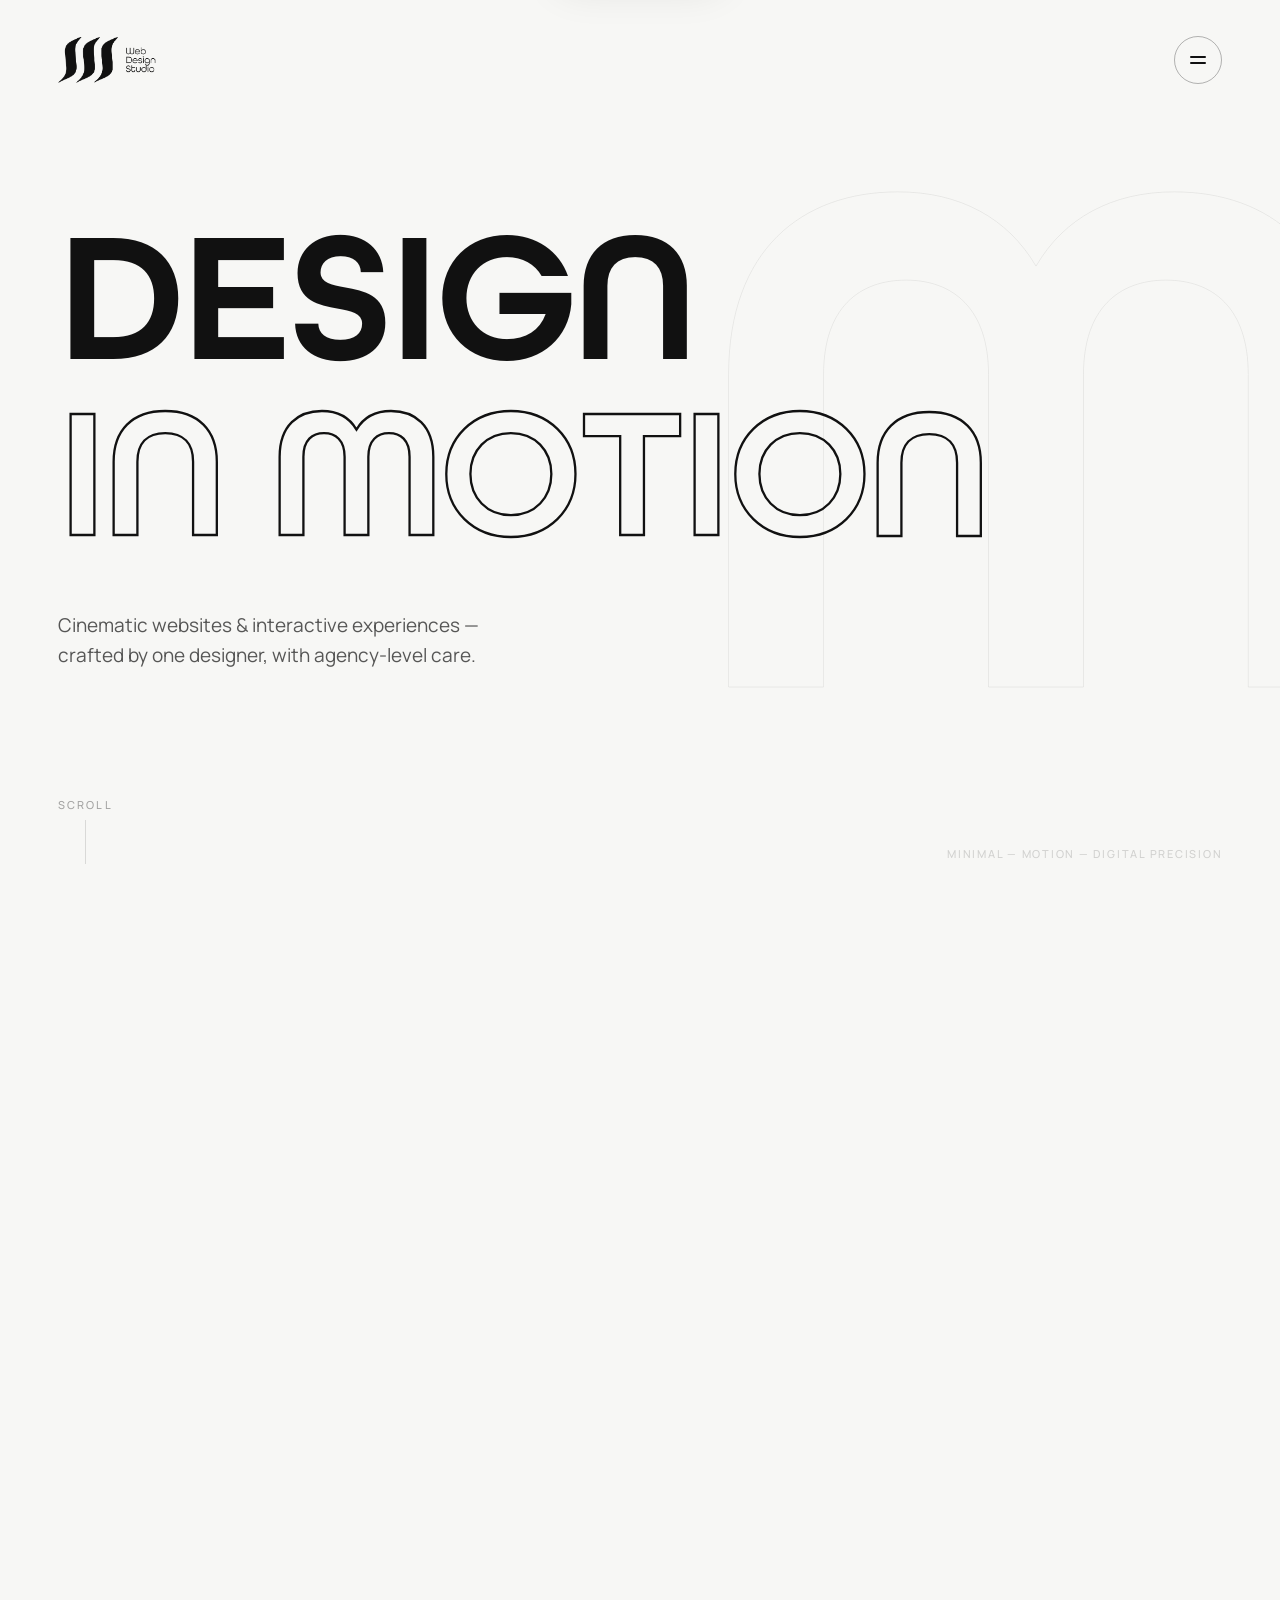
<file: index.html>
<!DOCTYPE html>
<html lang="en">

<head>
  <meta charset="UTF-8" />
  <meta name="viewport" content="width=device-width, initial-scale=1.0" />
  <title>M — Web Design Studio</title>
  <meta name="description"
    content="M is a one-person web design studio crafting cinematic websites and interactive experiences with agency-level care." />
  <link rel="icon" type="image/png" href="assets/logoicona%20pagina.png" />

  <!-- Fonts: AllRound Gothic (if installed locally) → Poppins (bundled) → system-ui -->
  <link rel="preload" href="assets/fonts/poppins-latin-600-normal.woff2" as="font" type="font/woff2" crossorigin />
  <link rel="preload" href="assets/fonts/manrope-latin-400-normal.woff2" as="font" type="font/woff2" crossorigin />
  <link rel="stylesheet" href="css/style.css?v=20261120-01" />
  <noscript>
    <style>
      .loader,
      .cursor-dot,
      .cursor-ring {
        display: none;
      }
    </style>
  </noscript>
</head>

<body>

  <!-- ══════════════════════════════════════════
       LOADER — brand logo reveal
  ═══════════════════════════════════════════ -->
  <div class="loader" aria-hidden="true">
    <img class="loader__logo" src="assets/logo.png" alt="" width="333" height="155" />
    <div class="loader__counter"><span class="loader__num">00</span></div>
    <div class="loader__bar"><span class="loader__bar-fill"></span></div>
  </div>

  <!-- ══════════════════════════════════════════
       CUSTOM CURSOR
  ═══════════════════════════════════════════ -->
  <div class="cursor-dot" aria-hidden="true"></div>
  <div class="cursor-ring" aria-hidden="true"><span class="cursor-label">View</span></div>

  <!-- film-scrubber: page progress as a hairline timeline -->
  <div class="progress" aria-hidden="true"><span class="progress__bar"></span></div>

  <!-- ══════════════════════════════════════════
       HEADER — logo + custom trigger (top state)
  ═══════════════════════════════════════════ -->
  <header class="site-head">
    <a href="#top" class="brand magnetic" aria-label="M — back to top">
      <img class="brand__img" src="assets/logo.png" alt="M — Web Design Studio" width="333" height="155" />
    </a>
    <button class="trigger magnetic menu-trigger" aria-label="Open menu" aria-expanded="false">
      <span class="trigger__ring"></span>
      <span class="trigger__bar trigger__bar--a"></span>
      <span class="trigger__bar trigger__bar--b"></span>
    </button>
  </header>

  <!-- ══════════════════════════════════════════
       FLOATING PILL NAV — appears on scroll
  ═══════════════════════════════════════════ -->
  <nav class="nav-pill" aria-label="Quick navigation">
    <a href="#top" class="nav-pill__brand" aria-label="M — back to top">
      <img src="assets/logo.png" alt="" width="333" height="155" />
    </a>
    <span class="nav-pill__sep"></span>
    <button class="nav-pill__trigger menu-trigger" aria-label="Open menu" aria-expanded="false">
      Menu <span class="nav-pill__dot"></span>
    </button>
  </nav>

  <!-- ══════════════════════════════════════════
       FULLSCREEN MENU OVERLAY
  ═══════════════════════════════════════════ -->
  <div class="menu" aria-hidden="true">
    <nav class="menu__nav" aria-label="Main navigation">
      <a class="menu__link" href="#top"><span class="menu__index">01</span><span class="menu__word">Home</span></a>
      <a class="menu__link" href="#projects"><span class="menu__index">02</span><span
          class="menu__word">Portfolio</span></a>
      <a class="menu__link" href="#studio"><span class="menu__index">03</span><span class="menu__word">Studio</span></a>
      <a class="menu__link" href="#cv"><span class="menu__index">04</span><span class="menu__word">CV</span></a>
      <a class="menu__link" href="#contact"><span class="menu__index">05</span><span
          class="menu__word">Contact</span></a>
    </nav>
    <div class="menu__foot">
      <a class="menu__mail" href="mailto:webstudiodesign.m@gmail.com">webstudiodesign.m@gmail.com</a>
      <p class="menu__loc">Italy — working worldwide</p>
    </div>
  </div>

  <!-- ScrollSmoother structure: overlays (header, menu, cursor, pill)
       live outside; only the page flow is smoothed -->
  <div id="smooth-wrapper">
    <div id="smooth-content">
      <main id="top">

        <!-- ══════════════════════════════════════
         HERO
    ═══════════════════════════════════════ -->
        <section class="hero" data-section>
          <!-- Parallax layers (slow → fast) -->
          <div class="hero__watermark" data-speed="0.35" aria-hidden="true">M</div>
          <div class="hero__inner" data-speed="1.12">

            <h1 class="hero__title">
              <span class="hero__line">Design</span>
              <span class="hero__line hero__line--outline">in&nbsp;motion</span>
            </h1>
            <p class="hero__claim">Cinematic websites &amp; interactive experiences —<br />
              crafted by one designer, with agency-level care.</p>
          </div>

          <div class="hero__foot">
            <div class="hero__scroll">
              <span>Scroll</span>
              <span class="hero__scroll-line"></span>
            </div>
            <p class="hero__meta">Minimal — Motion — Digital Precision</p>
          </div>
        </section>

        <!-- ══════════════════════════════════════
         01 · MANIFESTO / STUDIO
    ═══════════════════════════════════════ -->
        <section class="manifesto" id="studio" data-section>
          <div class="manifesto__bg" data-speed="0.5" aria-hidden="true">
            <svg viewBox="0 0 120 100" fill="none" xmlns="http://www.w3.org/2000/svg">
              <path d="M 14 88 L 14 14 L 60 66 L 106 14 L 106 88" stroke="currentColor" stroke-width="1"
                stroke-linecap="round" stroke-linejoin="round" />
            </svg>
          </div>

          <header class="section-head">
            <span class="section-head__num">01</span>
            <span class="section-head__rule" data-rule></span>
            <span class="section-head__name">Studio</span>
          </header>

          <div class="manifesto__body" data-skew>
            <p class="manifesto__text" data-lines>
              Motion is meaning. Precision is trust. I design and build websites
              the way films are directed — <em>frame by frame</em>, with intent.
              No noise, no templates. Just craft.
            </p>
            <p class="manifesto__aside" data-lines>
              M is a studio of one. Every decision — each pixel, spacing and
              timing curve — passes through a single pair of eyes. That is the
              point.
            </p>
          </div>
        </section>

        <!-- kinetic ticker — speed reacts to scroll velocity -->
        <div class="ticker" aria-hidden="true">
          <div class="ticker__track">
            <span class="ticker__item">Minimal — Motion — Cinematic — Interactive — Premium — Clean&nbsp;—&nbsp;</span>
            <span class="ticker__item">Minimal — Motion — Cinematic — Interactive — Premium — Clean&nbsp;—&nbsp;</span>
          </div>
        </div>

        <!-- ══════════════════════════════════════
         02 · PORTFOLIO — showreel, zoom parallax
         The frame scales up while pinned; the video
         starts the moment the zoom reaches full screen.
    ═══════════════════════════════════════ -->
        <section class="reel" id="work" data-section>
          <header class="section-head">
            <span class="section-head__num">02</span>
            <span class="section-head__rule" data-rule></span>
            <span class="section-head__name">Portfolio</span>
          </header>

          <div class="reel__stage">
            <!-- context around the frame — fades as the zoom takes over -->
            <h3 class="reel__bigtitle" aria-hidden="true">SHOWREEL</h3>
            <p class="reel__side reel__side--l">Maria Maturi</p>
            <p class="reel__side reel__side--r">Portfolio ©2026</p>
            <p class="reel__hint">Scroll to play</p>

            <div class="reel__frame">
              <video class="reel__video" src="assets/showreel.mp4" poster="assets/showreel-poster.jpg" muted playsinline
                loop preload="metadata"></video>
              <div class="reel__shade" aria-hidden="true"></div>
              <div class="reel__caption">
                <span class="reel__cap-title">Portfolio — Maria Maturi</span>
                <span class="reel__cap-tag">Design · Motion · Digital Precision</span>
              </div>
              <button class="reel__sound" aria-label="Attiva l'audio" aria-pressed="false">
                <span class="reel__sound-dot"></span>Sound
              </button>
            </div>
          </div>

          <div class="projects" id="projects">
            <div class="projects__head">
              <div>
                <p class="projects__eyebrow">Portfolio — Selected projects</p>
                <h2 class="projects__title">Selected <span>projects</span></h2>
              </div>
              <div class="projects__controls">
                <span class="projects__count" aria-live="polite"><b data-project-current>01</b> / 03</span>
                <button class="projects__control projects__prev" type="button" aria-label="Previous project"
                  aria-controls="projects-track">
                  <span aria-hidden="true">←</span>
                </button>
                <button class="projects__control projects__next" type="button" aria-label="Next project"
                  aria-controls="projects-track">
                  <span aria-hidden="true">→</span>
                </button>
              </div>
            </div>

            <div class="projects__track" id="projects-track" role="region" aria-label="Selected projects" tabindex="0">
              <article class="project-card">
                <a class="project-card__cover" href="paway.html" aria-label="Apri la presentazione PAWAY">
                  <span class="project-card__cover-art" aria-hidden="true">PAWAY</span>
                  <span class="project-card__cover-label">01 — Project / Presentation</span>
                  <span class="project-card__cover-title">PAWAY <span aria-hidden="true">↗</span></span>
                </a>
              </article>
              <article class="project-card project-card--roma">
                <a class="project-card__cover project-card__cover--roma" href="roma.html"
                  aria-label="Open Roma città eterna, second place in IGPDecaux Graphic Award 2026">
                  <span class="project-card__cover-art" aria-hidden="true">ROMA</span>
                  <span class="project-card__cover-label">Seconda classificata · IGPDecaux Graphic Award 2026</span>
                  <h3 class="project-card__cover-title">Roma città eterna <span>2026</span></h3>
                </a>
              </article>
              <article class="project-card project-card--video">
                <button class="project-card__cover project-card__cover--video" id="vodka-project-open" type="button"
                  aria-haspopup="dialog" aria-controls="vodka-video-preview"
                  aria-label="Riproduci il video di Absolut Vodka Festival">
                  <img class="project-card__video-poster" src="assets/vodka-festival/poster.jpg" alt=""
                    aria-hidden="true" loading="lazy" />
                  <span class="project-card__cover-label">03 — Project film</span>
                  <span class="project-card__cover-art" aria-hidden="true">VODKA</span>
                  <span class="project-card__cover-title">Absolut Vodka Festival <span aria-hidden="true">▶</span></span>
                </button>
              </article>
            </div>

            <div class="projects__pagination" role="group" aria-label="Choose a project">
              <button class="projects__dot" type="button" aria-label="Go to project 01" aria-current="true"
                data-project-dot></button>
              <button class="projects__dot" type="button" aria-label="Go to project 02" aria-current="false"
                data-project-dot></button>
              <button class="projects__dot" type="button" aria-label="Go to project 03" aria-current="false"
                data-project-dot></button>
            </div>
          </div>
        </section>

        <!-- ══════════════════════════════════════
         03 · PROCESS / SERVICES
    ═══════════════════════════════════════ -->
        <section class="services" id="process" data-section>
          <header class="section-head">
            <span class="section-head__num">03</span>
            <span class="section-head__rule" data-rule></span>
            <span class="section-head__name">Process</span>
          </header>

          <ul class="services__list" data-skew>
            <li class="service" data-count="01">
              <span class="service__fill" aria-hidden="true"></span>
              <span class="service__index">/&nbsp;<b data-num>00</b> — Phase</span>
              <h3 class="service__name">Design</h3>
              <p class="service__desc">Art direction, identity and interfaces with editorial clarity.</p>
              <span class="service__rule" data-rule></span>
            </li>
            <li class="service" data-count="02">
              <span class="service__fill" aria-hidden="true"></span>
              <span class="service__index">/&nbsp;<b data-num>00</b> — Phase</span>
              <h3 class="service__name">Development</h3>
              <p class="service__desc">Hand-built front-ends. Clean code, 60fps, zero bloat.</p>
              <span class="service__rule" data-rule></span>
            </li>
            <li class="service" data-count="03">
              <span class="service__fill" aria-hidden="true"></span>
              <span class="service__index">/&nbsp;<b data-num>00</b> — Phase</span>
              <h3 class="service__name">Motion</h3>
              <p class="service__desc">GSAP choreography — scroll, hover and cuts that feel directed.</p>
              <span class="service__rule" data-rule></span>
            </li>
            <li class="service" data-count="04">
              <span class="service__fill" aria-hidden="true"></span>
              <span class="service__index">/&nbsp;<b data-num>00</b> — Phase</span>
              <h3 class="service__name">Strategy</h3>
              <p class="service__desc">Positioning, structure and content that build trust.</p>
              <span class="service__rule" data-rule></span>
            </li>
          </ul>
        </section>

        <!-- ══════════════════════════════════════
         04 · CV
    ═══════════════════════════════════════ -->
        <section class="cv" id="cv" data-section>
          <header class="section-head">
            <span class="section-head__num">04</span>
            <span class="section-head__rule" data-rule></span>
            <span class="section-head__name">Curriculum</span>
          </header>

          <div class="cv__body">
            <p class="cv__eyebrow">Maria Maturi — Profile &amp; experience</p>
            <h2 class="cv__title">A little more<br /><span>about my work.</span></h2>
            <div class="cv__bottom">
              <p class="cv__text">Discover my background, skills and selected experience in my CV.</p>
              <a class="cv__download magnetic" href="assets/cv-maria-maturi.pdf" download data-cursor="link">
                <span>Download CV <small>PDF</small></span>
                <span class="cv__arrow" aria-hidden="true">↓</span>
              </a>
            </div>
          </div>
          <span class="cv__watermark" aria-hidden="true">CV</span>
        </section>

        <!-- ══════════════════════════════════════
         05 · CONTACT (dark, interactive)
    ═══════════════════════════════════════ -->
        <section class="cta" id="contact" data-section>
          <!-- parallax electric halo behind the headline -->
          <div class="cta__glow" data-speed="0.55" aria-hidden="true"></div>

          <header class="section-head section-head--dark">
            <span class="section-head__num">05</span>
            <span class="section-head__rule" data-rule></span>
            <span class="section-head__name">Contact</span>
          </header>

          <div class="cta__body">
            <p class="cta__eyebrow"><span class="cta__pulse"></span>Available for select projects — 2026</p>

            <h2 class="cta__title" data-fill>
              <span class="cta__line">Let’s make</span>
              <span class="cta__line">something</span>
              <span class="cta__line cta__line--em">worth watching</span>
            </h2>

            <div class="cta__panel">
              <a class="cta__mail magnetic" href="mailto:webstudiodesign.m@gmail.com" data-cursor="link">
                <span class="cta__mail-top">Start a project</span>
                <span class="cta__mail-addr">
                  <span class="cta__mail-text">webstudiodesign.m@gmail.com</span>
                  <span class="cta__mail-arrow" aria-hidden="true">→</span>
                </span>
              </a>
            </div>
          </div>
        </section>

        <!-- ══════════════════════════════════════
         FOOTER (dark)
    ═══════════════════════════════════════ -->
        <footer class="footer" data-section>
          <div class="footer__watermark" data-speed="0.68" aria-hidden="true">
            <img src="assets/logo.png" alt="" width="333" height="155" />
          </div>

          <a class="footer__lead" href="mailto:webstudiodesign.m@gmail.com" data-fill data-cursor="link">
            <span class="footer__lead-line">Let’s talk</span>
          </a>

          <div class="footer__grid">
            <div class="footer__col footer__col--brand">
              <a href="#top" class="footer__brand magnetic" aria-label="M — back to top">
                <img src="assets/logo.png" alt="M — Web Design Studio" width="333" height="155" />
              </a>
              <p class="footer__blurb">One-person studio, agency-level care. Cinematic websites &amp; interactive
                experiences, designed and built end to end.</p>
            </div>

            <nav class="footer__col" aria-label="Sitemap">
              <span class="footer__label">Sitemap</span>
              <a class="footer__link u-line" href="#top">Home</a>
              <a class="footer__link u-line" href="#projects">Portfolio</a>
              <a class="footer__link u-line" href="#studio">Studio</a>
              <a class="footer__link u-line" href="#process">Process</a>
              <a class="footer__link u-line" href="#cv">CV</a>
              <a class="footer__link u-line" href="#contact">Contact</a>
            </nav>

            <nav class="footer__col" aria-label="Social">
              <span class="footer__label">Elsewhere</span>
              <a class="footer__link u-line" href="#" rel="noopener">Instagram</a>
              <a class="footer__link u-line" href="#" rel="noopener">LinkedIn</a>
              <a class="footer__link u-line" href="#" rel="noopener">Behance</a>
              <a class="footer__link u-line" href="mailto:webstudiodesign.m@gmail.com">Email</a>
            </nav>

            <div class="footer__col footer__col--say">
              <span class="footer__label">Say hello</span>
              <a class="footer__mail u-line" href="mailto:webstudiodesign.m@gmail.com" aria-label="Send an email to webstudiodesign.m@gmail.com" data-cursor="link">webstudiodesign.m@gmail.com</a>
              <button class="footer__top magnetic" type="button" data-top>
                <span>Back to top</span>
                <span class="footer__top-arrow" aria-hidden="true">↑</span>
              </button>
            </div>
          </div>

          <div class="footer__base">
            <p class="footer__credit">©&nbsp;<span data-year>2026</span> M — Designed &amp; built by Maria Maturi</p>
            <p class="footer__credit footer__credit--r">Italy · <span class="cta__clock" data-clock>—</span> local</p>
          </div>
        </footer>

      </main>
    </div><!-- /smooth-content -->
  </div><!-- /smooth-wrapper -->

  <dialog class="cv-preview" id="cv-preview" aria-labelledby="cv-preview-title">
    <header class="cv-preview__head">
      <div>
        <p class="cv-preview__eyebrow">Maria Maturi — Curriculum vitae</p>
        <h2 class="cv-preview__title" id="cv-preview-title">CV <span>/</span> PDF</h2>
      </div>
      <div class="cv-preview__actions">
        <a class="cv-preview__download" href="assets/cv-maria-maturi.pdf" download data-cursor="link">
          Download PDF <span aria-hidden="true">↓</span>
        </a>
        <button class="cv-preview__close" type="button" aria-label="Close preview">×</button>
      </div>
    </header>
    <div class="cv-preview__frame">
      <img src="assets/cv-maria-maturi-preview.png" alt="CV of Maria Maturi — full-page preview" />
    </div>
  </dialog>

  <dialog class="cv-preview project-video-preview" id="vodka-video-preview"
    aria-labelledby="vodka-video-title">
    <header class="cv-preview__head">
      <div>
        <p class="cv-preview__eyebrow">Project film</p>
        <h2 class="cv-preview__title" id="vodka-video-title">Absolut Vodka Festival <span>/</span> Video</h2>
      </div>
      <button class="cv-preview__close project-video-preview__close" type="button" aria-label="Chiudi video">×</button>
    </header>
    <p class="project-video-preview__status" role="status" aria-live="polite"></p>
    <div class="cv-preview__frame">
      <video controls playsinline preload="none" aria-label="Video del progetto Absolut Vodka Festival">
        <source src="assets/vodka-festival/vodka-festival.mp4" type="video/mp4" />
      </video>
    </div>
  </dialog>

  <!-- GSAP core + plugins (local, no CDN) -->
  <script src="vendor/gsap.min.js"></script>
  <script src="vendor/ScrollTrigger.min.js"></script>
  <script src="vendor/ScrollSmoother.min.js"></script>
  <script src="vendor/SplitText.min.js"></script>
  <script src="vendor/DrawSVGPlugin.min.js"></script>
  <script src="js/main.js"></script>
</body>

</html>
</file>
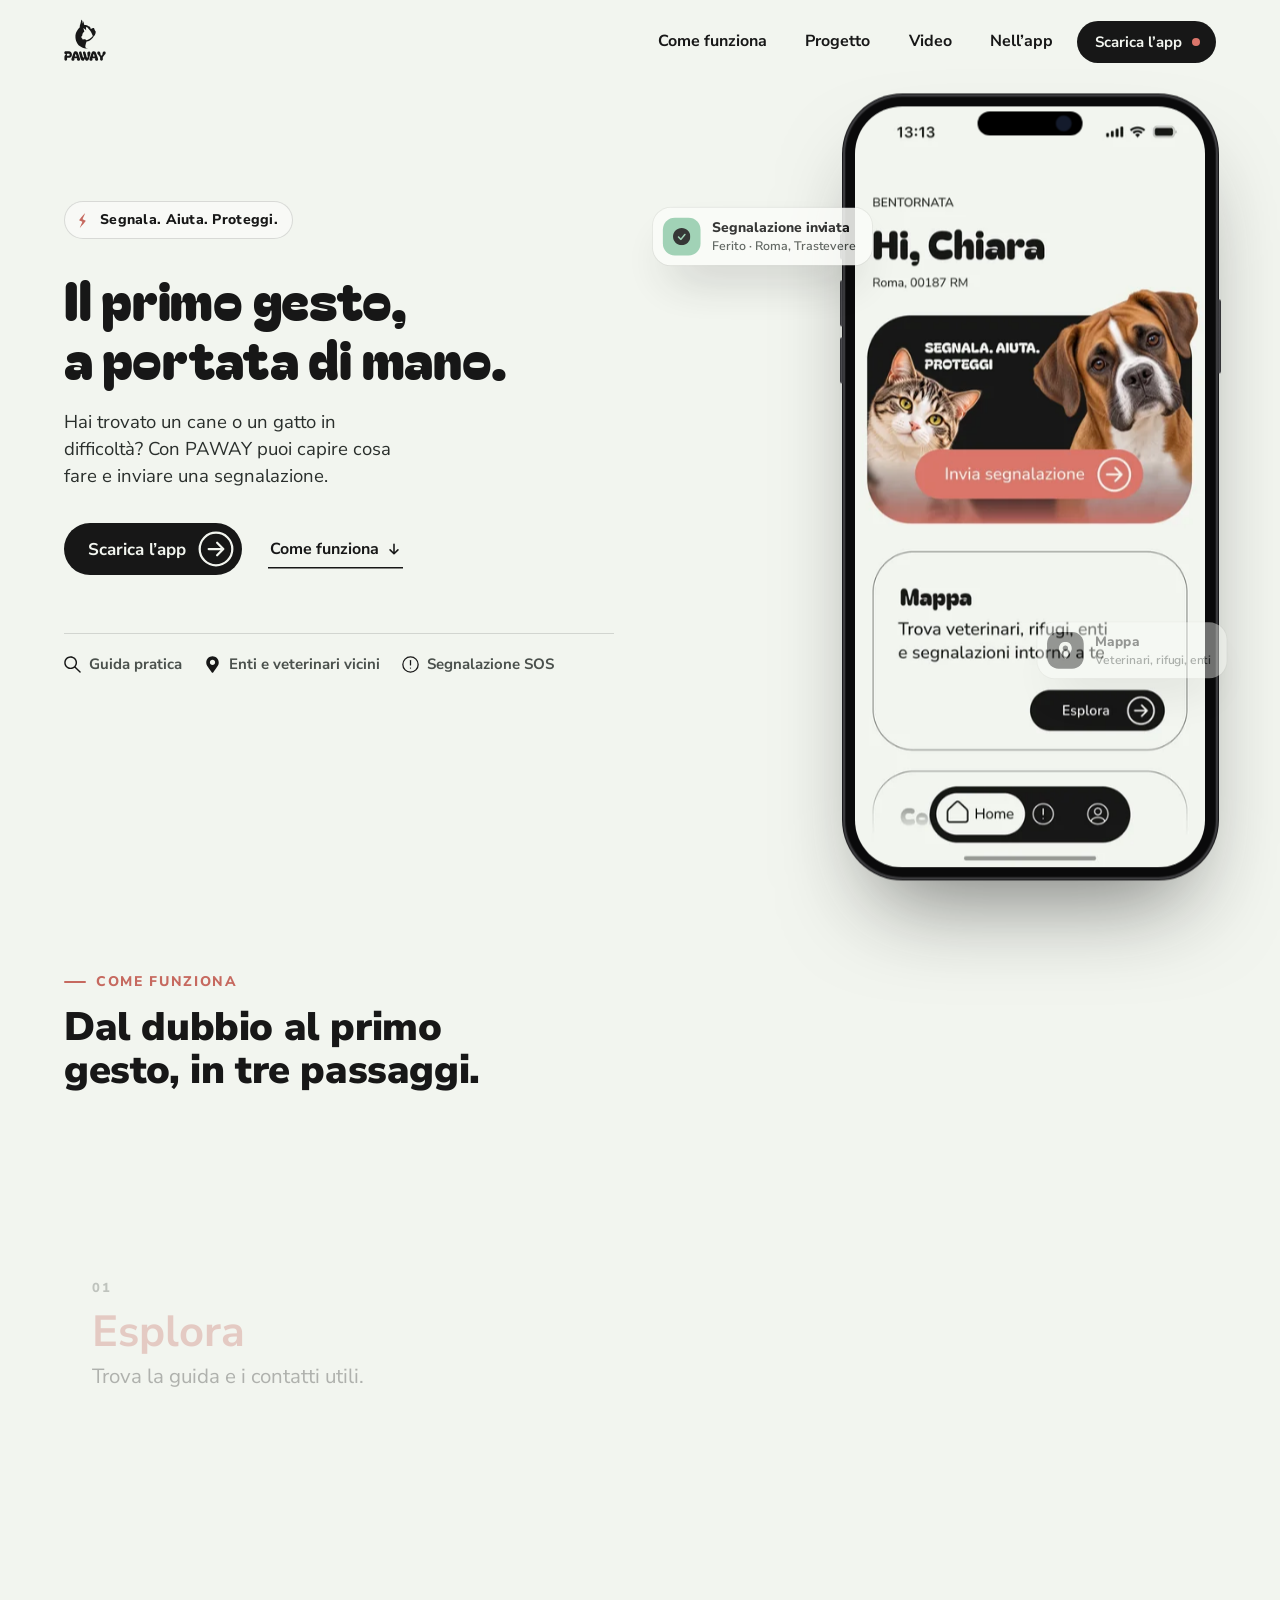
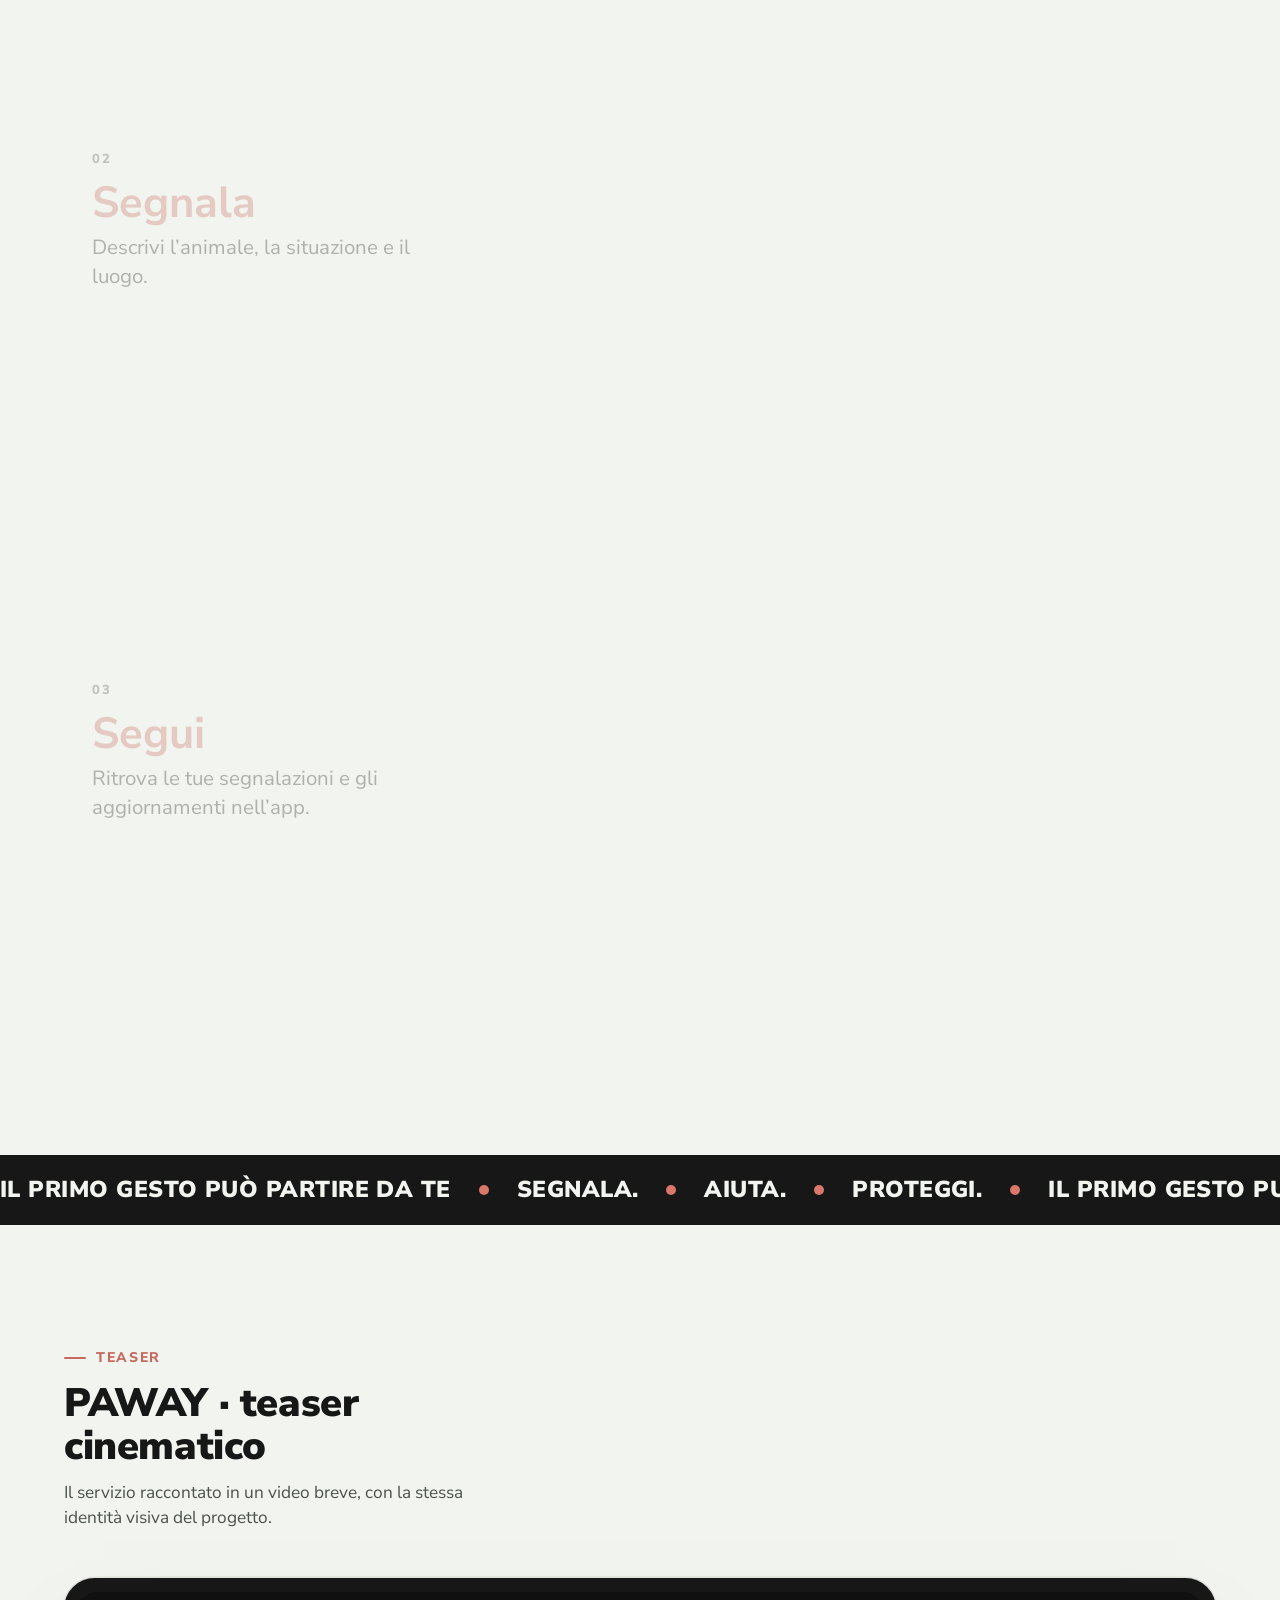
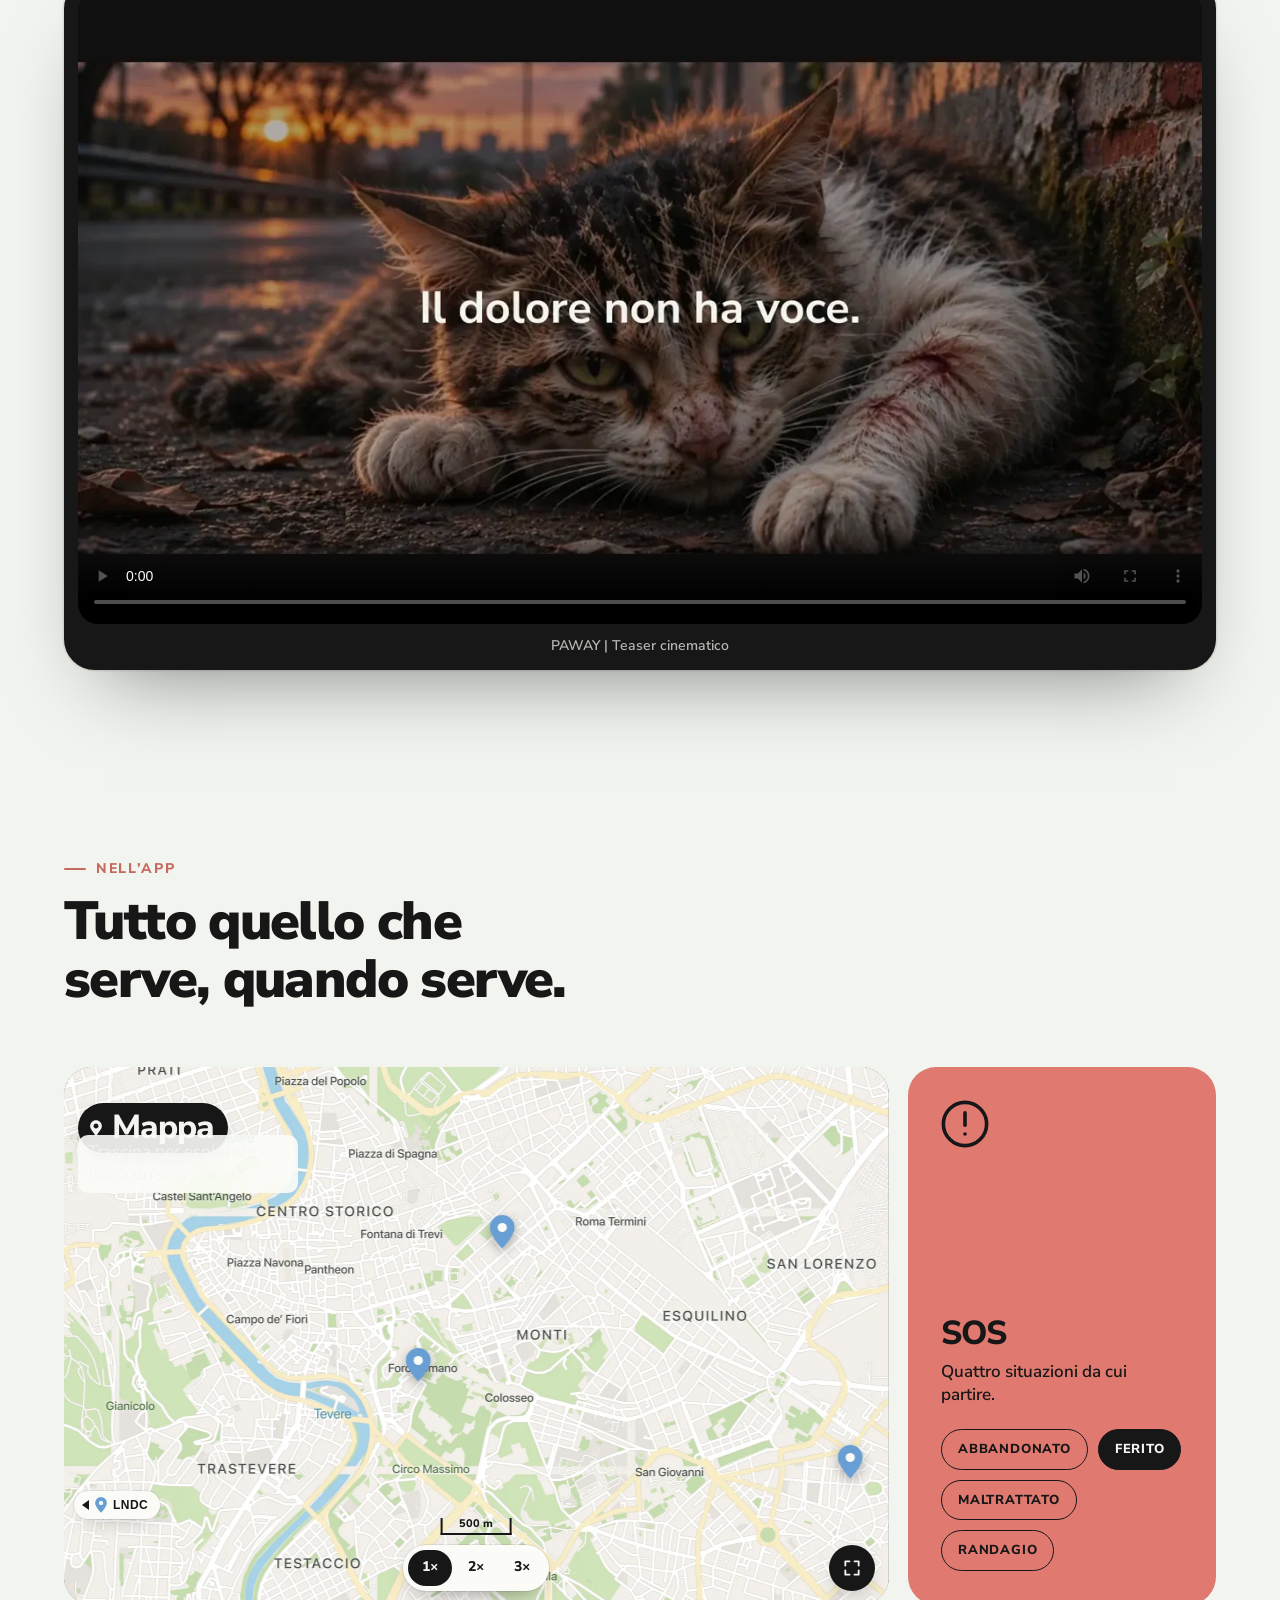
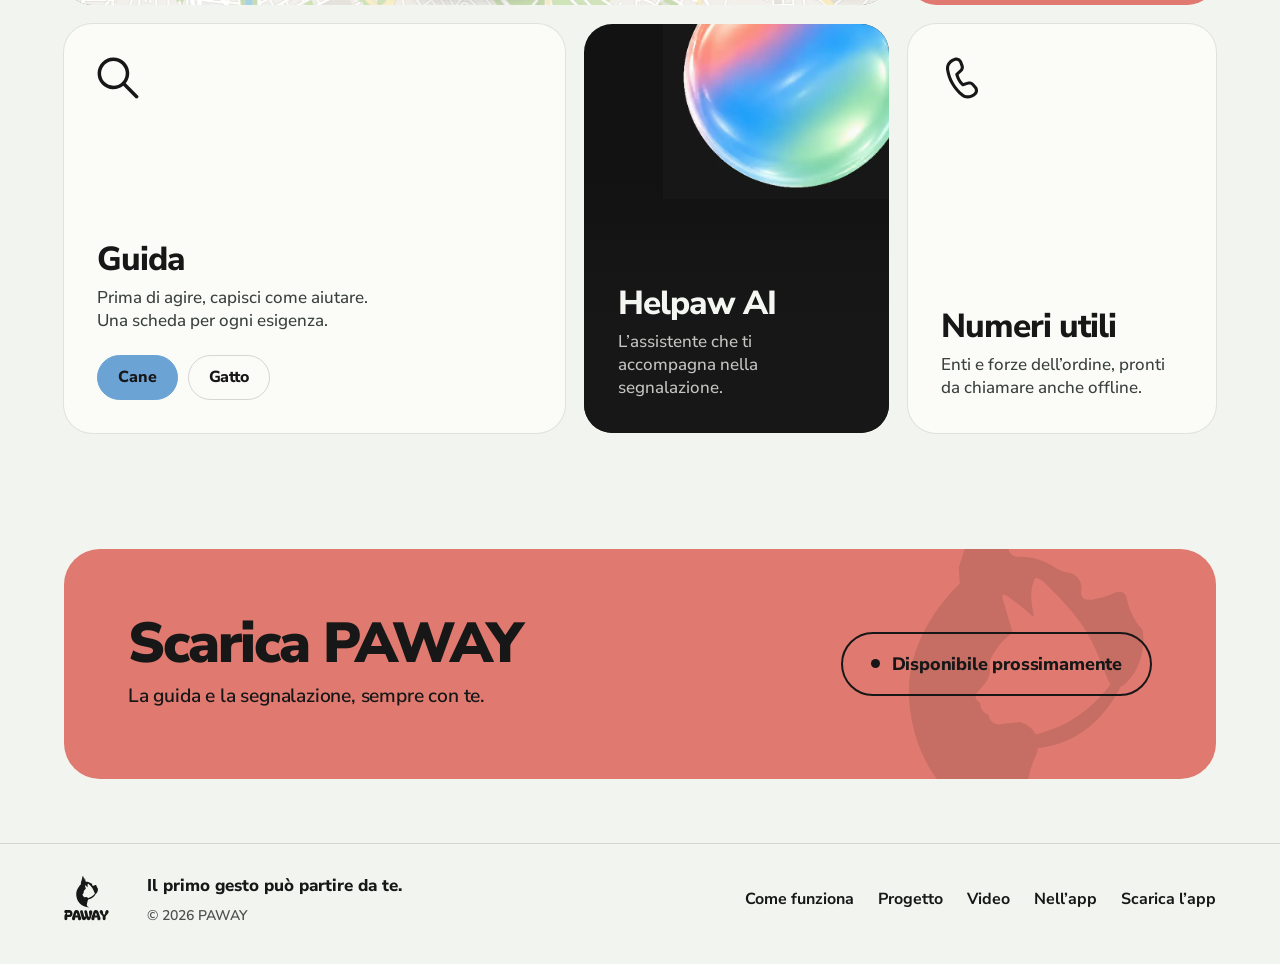
<file: paway/index.html>
<!DOCTYPE html>
<html lang="it">
<head>
  <meta charset="UTF-8" />
  <meta name="viewport" content="width=device-width, initial-scale=1.0" />
  <title>PAWAY — Il primo gesto, a portata di mano.</title>
  <meta name="description" content="Hai trovato un cane o un gatto in difficoltà? Con PAWAY puoi capire cosa fare e inviare una segnalazione." />
  <meta name="theme-color" content="#F2F5EF" />
  <link rel="icon" href="assets/favicon.svg" type="image/svg+xml" />
  <link rel="preload" href="assets/fonts/bagel-fat-one-latin-400.woff2" as="font" type="font/woff2" crossorigin />
  <link rel="preload" href="assets/fonts/nunito-sans-latin.woff2" as="font" type="font/woff2" crossorigin />
  <link rel="stylesheet" href="css/style.css?v=17" />
  <script>
    /* Decide prima del primo disegno se la pagina userà la scena con il telefono fisso e l’ingresso animato */
    (function () {
      var ok = window.matchMedia && window.matchMedia("(prefers-reduced-motion: no-preference)").matches;
      if (!ok) return;
      document.documentElement.classList.add("has-motion");
      if (window.matchMedia("(min-width: 900px) and (min-height: 620px)").matches) document.documentElement.classList.add("is-stage");
    })();
  </script>
</head>
<body>
  <a class="skip" href="#contenuto">Vai al contenuto</a>

  <header class="site-head" data-head>
    <div class="site-head__in">
      <a class="brand" href="#top" aria-label="PAWAY, torna all’inizio">
        <img src="assets/paway-logo.svg" alt="PAWAY" width="159" height="198" />
      </a>
      <nav class="nav" aria-label="Sezioni">
        <a href="#come-funziona">Come funziona</a>
        <a href="progetto.html">Progetto</a>
        <a href="#presentazione">Video</a>
        <a href="#nell-app">Nell’app</a>
      </nav>
      <a class="btn btn--sm" href="#download">Scarica l’app <span class="btn__dot" aria-hidden="true"></span></a>
    </div>
  </header>

  <main id="contenuto">
    <div class="stage" data-stage>
      <section class="hero" id="top" aria-labelledby="hero-title">
        <p class="eyebrow" data-intro>
          <svg class="ico" aria-hidden="true"><use href="assets/icons.svg#i-bolt" /></svg>
          Segnala. Aiuta. Proteggi.
        </p>
        <h1 class="hero__title" id="hero-title" data-intro><span class="hero__line">Il primo gesto,</span> <span class="hero__line">a portata di&nbsp;mano.</span></h1>
        <p class="hero__text" data-intro>Hai trovato un cane o un gatto in difficoltà? Con PAWAY puoi capire cosa fare e inviare una segnalazione.</p>
        <div class="hero__actions" data-intro>
          <a class="btn" href="#download">
            Scarica l’app
            <svg class="btn__icon" viewBox="0 0 32 32" aria-hidden="true"><circle cx="16" cy="16" r="14.5" fill="none" stroke="currentColor" stroke-width="2" /><path d="M9.5 16h12M17 10.5l5.5 5.5-5.5 5.5" fill="none" stroke="currentColor" stroke-width="2" stroke-linecap="round" stroke-linejoin="round" /></svg>
          </a>
          <a class="link" href="#come-funziona">Come funziona
            <svg viewBox="0 0 16 16" aria-hidden="true"><path d="M8 2.5v11M3.5 9 8 13.5 12.5 9" fill="none" stroke="currentColor" stroke-width="1.8" stroke-linecap="round" stroke-linejoin="round" /></svg>
          </a>
        </div>
        <ul class="facts" data-intro>
          <li><svg class="ico" aria-hidden="true"><use href="assets/icons.svg#i-search" /></svg>Guida pratica</li>
          <li><svg class="ico" aria-hidden="true"><use href="assets/icons.svg#i-pin" /></svg>Enti e veterinari vicini</li>
          <li><svg class="ico" aria-hidden="true"><use href="assets/icons.svg#i-alert" /></svg>Segnalazione SOS</li>
        </ul>
      </section>

      <div class="device-col">
        <div class="chip chip--sent" data-chip aria-hidden="true">
          <span class="chip__ico chip__ico--ok"><svg><use href="assets/icons.svg#i-check" /></svg></span>
          <span><strong>Segnalazione inviata</strong><small>Ferito · Roma, Trastevere</small></span>
        </div>
        <div class="chip chip--map" data-chip aria-hidden="true">
          <span class="chip__ico"><svg><use href="assets/icons.svg#i-pin" /></svg></span>
          <span><strong>Mappa</strong><small>Veterinari, rifugi, enti</small></span>
        </div>

        <div class="device-sticky">
          <figure class="device" data-device>
            <span class="device__btn device__btn--action" aria-hidden="true"></span>
            <span class="device__btn device__btn--up" aria-hidden="true"></span>
            <span class="device__btn device__btn--down" aria-hidden="true"></span>
            <span class="device__btn device__btn--side" aria-hidden="true"></span>
            <img class="device__screen is-active" data-screen="0"
              src="assets/img/app-home.webp"
              srcset="assets/img/app-home-sm.webp 402w, assets/img/app-home.webp 804w"
              sizes="(min-width: 900px) 360px, 280px"
              width="804" height="1748" fetchpriority="high" decoding="async"
              alt="La home di PAWAY: il pulsante Invia segnalazione e la scheda Mappa con veterinari, rifugi ed enti vicini." />
            <img class="device__screen" data-screen="1"
              src="assets/img/app-guida.webp"
              srcset="assets/img/app-guida-sm.webp 402w, assets/img/app-guida.webp 804w"
              sizes="360px" width="804" height="1748" loading="lazy" decoding="async"
              alt="La guida di PAWAY: un manuale pratico, la ricerca e le schede per cane e gatto." />
            <img class="device__screen" data-screen="2"
              src="assets/img/app-segnala.webp"
              srcset="assets/img/app-segnala-sm.webp 402w, assets/img/app-segnala.webp 804w"
              sizes="360px" width="804" height="1748" loading="lazy" decoding="async"
              alt="La segnalazione SOS: scegli tra abbandonato, ferito, maltrattato e randagio." />
            <img class="device__screen" data-screen="3"
              src="assets/img/app-aggiornamenti.webp"
              srcset="assets/img/app-aggiornamenti-sm.webp 402w, assets/img/app-aggiornamenti.webp 804w"
              sizes="360px" width="804" height="1748" loading="lazy" decoding="async"
              alt="Gli aggiornamenti: età, salute e stato attuale degli animali segnalati." />
          </figure>
        </div>
      </div>

      <section class="how" id="come-funziona" aria-labelledby="how-title">
        <p class="kicker">Come funziona</p>
        <h2 class="how__title" id="how-title">Dal dubbio al primo gesto, in tre passaggi.</h2>
        <ol class="steps">
          <li class="step" data-step="1">
            <img class="step__thumb" src="assets/img/app-guida-sm.webp" width="402" height="874" loading="lazy" decoding="async" alt="" />
            <div class="step__body">
              <span class="step__num" aria-hidden="true">01</span>
              <h3 class="step__name">Esplora</h3>
              <p>Trova la guida e i contatti utili.</p>
            </div>
          </li>
          <li class="step" data-step="2">
            <img class="step__thumb" src="assets/img/app-segnala-sm.webp" width="402" height="874" loading="lazy" decoding="async" alt="" />
            <div class="step__body">
              <span class="step__num" aria-hidden="true">02</span>
              <h3 class="step__name">Segnala</h3>
              <p>Descrivi l’animale, la situazione e il luogo.</p>
            </div>
          </li>
          <li class="step" data-step="3">
            <img class="step__thumb" src="assets/img/app-aggiornamenti-sm.webp" width="402" height="874" loading="lazy" decoding="async" alt="" />
            <div class="step__body">
              <span class="step__num" aria-hidden="true">03</span>
              <h3 class="step__name">Segui</h3>
              <p>Ritrova le tue segnalazioni e gli aggiornamenti nell’app.</p>
            </div>
          </li>
        </ol>
      </section>
    </div>

    <div class="band" aria-hidden="true">
      <div class="band__track">
        <span>Il primo gesto può partire da te</span><i></i>
        <span>Segnala.</span><i></i><span>Aiuta.</span><i></i><span>Proteggi.</span><i></i>
        <span>Il primo gesto può partire da te</span><i></i>
        <span>Segnala.</span><i></i><span>Aiuta.</span><i></i><span>Proteggi.</span><i></i>
      </div>
    </div>

    <section class="film" id="presentazione" aria-labelledby="film-title">
      <div class="film__head">
        <p class="kicker">Teaser</p>
        <h2 id="film-title">PAWAY · teaser cinematico</h2>
        <p class="film__lead">Il servizio raccontato in un video breve, con la stessa identità visiva del progetto.</p>
      </div>
      <figure class="film__frame" data-reveal data-film>
        <video class="film__video" data-film-video controls playsinline preload="metadata" width="1920" height="1080"
          poster="assets/img/paway-teaser-poster.webp" aria-label="PAWAY · teaser cinematico">
          <source src="assets/video/paway-teaser-cinematico.mp4" type="video/mp4" />
        </video>
        <figcaption class="film__cap">PAWAY | Teaser cinematico</figcaption>
      </figure>
    </section>

    <section class="features" id="nell-app" aria-labelledby="features-title">
      <div class="features__head">
        <p class="kicker">Nell’app</p>
        <h2 id="features-title">Tutto quello che serve, quando serve.</h2>
      </div>
      <div class="bento">
        <article class="tile tile--ink tile--wide tile--map" data-reveal>
          <div class="map" data-map aria-label="Mappa interattiva di Roma con i punti PAWAY. Trascina per esplorare, scegli un segnaposto per i dettagli.">
            <div class="map__world" data-map-world>
              <img class="map__img" src="assets/img/app-mappa.webp" width="1662" height="2300" loading="lazy" decoding="async" draggable="false"
                alt="La mappa di PAWAY: Roma dal centro storico a San Giovanni." />
              <svg class="map__route" data-map-route viewBox="0 0 830.8 1150" preserveAspectRatio="none" aria-hidden="true"><path d="" /></svg>
              <span class="map__you" data-map-you aria-hidden="true"></span>
              <button class="map__pin" type="button" data-map-pin="enpa" aria-label="ENPA Roma, Associazione · Cani e gatti"><svg viewBox="0 0 25 34" aria-hidden="true"><path d="M12.5 33.5C12.5 33.5 25 20.4 25 12.5A12.5 12.5 0 0 0 0 12.5C0 20.4 12.5 33.5 12.5 33.5Z"/><circle class="map__pin-dot" cx="12.5" cy="12.5" r="4.6"/></svg></button>
              <button class="map__pin" type="button" data-map-pin="vigili" aria-label="Vigili del Fuoco, Comando · Roma"><svg viewBox="0 0 25 34" aria-hidden="true"><path d="M12.5 33.5C12.5 33.5 25 20.4 25 12.5A12.5 12.5 0 0 0 0 12.5C0 20.4 12.5 33.5 12.5 33.5Z"/><circle class="map__pin-dot" cx="12.5" cy="12.5" r="4.6"/></svg></button>
              <button class="map__pin" type="button" data-map-pin="polizia" aria-label="Polizia Locale, Comando generale · Roma"><svg viewBox="0 0 25 34" aria-hidden="true"><path d="M12.5 33.5C12.5 33.5 25 20.4 25 12.5A12.5 12.5 0 0 0 0 12.5C0 20.4 12.5 33.5 12.5 33.5Z"/><circle class="map__pin-dot" cx="12.5" cy="12.5" r="4.6"/></svg></button>
            </div>

            <button class="map__edge" type="button" data-map-pin="lndc" aria-label="LNDC · Ostia, fuori dalla mappa, a sud-ovest">
              <svg viewBox="0 0 25 34" aria-hidden="true"><path d="M12.5 33.5C12.5 33.5 25 20.4 25 12.5A12.5 12.5 0 0 0 0 12.5C0 20.4 12.5 33.5 12.5 33.5Z"/><circle class="map__pin-dot" cx="12.5" cy="12.5" r="4.6"/></svg>
              <span>LNDC</span>
            </button>

            <h3 class="map__title"><svg class="ico" aria-hidden="true"><use href="assets/icons.svg#i-pin" /></svg>Mappa</h3>
            <p class="map__hint" data-map-hint>Trascina per esplorare · tocca un segnaposto</p>

            <div class="map__scale" data-map-scale aria-hidden="true"><span>500 m</span></div>
            <div class="map__zoom" role="group" aria-label="Zoom">
              <button type="button" data-map-zoom="1" aria-pressed="true">1×</button>
              <button type="button" data-map-zoom="2" aria-pressed="false">2×</button>
              <button type="button" data-map-zoom="3" aria-pressed="false">3×</button>
            </div>
            <button class="map__expand" type="button" data-map-expand aria-label="Apri la mappa a schermo intero" aria-pressed="false">
              <svg viewBox="0 0 24 24" aria-hidden="true"><path d="M4 9V4h5M20 9V4h-5M4 15v5h5M20 15v5h-5" fill="none" stroke="currentColor" stroke-width="2.2" stroke-linecap="round" stroke-linejoin="round"/></svg>
            </button>

            <div class="map__sheet" data-map-sheet hidden>
              <button class="map__sheet-close" type="button" data-map-close aria-label="Chiudi la scheda"></button>
              <div class="map__card" role="dialog" aria-modal="false" aria-labelledby="map-card-title">
                <h4 class="map__card-title" id="map-card-title" data-card="name"></h4>
                <p class="map__card-kind" data-card="kind"></p>
                <p class="map__card-addr" data-card="address"></p>
                <div class="map__card-foot">
                  <p class="map__card-zone"><span data-card="zone"></span><small>Zona di Roma</small></p>
                  <button class="map__card-btn" type="button" data-map-directions>Indicazioni
                    <svg viewBox="0 0 32 32" aria-hidden="true"><circle cx="16" cy="16" r="14.5" fill="none" stroke="currentColor" stroke-width="2"/><path d="M9.5 16h12M17 10.5l5.5 5.5-5.5 5.5" fill="none" stroke="currentColor" stroke-width="2" stroke-linecap="round" stroke-linejoin="round"/></svg>
                  </button>
                </div>
                <div class="map__dir" data-map-dir hidden>
                  <p class="map__dir-row"><i class="map__dir-dot map__dir-dot--you"></i>Tua posizione<strong data-card="time"></strong></p>
                  <p class="map__dir-row"><i class="map__dir-dot"></i><span data-card="short"></span><small data-card="distance"></small></p>
                  <p class="map__dir-note">Punti sulla mappa · traffico non incluso</p>
                  <a class="map__dir-go" data-map-navigate href="#" target="_blank" rel="noopener">Naviga</a>
                </div>
              </div>
            </div>
          </div>
        </article>
        <article class="tile tile--coral" data-reveal>
          <svg class="tile__ico" aria-hidden="true"><use href="assets/icons.svg#i-alert" /></svg>
          <h3>SOS</h3>
          <p>Quattro situazioni da cui partire.</p>
          <ul class="pills">
            <li>Abbandonato</li><li class="is-on">Ferito</li><li>Maltrattato</li><li>Randagio</li>
          </ul>
        </article>
        <article class="tile" data-reveal>
          <svg class="tile__ico" aria-hidden="true"><use href="assets/icons.svg#i-search" /></svg>
          <h3>Guida</h3>
          <p>Prima di agire, capisci come aiutare. Una scheda per ogni esigenza.</p>
          <div class="toggle" aria-hidden="true"><span class="is-on">Cane</span><span>Gatto</span></div>
        </article>
        <article class="tile tile--ink tile--orb" data-reveal>
          <video class="tile__orb" data-orb muted loop playsinline preload="metadata" poster="assets/img/helpaw-orb.webp" width="720" height="640" aria-hidden="true" tabindex="-1">
            <source src="assets/img/helpaw-orb.mp4" type="video/mp4" />
          </video>
          <h3>Helpaw AI</h3>
          <p>L’assistente che ti accompagna nella segnalazione.</p>
        </article>
        <article class="tile" data-reveal>
          <svg class="tile__ico" aria-hidden="true"><use href="assets/icons.svg#i-phone" /></svg>
          <h3>Numeri utili</h3>
          <p>Enti e forze dell’ordine, pronti da chiamare anche offline.</p>
        </article>
      </div>
    </section>

    <section class="download" id="download" aria-labelledby="download-title" tabindex="-1">
      <div class="download__card" data-reveal>
        <svg class="download__mark" viewBox="41 13 80 113" aria-hidden="true" focusable="false"><use href="assets/paway-logo.svg#mark" /></svg>
        <div class="download__copy">
          <h2 class="download__title" id="download-title">Scarica PAWAY</h2>
          <p class="download__text">La guida e la segnalazione, sempre con te.</p>
        </div>
        <div class="stores" data-stores>
          <p class="stores__soon">Disponibile prossimamente</p>
        </div>
      </div>
    </section>
  </main>

  <footer class="footer">
    <div class="footer__in">
      <a class="brand brand--foot" href="#top" aria-label="PAWAY, torna all’inizio">
        <img src="assets/paway-logo.svg" alt="PAWAY" width="159" height="198" />
      </a>
      <p class="footer__tag">Il primo gesto può partire da te.</p>
      <nav class="footer__nav" aria-label="Sezioni, piè di pagina">
        <a href="#come-funziona">Come funziona</a>
        <a href="progetto.html">Progetto</a>
        <a href="#presentazione">Video</a>
        <a href="#nell-app">Nell’app</a>
        <a href="#download">Scarica l’app</a>
      </nav>
      <p class="footer__copy">© <span data-year>2026</span> PAWAY</p>
    </div>
  </footer>

  <script src="vendor/gsap.min.js"></script>
  <script src="vendor/ScrollTrigger.min.js"></script>
  <script src="vendor/lenis.min.js"></script>
  <script src="js/config.js?v=10"></script>
  <script src="js/main.js?v=10"></script>
</body>
</html>
</file>
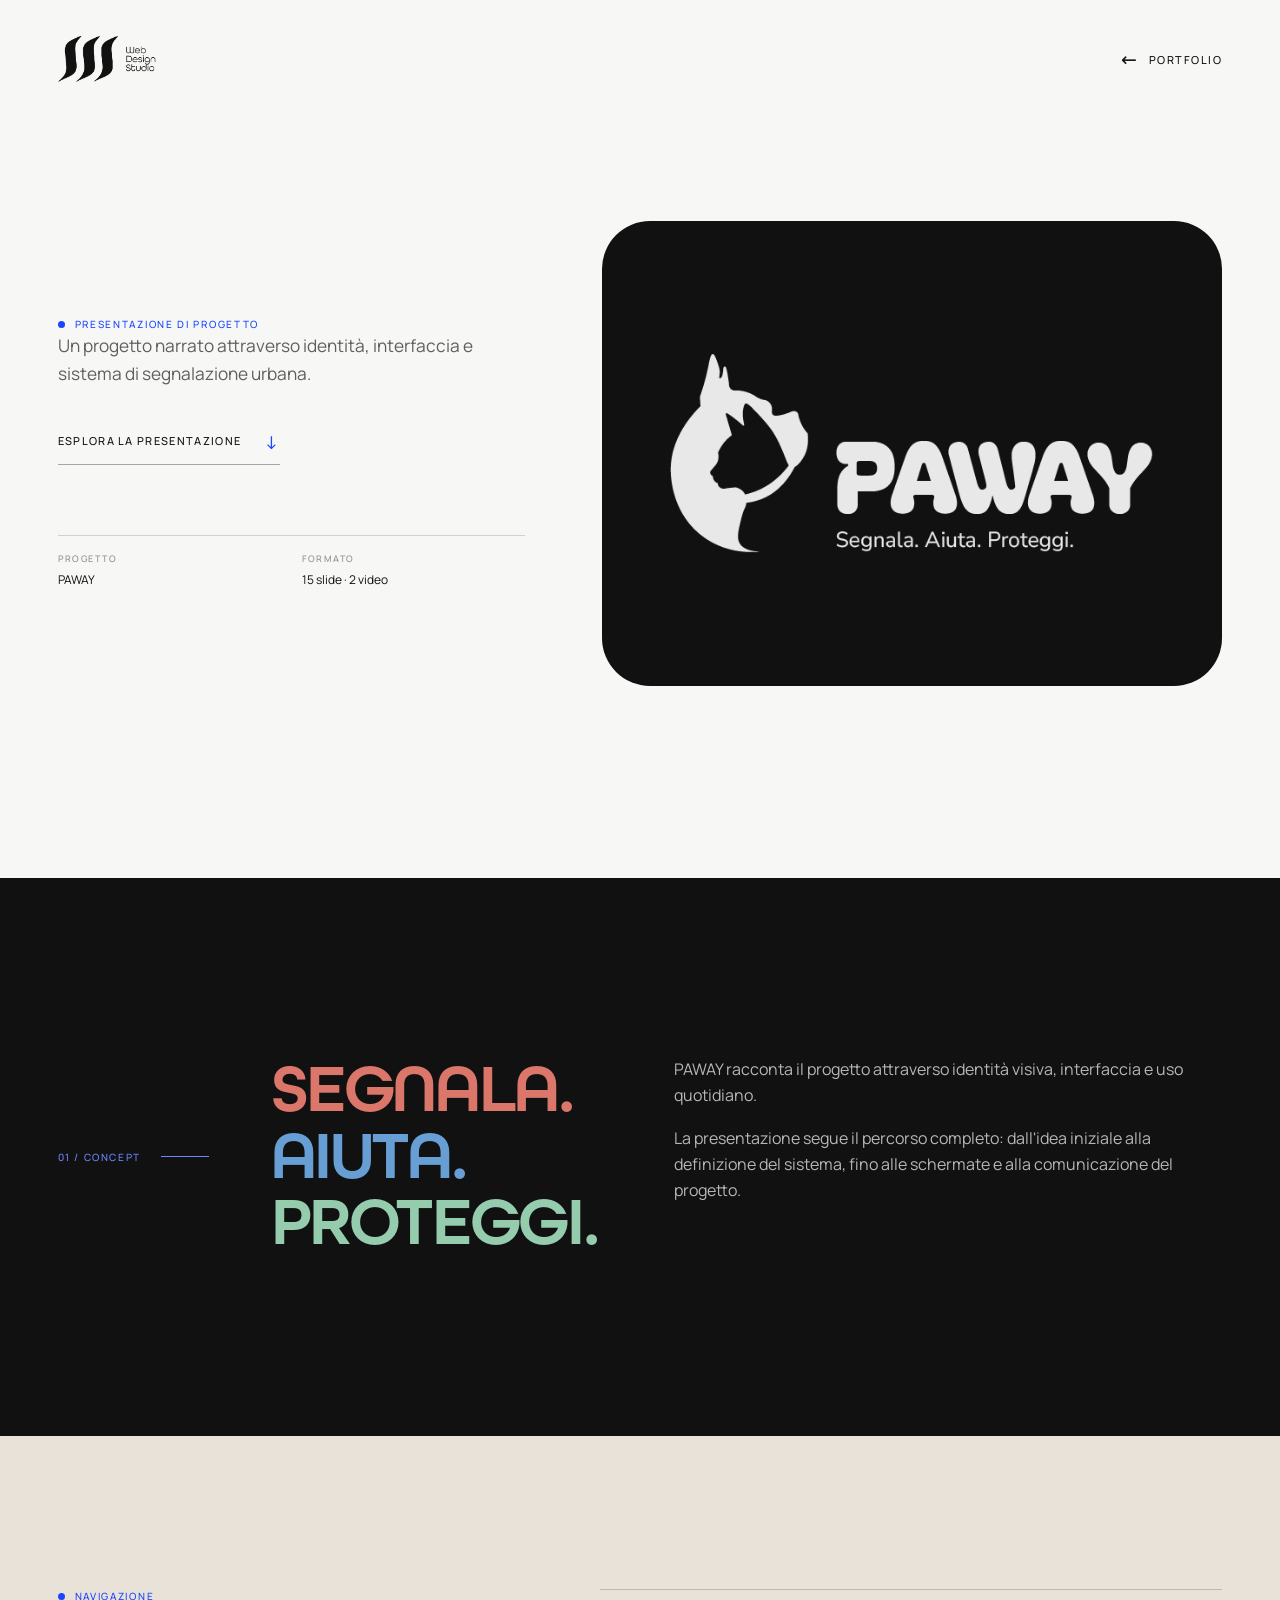
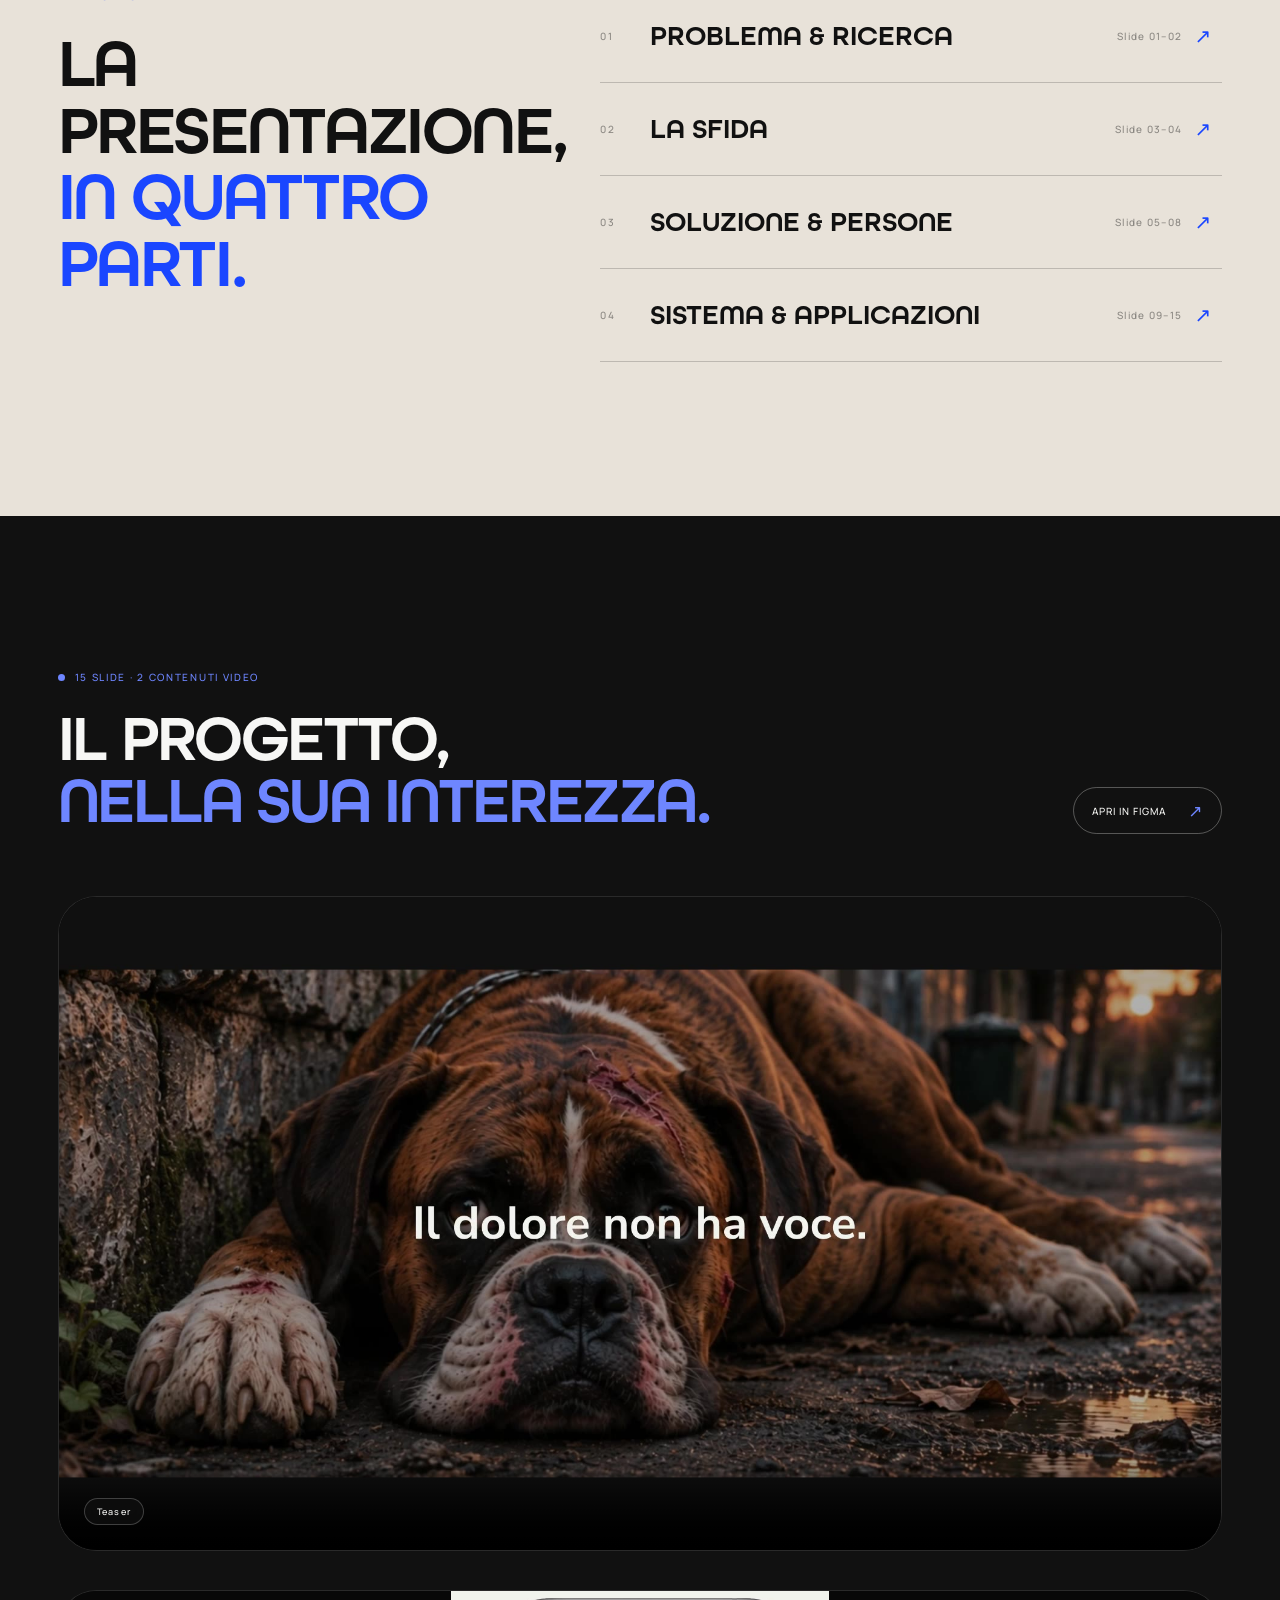
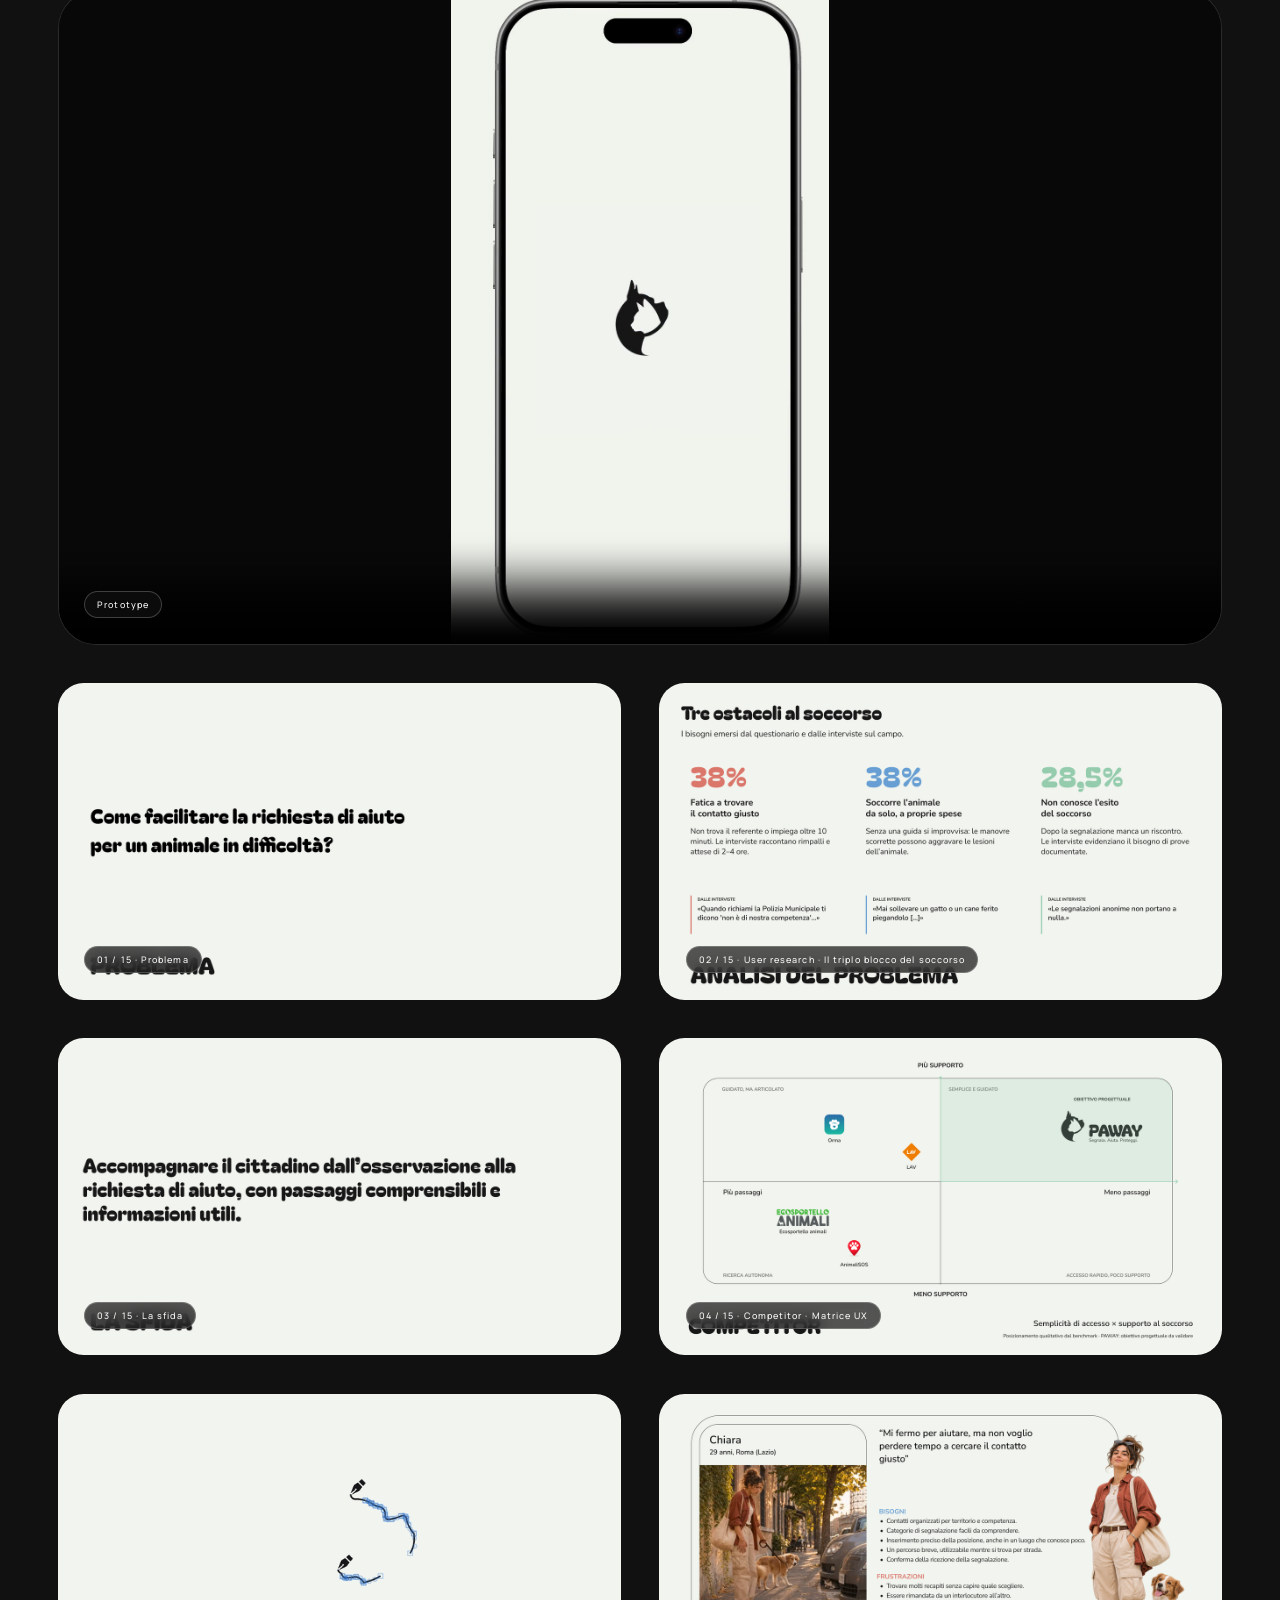
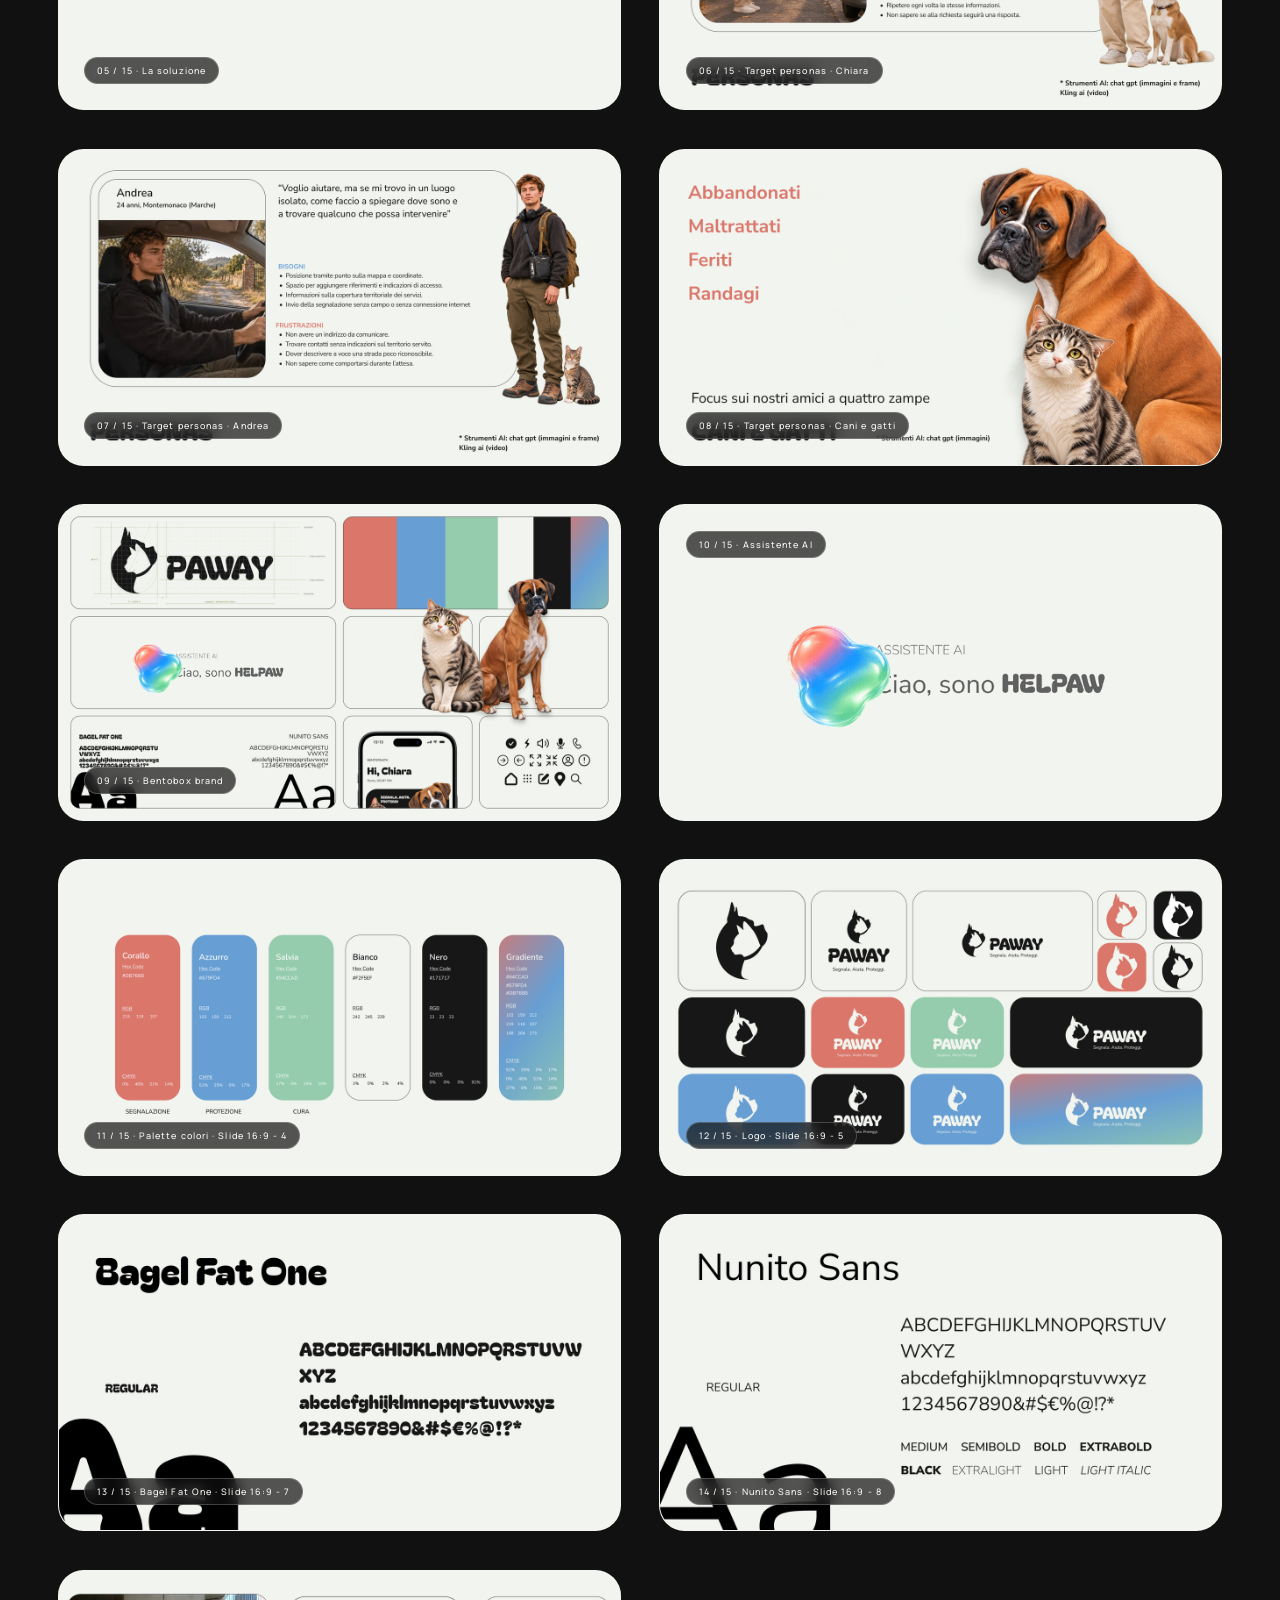
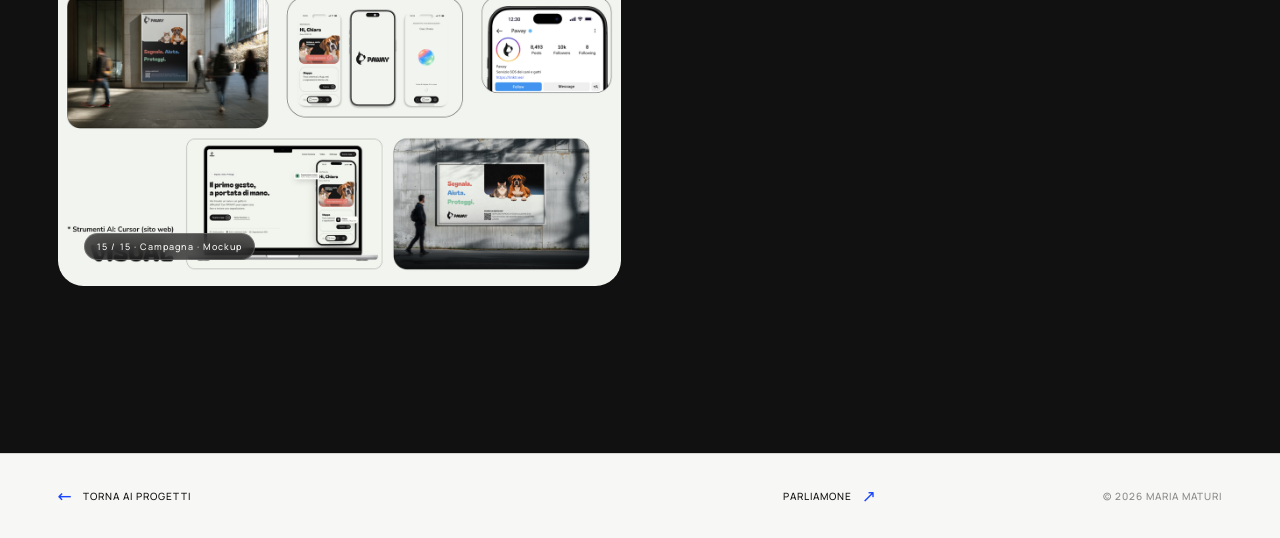
<file: paway.html>
<!doctype html>
<html lang="it">
<head>
  <meta charset="utf-8" />
  <meta name="viewport" content="width=device-width, initial-scale=1" />
  <meta name="theme-color" content="#F7F7F5" />
  <meta name="description" content="Presentazione interattiva del progetto PAWAY di Maria Maturi." />
  <title>PAWAY — Presentazione di progetto | Maria Maturi</title>
  <link rel="icon" href="assets/favicon-v3.svg" type="image/svg+xml" />
  <link rel="stylesheet" href="css/style.css?v=20261120-01" />
  <link rel="stylesheet" href="css/paway.css?v=20261118-13" />
</head>
<body class="paway-page">
  <a class="paway-skip" href="#main">Salta al contenuto</a>

  <header class="paway-header">
    <a class="paway-header__brand" href="index.html" aria-label="M — torna alla home">
      <img src="assets/logo.png" alt="M — Web Design Studio" width="333" height="155" />
    </a>
    <a class="paway-header__back" href="index.html#projects">
      <span aria-hidden="true">←</span> Portfolio
    </a>
  </header>

  <main id="main">
    <section class="paway-hero" aria-labelledby="paway-title">
      <div class="paway-hero__copy">
        <p class="paway-eyebrow"><span></span> Presentazione di progetto</p>
        <h1 class="paway-hero__title" id="paway-title">PAWAY</h1>
        <p class="paway-hero__intro">Un progetto narrato attraverso identità, interfaccia e sistema di segnalazione urbana.</p>
        <a class="paway-link" href="#presentazione">
          Esplora la presentazione <span aria-hidden="true">↓</span>
        </a>
        <dl class="paway-hero__meta">
          <div><dt>Progetto</dt><dd>PAWAY</dd></div>
          <div><dt>Formato</dt><dd>15 slide · 2 video</dd></div>
        </dl>
      </div>
      <div class="paway-hero__art" aria-hidden="true">
        <img src="assets/paway-logo.png" alt="" />
      </div>
    </section>

    <section class="paway-story" id="concept" aria-labelledby="paway-story-title">
      <div class="paway-story__label">
        <span>01 / Concept</span>
        <span class="paway-story__line" aria-hidden="true"></span>
      </div>
      <div class="paway-story__content">
        <h2 id="paway-story-title"><span class="paway-story__action paway-story__action--report">Segnala.</span><br /><span class="paway-story__action paway-story__action--help">Aiuta.</span><br /><span class="paway-story__action paway-story__action--protect">Proteggi.</span></h2>
        <div class="paway-story__text">
          <p>PAWAY racconta il progetto attraverso identità visiva, interfaccia e uso quotidiano.</p>
          <p>La presentazione segue il percorso completo: dall'idea iniziale alla definizione del sistema, fino alle schermate e alla comunicazione del progetto.</p>
        </div>
      </div>
    </section>

    <section class="paway-chapters" aria-labelledby="paway-chapters-title">
      <div class="paway-chapters__head">
        <p class="paway-eyebrow"><span></span> Navigazione</p>
        <h2 id="paway-chapters-title">La presentazione,<br /><span>in quattro parti.</span></h2>
      </div>
      <nav class="paway-chapters__list" aria-label="Vai a una parte della presentazione">
        <button type="button" data-paway-jump="0">
          <span class="paway-chapters__index">01</span>
          <span class="paway-chapters__name">Problema &amp; ricerca</span>
          <span class="paway-chapters__range">Slide 01–02</span>
          <span class="paway-chapters__arrow" aria-hidden="true">↗</span>
        </button>
        <button type="button" data-paway-jump="2">
          <span class="paway-chapters__index">02</span>
          <span class="paway-chapters__name">La sfida</span>
          <span class="paway-chapters__range">Slide 03–04</span>
          <span class="paway-chapters__arrow" aria-hidden="true">↗</span>
        </button>
        <button type="button" data-paway-jump="4">
          <span class="paway-chapters__index">03</span>
          <span class="paway-chapters__name">Soluzione &amp; persone</span>
          <span class="paway-chapters__range">Slide 05–08</span>
          <span class="paway-chapters__arrow" aria-hidden="true">↗</span>
        </button>
        <button type="button" data-paway-jump="8">
          <span class="paway-chapters__index">04</span>
          <span class="paway-chapters__name">Sistema &amp; applicazioni</span>
          <span class="paway-chapters__range">Slide 09–15</span>
          <span class="paway-chapters__arrow" aria-hidden="true">↗</span>
        </button>
      </nav>
    </section>

    <section class="paway-presentation" id="presentazione" aria-labelledby="paway-presentation-title">
      <div class="paway-presentation__head">
        <div>
          <p class="paway-eyebrow"><span></span> 15 slide · 2 contenuti video</p>
          <h2 id="paway-presentation-title">Il progetto,<br /><em>nella sua interezza.</em></h2>
        </div>
        <a class="paway-presentation__source"
          href="https://www.figma.com/design/rSrBCIYUdE0UzXQqYYrPxK/Untitled?node-id=1-147"
          target="_blank" rel="noopener noreferrer">
          Apri in Figma <span aria-hidden="true">↗</span>
        </a>
      </div>
      <div class="paway-case" data-paway-case aria-label="Presentazione completa del progetto PAWAY"></div>
      <noscript><p class="paway-noscript">Attiva JavaScript per visualizzare le slide esportate dal progetto.</p></noscript>
    </section>

    <footer class="paway-footer">
      <a class="paway-footer__back" href="index.html#projects"><span aria-hidden="true">←</span> Torna ai progetti</a>
      <a class="paway-footer__mail" href="mailto:webstudiodesign.m@gmail.com">Parliamone <span aria-hidden="true">↗</span></a>
      <span class="paway-footer__credit">© <span data-paway-year>2026</span> Maria Maturi</span>
    </footer>
  </main>

  <script src="js/paway.js?v=20261118-11"></script>
</body>
</html>
</file>
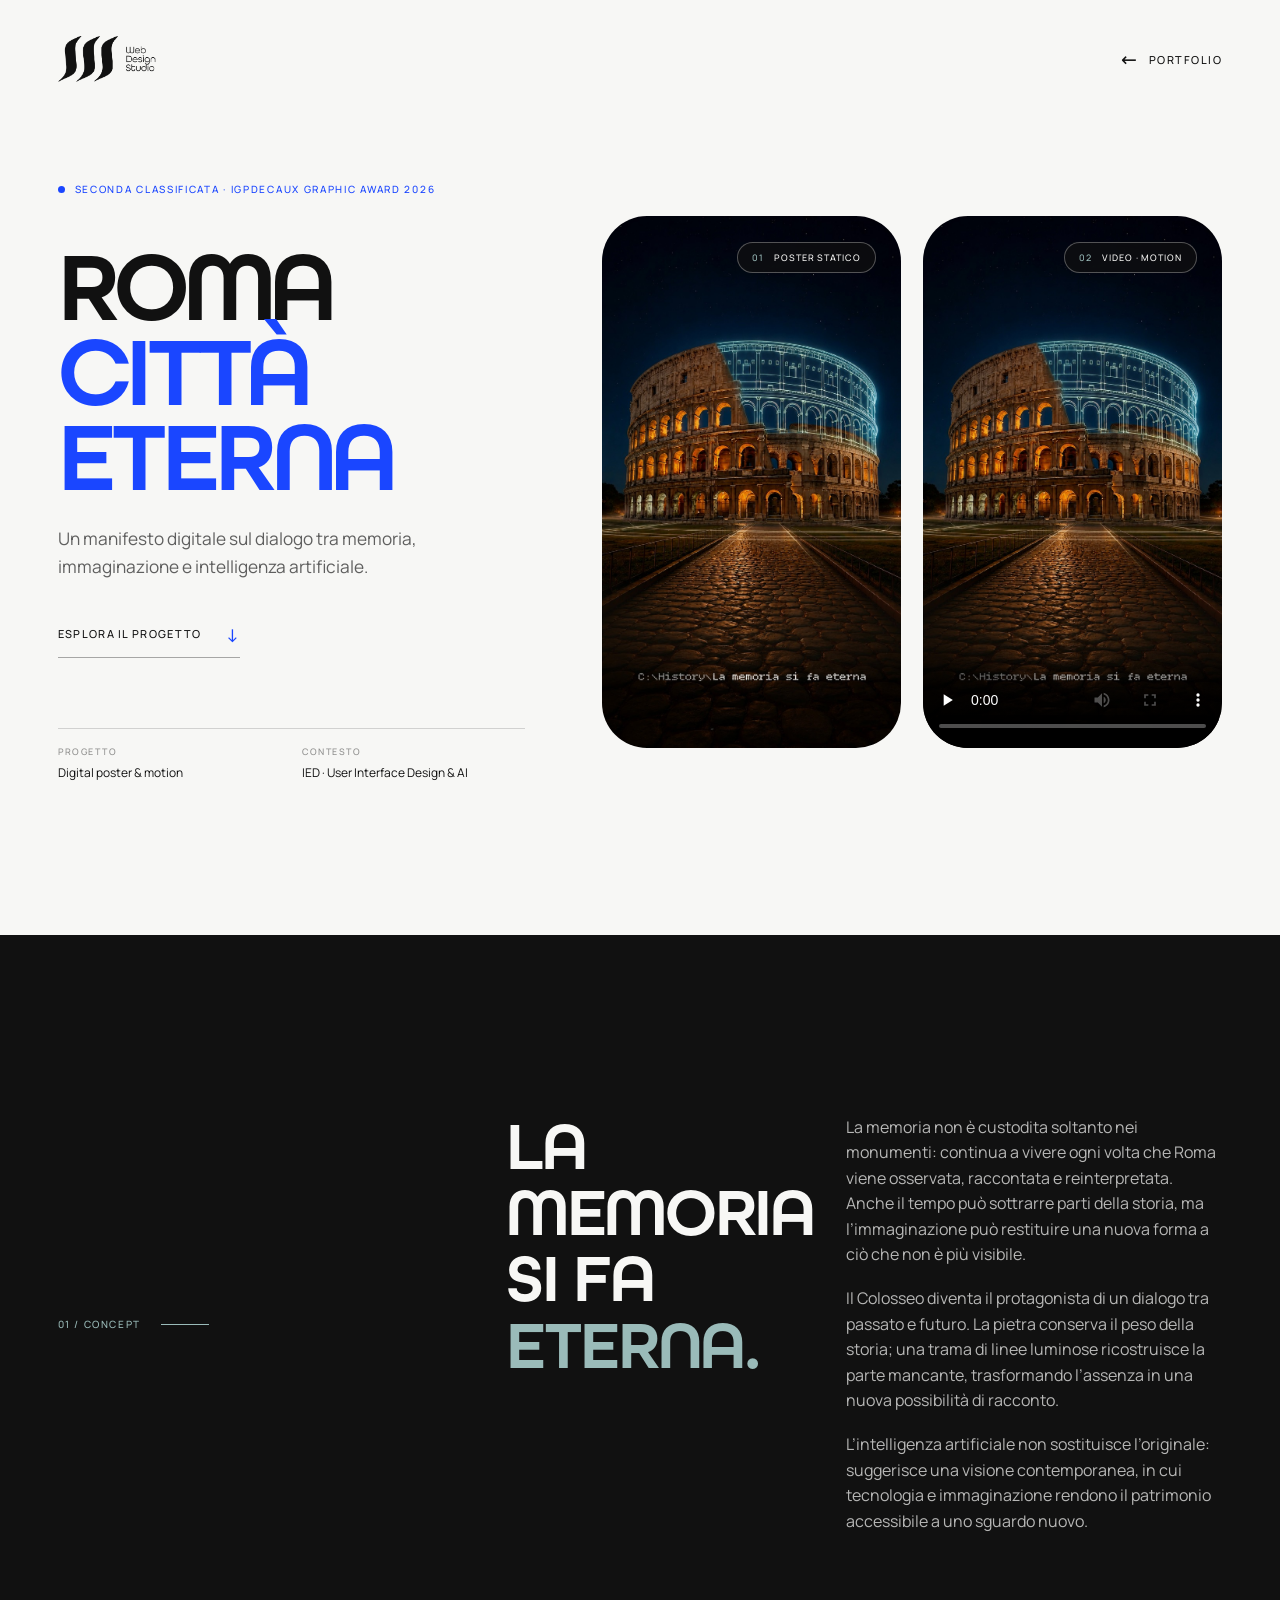
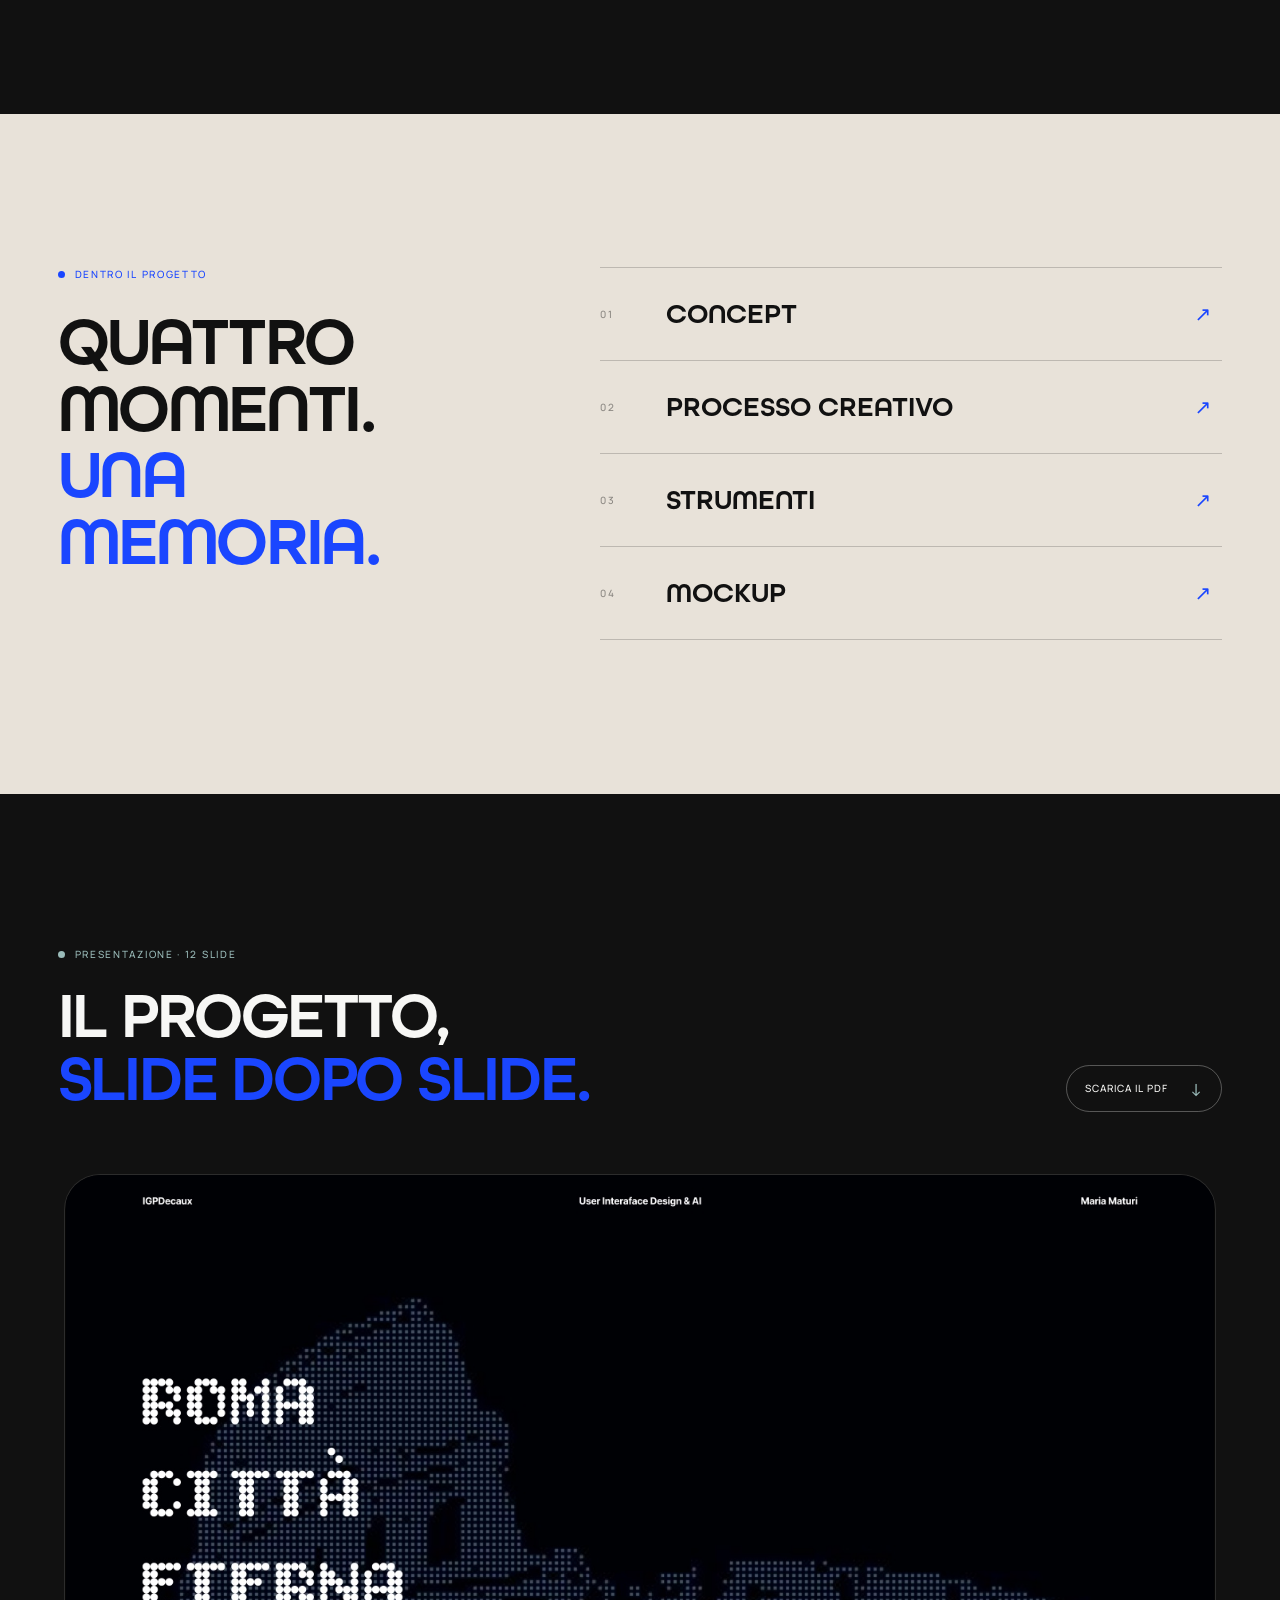
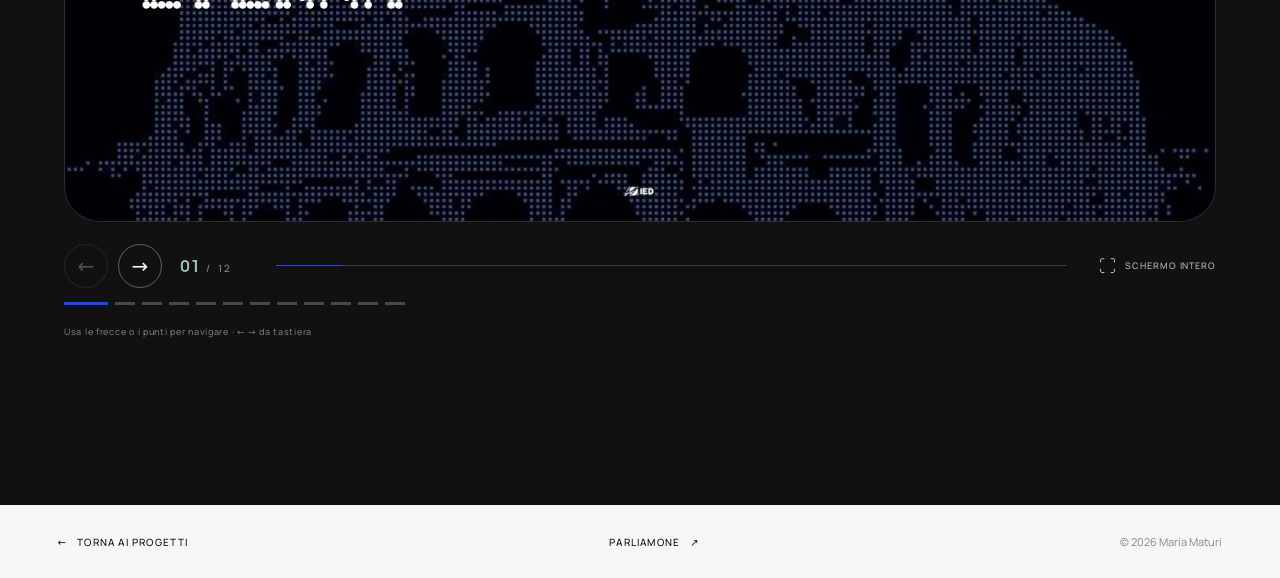
<file: roma.html>
<!doctype html>
<html lang="it">
<head>
  <meta charset="utf-8" />
  <meta name="viewport" content="width=device-width, initial-scale=1" />
  <meta name="theme-color" content="#F7F7F5" />
  <meta name="description" content="Roma città eterna — progetto di Maria Maturi per IGPDecaux Graphic Award 2026." />
  <title>Roma città eterna — Maria Maturi</title>
  <link rel="icon" href="assets/favicon-v3.svg" type="image/svg+xml" />
  <link rel="stylesheet" href="css/style.css?v=20261120-01" />
  <link rel="stylesheet" href="css/roma.css?v=3" />
</head>
<body class="roma-page">
  <a class="roma-skip" href="#main">Salta al contenuto</a>

  <header class="roma-header">
    <a class="roma-header__brand" href="index.html" aria-label="M — torna alla home">
      <img src="assets/logo.png" alt="M — Web Design Studio" width="333" height="155" />
    </a>
    <a class="roma-header__back" href="index.html#projects">
      <span aria-hidden="true">←</span> Portfolio
    </a>
  </header>

  <main id="main">
    <section class="roma-hero" aria-labelledby="roma-title">
      <div class="roma-hero__copy">
        <p class="roma-eyebrow"><span></span> Seconda classificata · IGPDecaux Graphic Award 2026</p>
        <h1 class="roma-hero__title" id="roma-title">Roma<br /><em>città eterna</em></h1>
        <p class="roma-hero__intro">Un manifesto digitale sul dialogo tra memoria, immaginazione e intelligenza artificiale.</p>
        <a class="roma-link" href="#presentazione">
          Esplora il progetto <span aria-hidden="true">↓</span>
        </a>
        <dl class="roma-hero__meta">
          <div><dt>Progetto</dt><dd>Digital poster &amp; motion</dd></div>
          <div><dt>Contesto</dt><dd>IED · User Interface Design &amp; AI</dd></div>
        </dl>
      </div>

      <div class="roma-hero__media" id="video" role="group" aria-label="Poster e video del progetto Roma città eterna">
        <figure class="roma-hero__media-item">
          <img src="assets/roma/roma-poster.jpeg"
            alt="Poster statico: il Colosseo illuminato e ricostruito da una trama luminosa, con il claim La memoria si fa eterna."
            fetchpriority="high" />
          <figcaption><span>01</span> Poster statico</figcaption>
        </figure>
        <figure class="roma-hero__media-item">
          <video controls playsinline preload="none" poster="assets/roma/roma-poster.jpeg"
            aria-label="Video animato del manifesto Roma città eterna">
            <source src="assets/roma/roma-video.mp4" type="video/mp4" />
            Il tuo browser non supporta la riproduzione video.
          </video>
          <figcaption><span>02</span> Video · Motion</figcaption>
        </figure>
      </div>
    </section>

    <section class="roma-story" id="concept" aria-labelledby="roma-story-title">
      <div class="roma-story__label">
        <span>01 / Concept</span>
        <span class="roma-story__line" aria-hidden="true"></span>
      </div>
      <div class="roma-story__content">
        <h2 id="roma-story-title">La memoria<br />si fa <span>eterna.</span></h2>
        <div class="roma-story__text">
          <p>La memoria non è custodita soltanto nei monumenti: continua a vivere ogni volta che Roma viene osservata, raccontata e reinterpretata. Anche il tempo può sottrarre parti della storia, ma l’immaginazione può restituire una nuova forma a ciò che non è più visibile.</p>
          <p>Il Colosseo diventa il protagonista di un dialogo tra passato e futuro. La pietra conserva il peso della storia; una trama di linee luminose ricostruisce la parte mancante, trasformando l’assenza in una nuova possibilità di racconto.</p>
          <p>L’intelligenza artificiale non sostituisce l’originale: suggerisce una visione contemporanea, in cui tecnologia e immaginazione rendono il patrimonio accessibile a uno sguardo nuovo.</p>
        </div>
      </div>
    </section>

    <section class="roma-chapters" aria-labelledby="roma-chapters-title">
      <div class="roma-chapters__head">
        <p class="roma-eyebrow"><span></span> Dentro il progetto</p>
        <h2 id="roma-chapters-title">Quattro momenti.<br /><span>Una memoria.</span></h2>
      </div>
      <nav class="roma-chapters__list" aria-label="Vai a una sezione della presentazione">
        <button type="button" data-roma-jump="3">
          <span class="roma-chapters__index">01</span>
          <span class="roma-chapters__name">Concept</span>
          <span class="roma-chapters__arrow" aria-hidden="true">↗</span>
        </button>
        <button type="button" data-roma-jump="5">
          <span class="roma-chapters__index">02</span>
          <span class="roma-chapters__name">Processo creativo</span>
          <span class="roma-chapters__arrow" aria-hidden="true">↗</span>
        </button>
        <button type="button" data-roma-jump="7">
          <span class="roma-chapters__index">03</span>
          <span class="roma-chapters__name">Strumenti</span>
          <span class="roma-chapters__arrow" aria-hidden="true">↗</span>
        </button>
        <button type="button" data-roma-jump="9">
          <span class="roma-chapters__index">04</span>
          <span class="roma-chapters__name">Mockup</span>
          <span class="roma-chapters__arrow" aria-hidden="true">↗</span>
        </button>
      </nav>
    </section>

    <section class="roma-presentation" id="presentazione" aria-labelledby="roma-presentation-title">
      <div class="roma-presentation__head">
        <div>
          <p class="roma-eyebrow"><span></span> Presentazione · 12 slide</p>
          <h2 id="roma-presentation-title">Il progetto,<br /><em>slide dopo slide.</em></h2>
        </div>
        <a class="roma-presentation__download" href="assets/roma/presentazione-roma.pdf" download>
          Scarica il PDF <span aria-hidden="true">↓</span>
        </a>
      </div>

      <div class="roma-slider" data-roma-slider tabindex="0" aria-label="Presentazione Roma città eterna">
        <div class="roma-slider__viewport">
          <img class="roma-slider__image" data-roma-image src="assets/roma/slides/slide-01.jpg"
            alt="Copertina del progetto Roma città eterna con il Colosseo in una trama di punti luminosi."
            fetchpriority="high" />
        </div>
        <div class="roma-slider__controls">
          <div class="roma-slider__nav">
            <button class="roma-slider__arrow" type="button" data-roma-prev aria-label="Slide precedente" disabled>
              <span aria-hidden="true">←</span>
            </button>
            <button class="roma-slider__arrow" type="button" data-roma-next aria-label="Slide successiva">
              <span aria-hidden="true">→</span>
            </button>
            <p class="roma-slider__count" aria-live="polite" aria-atomic="true">
              <span data-roma-current>01</span> <i>/</i> 12
            </p>
          </div>
          <div class="roma-slider__progress" aria-hidden="true"><span data-roma-progress></span></div>
          <button class="roma-slider__fullscreen" type="button" data-roma-fullscreen>
            <span aria-hidden="true">⛶</span> Schermo intero
          </button>
        </div>
        <div class="roma-slider__dots" role="group" aria-label="Seleziona una slide">
          <button type="button" data-roma-dot aria-label="Vai alla slide 1" aria-current="true"></button>
          <button type="button" data-roma-dot aria-label="Vai alla slide 2" aria-current="false"></button>
          <button type="button" data-roma-dot aria-label="Vai alla slide 3" aria-current="false"></button>
          <button type="button" data-roma-dot aria-label="Vai alla slide 4" aria-current="false"></button>
          <button type="button" data-roma-dot aria-label="Vai alla slide 5" aria-current="false"></button>
          <button type="button" data-roma-dot aria-label="Vai alla slide 6" aria-current="false"></button>
          <button type="button" data-roma-dot aria-label="Vai alla slide 7" aria-current="false"></button>
          <button type="button" data-roma-dot aria-label="Vai alla slide 8" aria-current="false"></button>
          <button type="button" data-roma-dot aria-label="Vai alla slide 9" aria-current="false"></button>
          <button type="button" data-roma-dot aria-label="Vai alla slide 10" aria-current="false"></button>
          <button type="button" data-roma-dot aria-label="Vai alla slide 11" aria-current="false"></button>
          <button type="button" data-roma-dot aria-label="Vai alla slide 12" aria-current="false"></button>
        </div>
        <p class="roma-slider__hint" data-roma-status aria-live="polite">Usa le frecce o i punti per navigare · ← → da tastiera</p>
      </div>
    </section>

    <footer class="roma-footer">
      <a class="roma-footer__back" href="index.html#projects"><span aria-hidden="true">←</span> Torna ai progetti</a>
      <a class="roma-footer__mail" href="mailto:webstudiodesign.m@gmail.com">Parliamone <span aria-hidden="true">↗</span></a>
      <span class="roma-footer__credit">© <span data-roma-year>2026</span> Maria Maturi</span>
    </footer>
  </main>

  <script src="js/roma.js"></script>
</body>
</html>
</file>
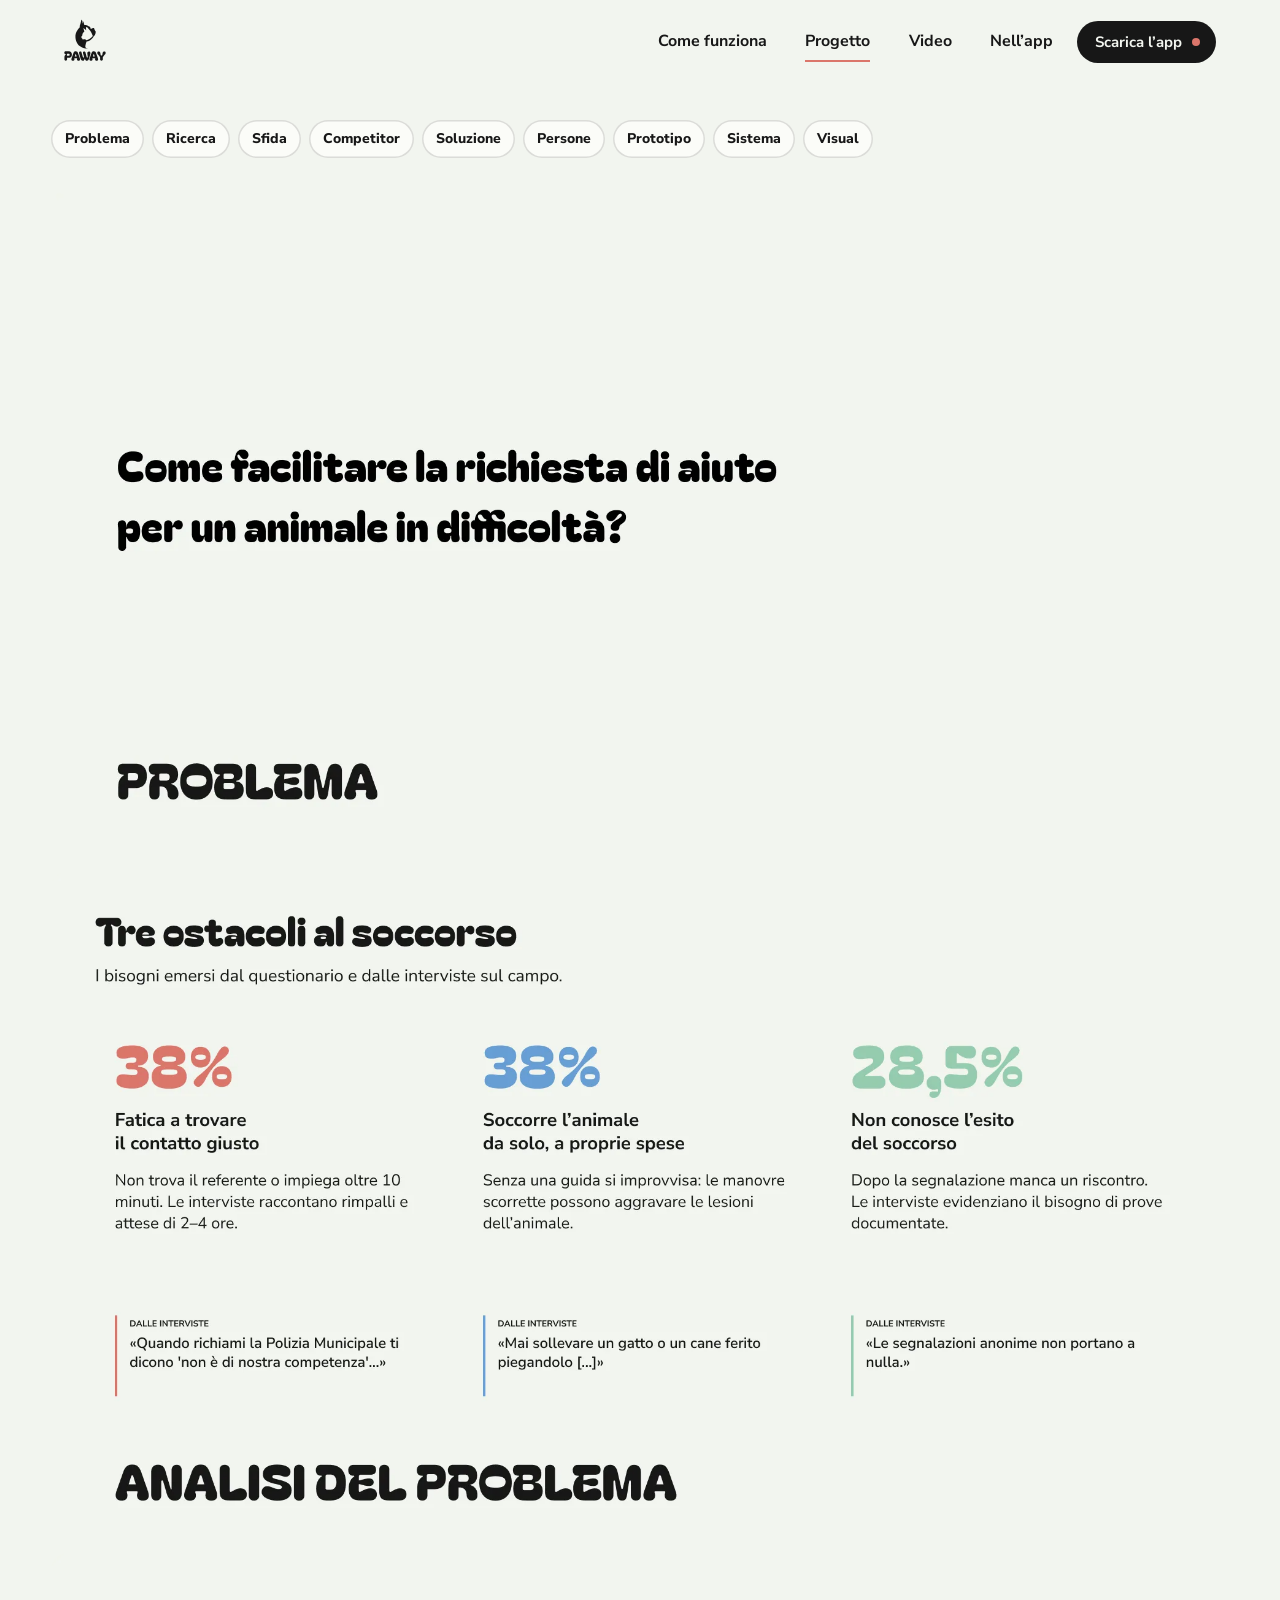
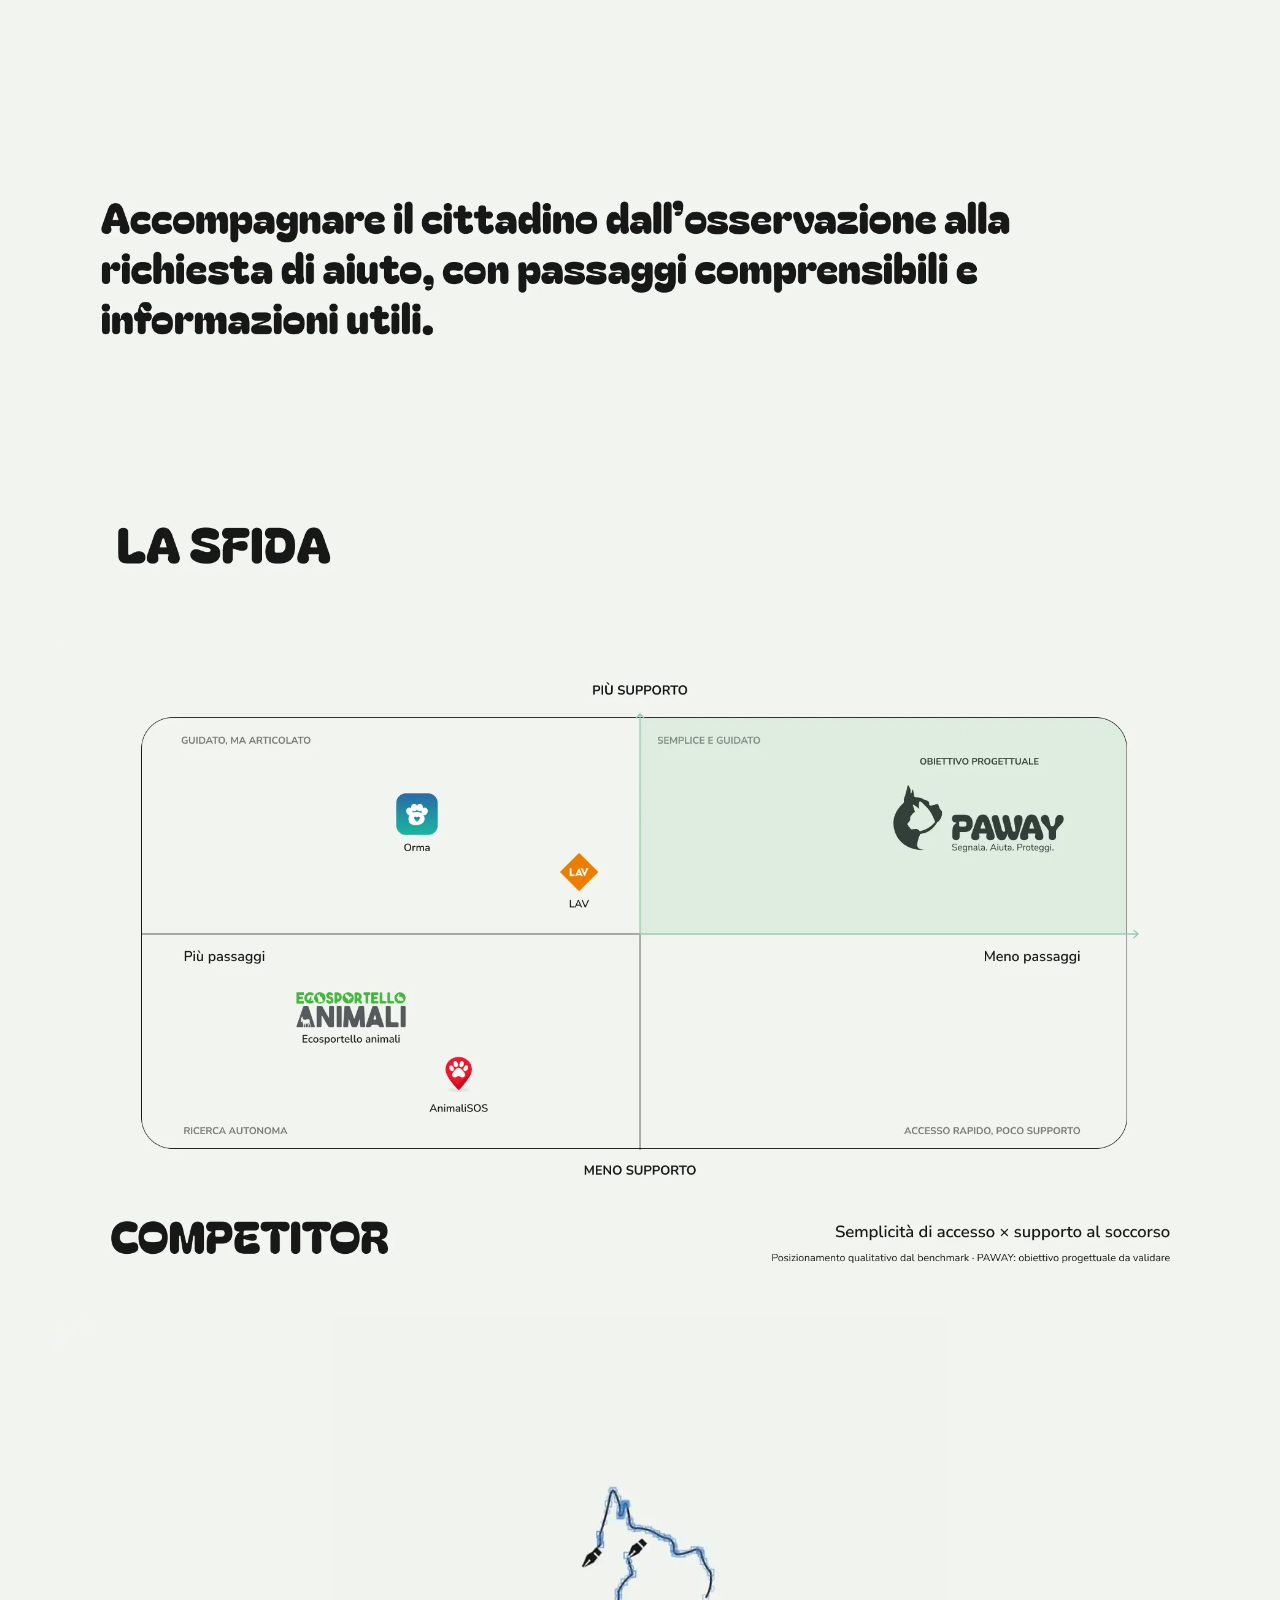
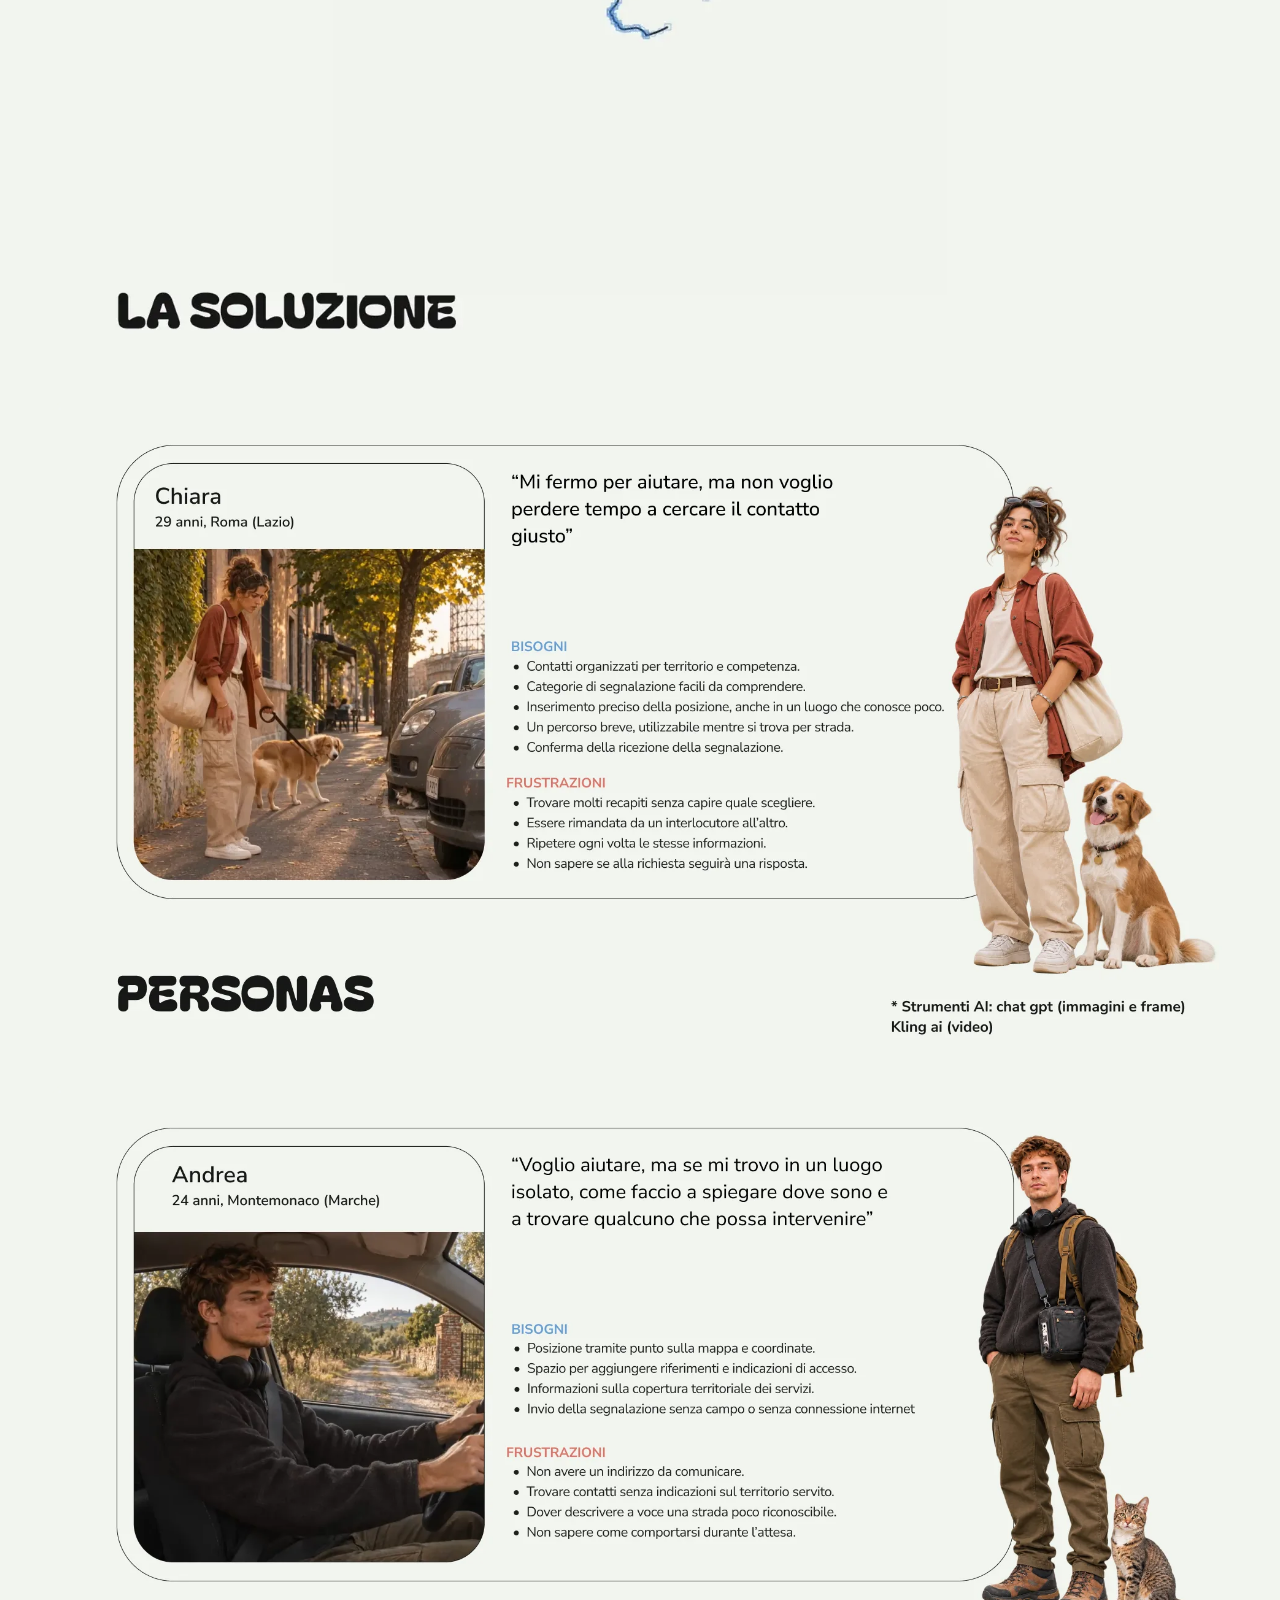
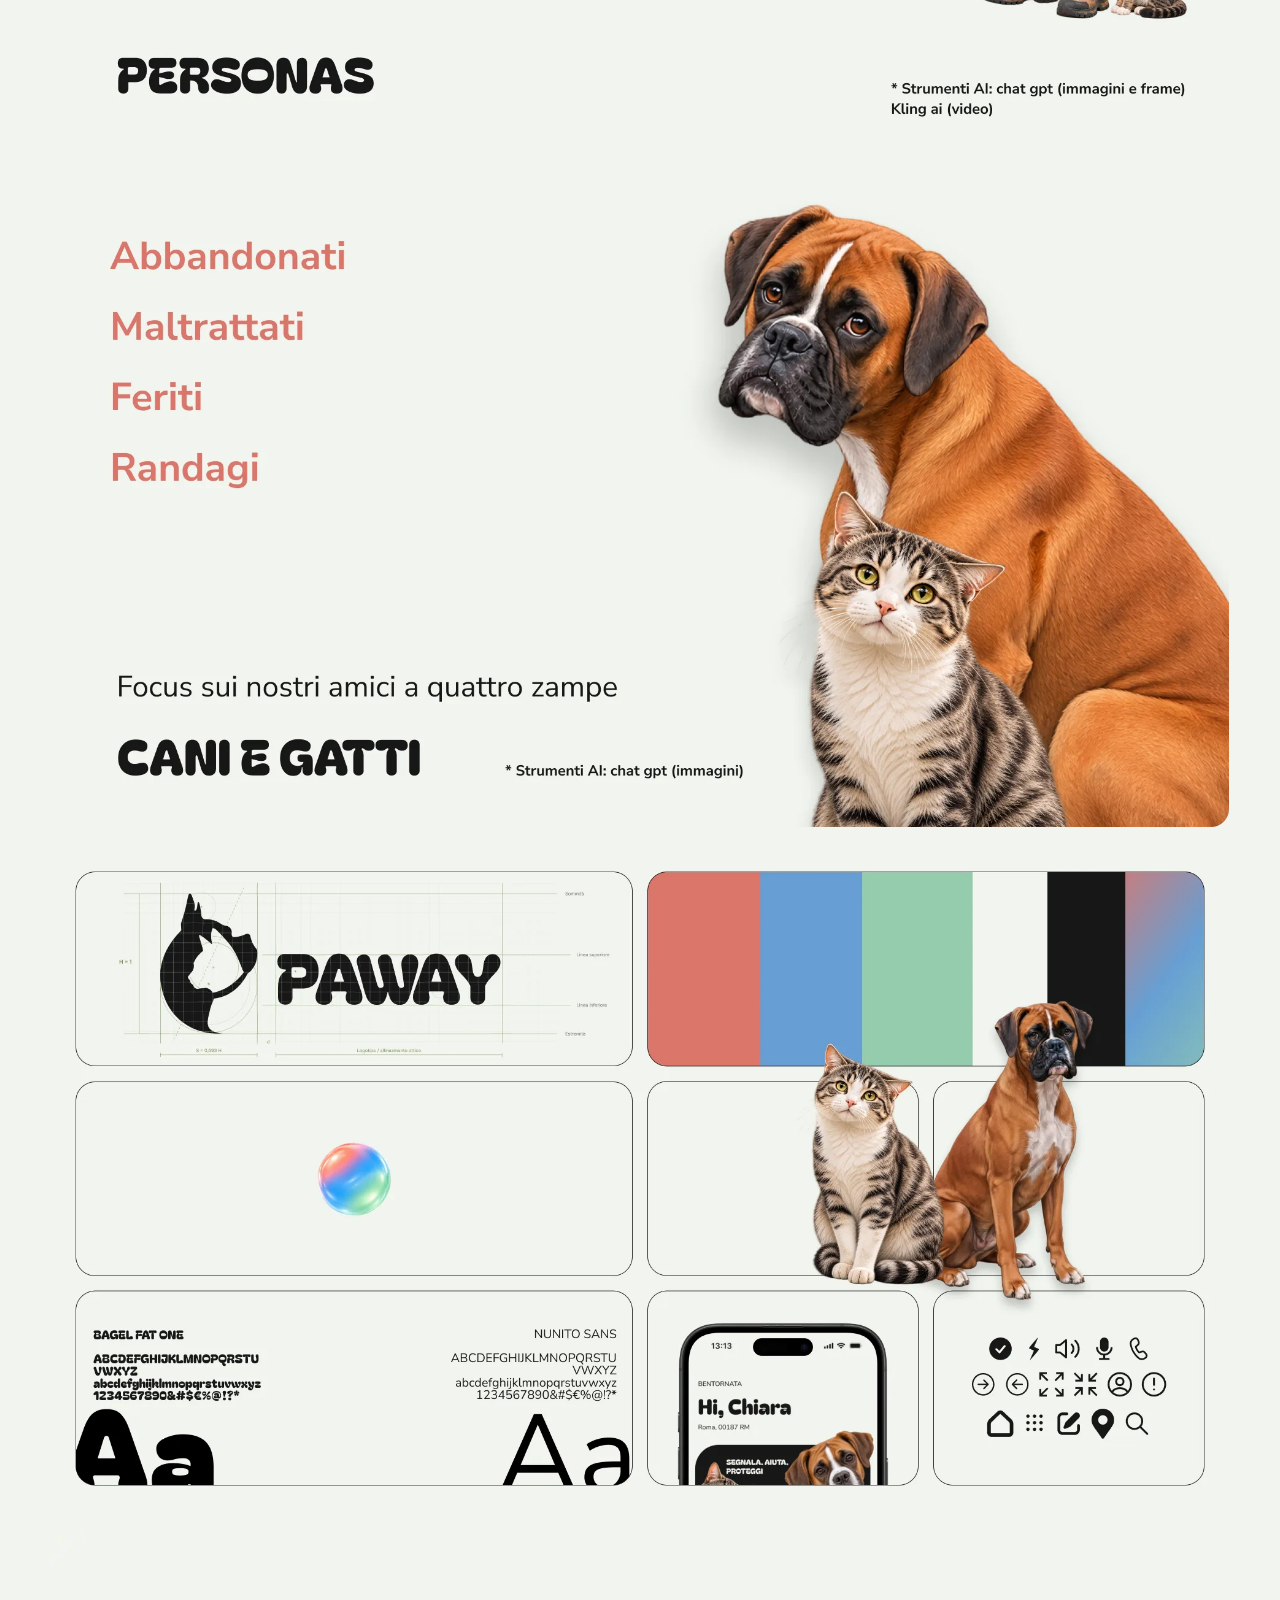
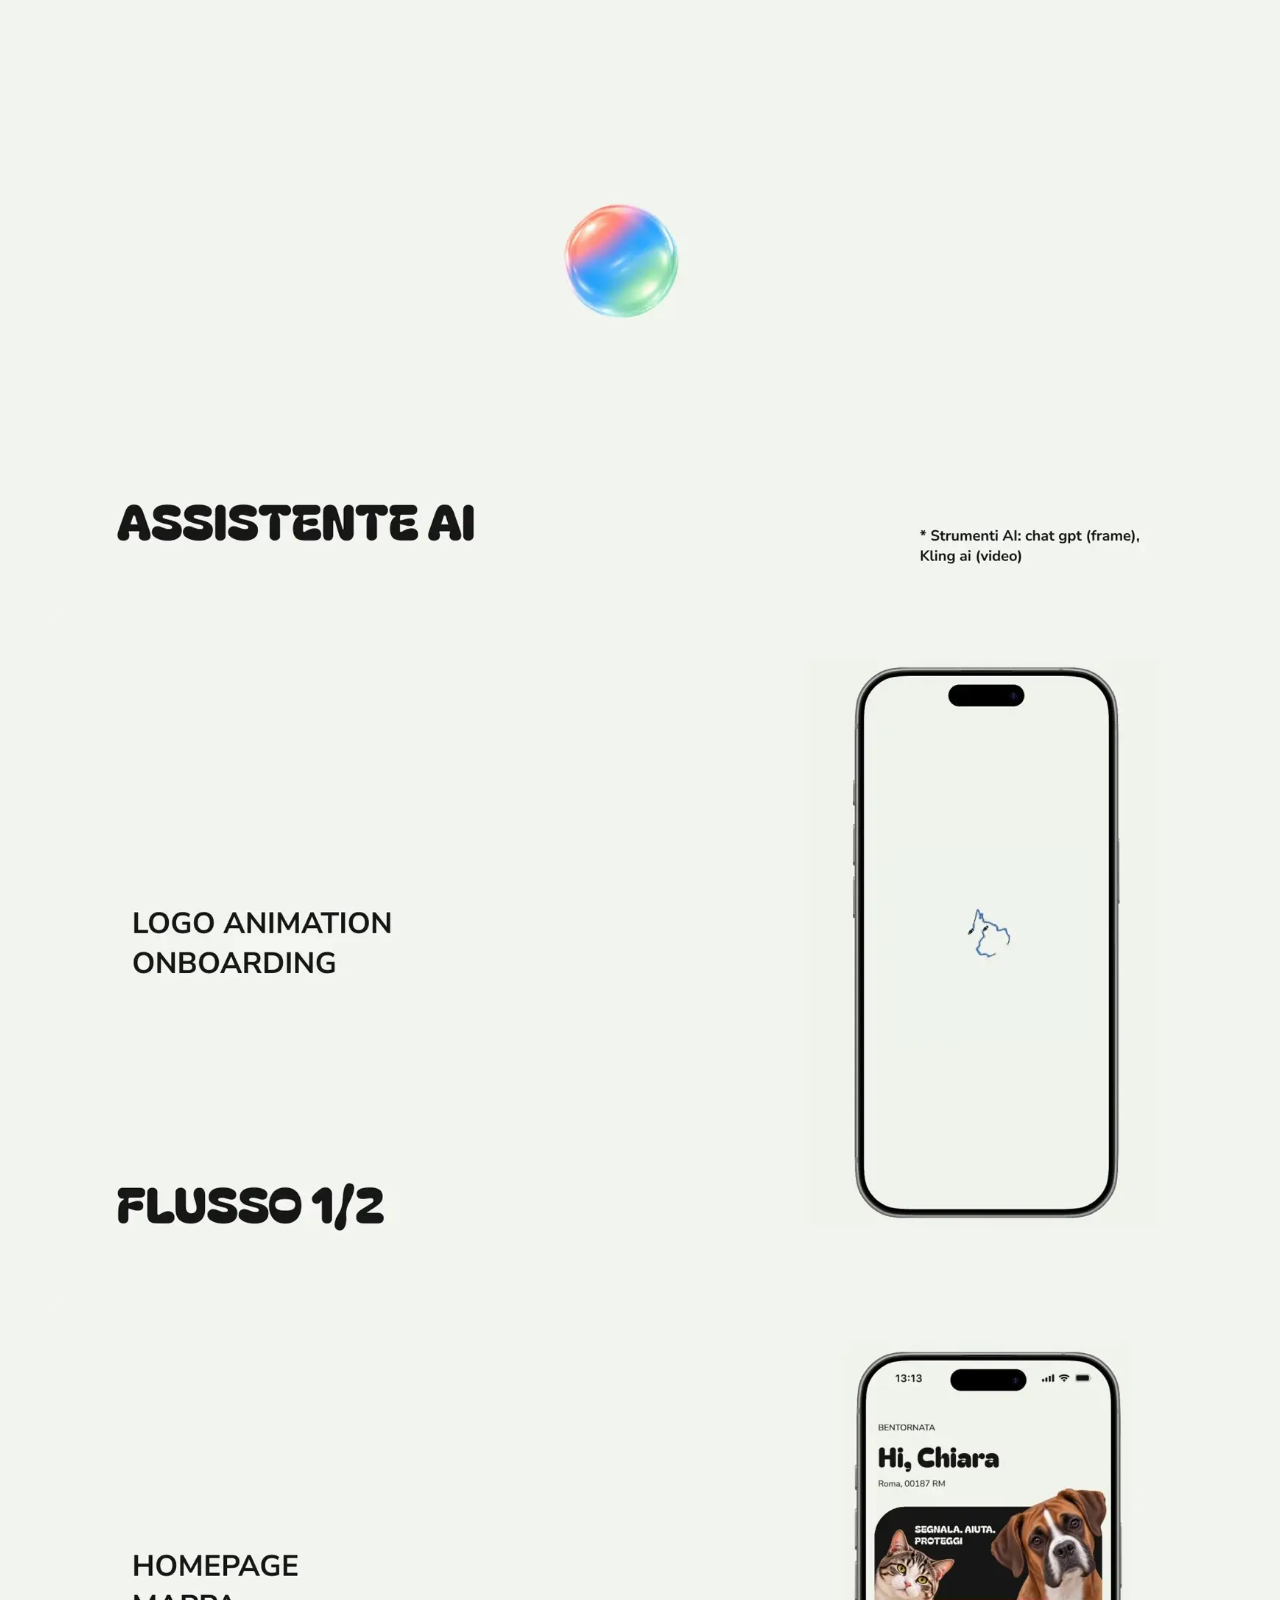
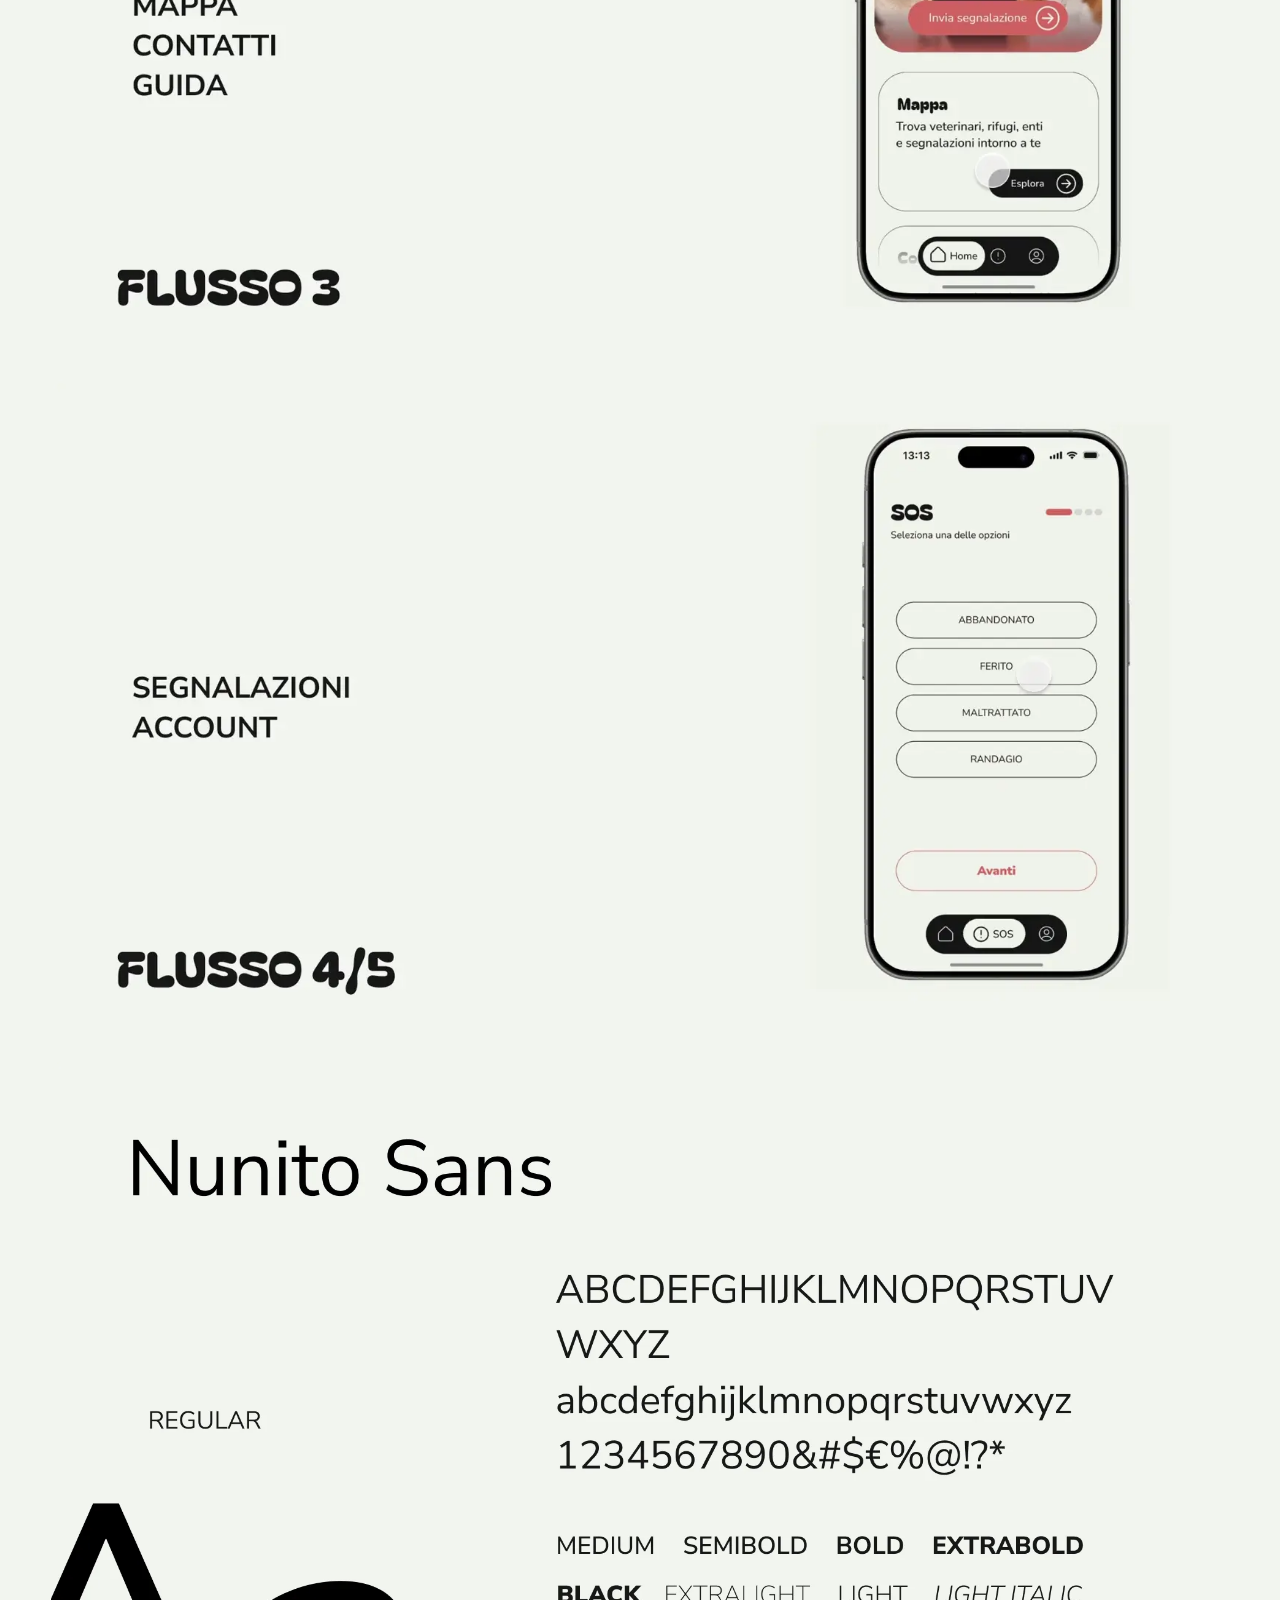
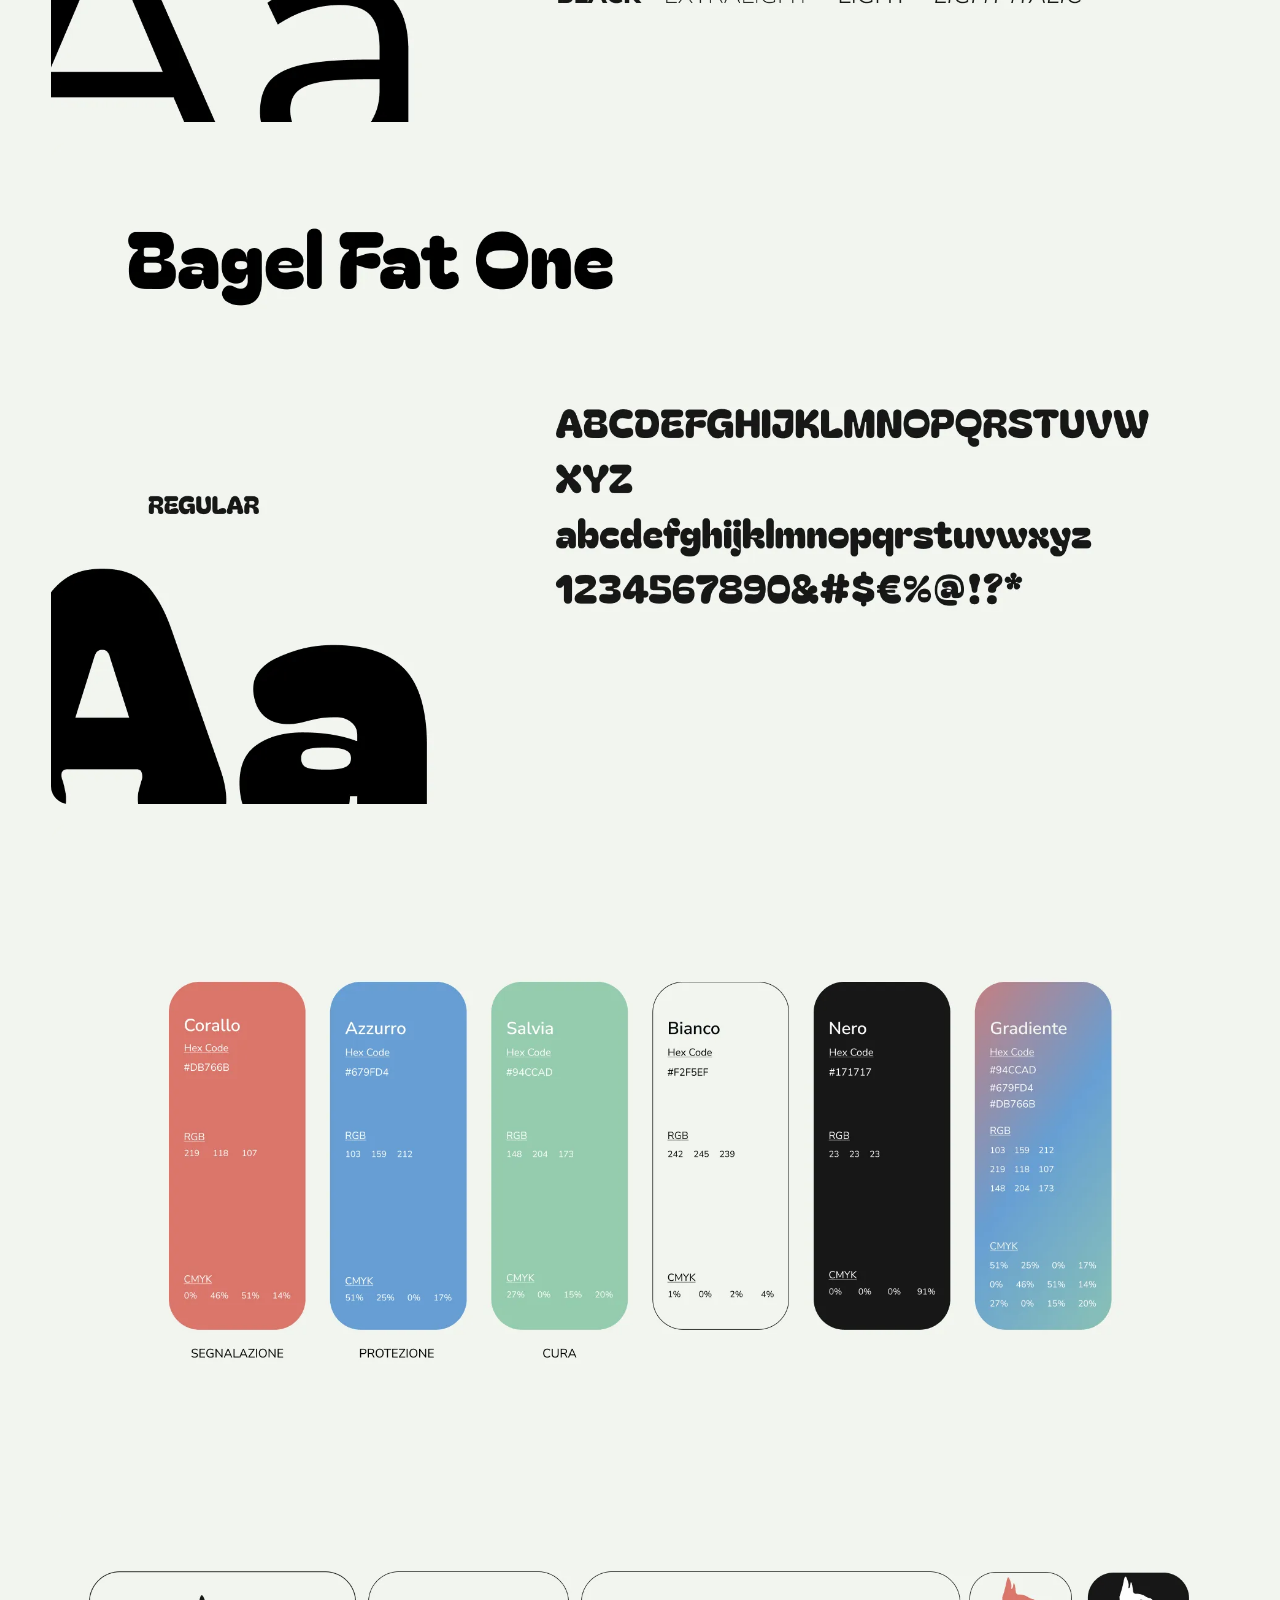
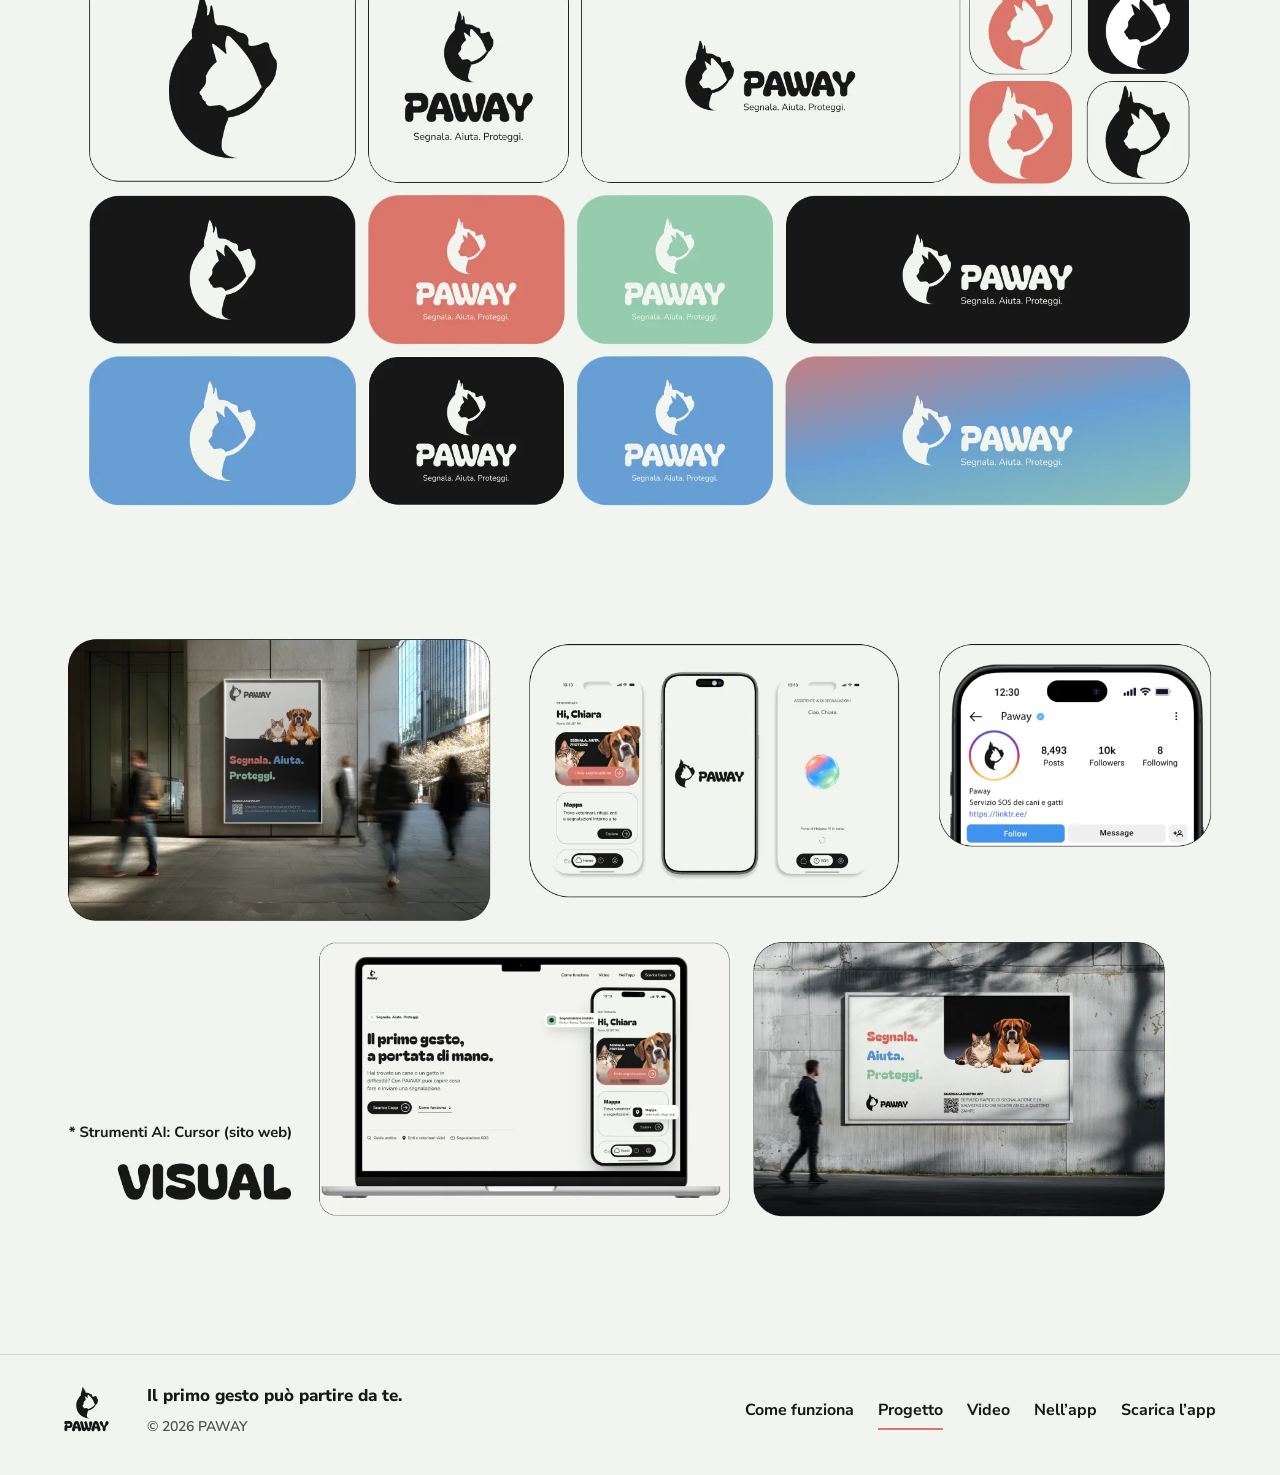
<file: paway/progetto.html>
<!DOCTYPE html>
<html lang="it">
<head>
  <meta charset="UTF-8" />
  <meta name="viewport" content="width=device-width, initial-scale=1.0" />
  <title>Progetto — PAWAY</title>
  <meta name="description" content="Portfolio di PAWAY: problema, ricerca, persone, design system e i prototipi in movimento." />
  <meta name="theme-color" content="#F2F5EF" />
  <link rel="icon" href="assets/favicon.svg" type="image/svg+xml" />
  <link rel="preload" href="assets/fonts/bagel-fat-one-latin-400.woff2" as="font" type="font/woff2" crossorigin />
  <link rel="preload" href="assets/fonts/nunito-sans-latin.woff2" as="font" type="font/woff2" crossorigin />
  <link rel="stylesheet" href="css/style.css?v=17" />
  <script>
    (function () {
      var ok = window.matchMedia && window.matchMedia("(prefers-reduced-motion: no-preference)").matches;
      if (!ok) return;
      document.documentElement.classList.add("has-motion");
    })();
  </script>
</head>
<body>
  <a class="skip" href="#contenuto">Vai al contenuto</a>

  <header class="site-head" data-head>
    <div class="site-head__in">
      <a class="brand" href="index.html" aria-label="PAWAY, torna alla home">
        <img src="assets/paway-logo.svg" alt="PAWAY" width="159" height="198" />
      </a>
      <nav class="nav" aria-label="Sezioni">
        <a href="index.html#come-funziona">Come funziona</a>
        <a href="progetto.html" aria-current="page">Progetto</a>
        <a href="index.html#presentazione">Video</a>
        <a href="index.html#nell-app">Nell’app</a>
      </nav>
      <a class="btn btn--sm" href="index.html#download">Scarica l’app <span class="btn__dot" aria-hidden="true"></span></a>
    </div>
  </header>

  <main id="contenuto" class="reel">
    <nav class="reel__nav" aria-label="Slide del progetto">
      <a href="#problema">Problema</a>
      <a href="#ricerca">Ricerca</a>
      <a href="#sfida">Sfida</a>
      <a href="#competitor">Competitor</a>
      <a href="#soluzione">Soluzione</a>
      <a href="#persone">Persone</a>
      <a href="#prototipo">Prototipo</a>
      <a href="#sistema">Sistema</a>
      <a href="#visual">Visual</a>
    </nav>

    <section class="slide" id="problema">
      <h1 class="visually-hidden">Problema</h1>
      <img src="assets/progetto/problema.webp" width="1920" height="1080" alt="Come facilitare la richiesta di aiuto per un animale in difficoltà?" />
    </section>

    <section class="slide" id="ricerca">
      <h2 class="visually-hidden">Analisi del problema</h2>
      <img src="assets/progetto/ricerca.webp" width="1920" height="1080" alt="Tre ostacoli al soccorso: 38% non trova il contatto giusto, 38% soccorre da solo, 28,5% non conosce l’esito." />
    </section>

    <section class="slide" id="sfida">
      <h2 class="visually-hidden">La sfida</h2>
      <img src="assets/progetto/sfida.webp" width="1920" height="1080" alt="Accompagnare il cittadino dall’osservazione alla richiesta di aiuto, con passaggi comprensibili e informazioni utili." />
    </section>

    <section class="slide" id="competitor">
      <h2 class="visually-hidden">Competitor</h2>
      <img src="assets/progetto/competitor.webp" width="1920" height="1080" alt="Matrice di posizionamento: semplicità di accesso per supporto al soccorso. PAWAY sta nel quadrante semplice e guidato." />
    </section>

    <section class="slide" id="soluzione">
      <h2 class="visually-hidden">La soluzione</h2>
      <video muted loop playsinline poster="assets/progetto/soluzione-poster.webp" data-motion aria-label="Animazione del logo PAWAY, il cane e il gatto che si disegnano.">
        <source src="assets/progetto/soluzione.mp4" type="video/mp4" />
      </video>
    </section>

    <section class="slide" id="persone">
      <h2 class="visually-hidden">Persona Chiara</h2>
      <img src="assets/progetto/chiara.webp" width="1920" height="1080" alt="Chiara, 29 anni, Roma. Mi fermo per aiutare, ma non voglio perdere tempo a cercare il contatto giusto." />
    </section>

    <section class="slide">
      <h2 class="visually-hidden">Persona Andrea</h2>
      <img src="assets/progetto/andrea.webp" width="1920" height="1080" alt="Andrea, 24 anni, Montemonaco. Vuole aiutare anche in un luogo isolato, spiegando dove si trova." />
    </section>

    <section class="slide" id="animali">
      <h2 class="visually-hidden">Cani e gatti</h2>
      <img src="assets/progetto/cani.webp" width="1920" height="1080" alt="Abbandonati, maltrattati, feriti, randagi. Focus sui cani e sui gatti." />
    </section>

    <section class="slide" id="sistema">
      <h2 class="visually-hidden">Marchio</h2>
      <img src="assets/progetto/brand.webp" width="1920" height="1080" alt="Bento del marchio: costruzione del logo, colori, caratteri, icone, schermata e gli animali." />
    </section>

    <section class="slide" id="ai">
      <h2 class="visually-hidden">Assistente AI</h2>
      <video muted loop playsinline poster="assets/progetto/ai-poster.webp" data-motion aria-label="Sfera dell’assistente AI di PAWAY.">
        <source src="assets/progetto/ai.mp4" type="video/mp4" />
      </video>
    </section>

    <section class="slide" id="prototipo">
      <h2 class="visually-hidden">Flusso 1 e 2, logo animation e onboarding</h2>
      <video muted loop playsinline poster="assets/progetto/flusso-1-poster.webp" data-motion aria-label="Prototipo: animazione del logo e onboarding.">
        <source src="assets/progetto/flusso-1.mp4" type="video/mp4" />
      </video>
    </section>

    <section class="slide">
      <h2 class="visually-hidden">Flusso 3, homepage, mappa, contatti e guida</h2>
      <video muted loop playsinline poster="assets/progetto/flusso-3-poster.webp" data-motion aria-label="Prototipo: homepage, mappa, contatti e guida.">
        <source src="assets/progetto/flusso-3.mp4" type="video/mp4" />
      </video>
    </section>

    <section class="slide">
      <h2 class="visually-hidden">Flusso 4 e 5, segnalazioni e account</h2>
      <video muted loop playsinline poster="assets/progetto/flusso-45-poster.webp" data-motion aria-label="Prototipo: segnalazioni e account.">
        <source src="assets/progetto/flusso-45.mp4" type="video/mp4" />
      </video>
    </section>

    <section class="slide" id="caratteri">
      <h2 class="visually-hidden">Nunito Sans</h2>
      <img src="assets/progetto/nunito.webp" width="1920" height="1080" alt="Nunito Sans, regular, con pesi da extralight a black e light italic." />
    </section>

    <section class="slide">
      <h2 class="visually-hidden">Bagel Fat One</h2>
      <img src="assets/progetto/bagel.webp" width="1920" height="1080" alt="Bagel Fat One, regular, il carattere dei titoli." />
    </section>

    <section class="slide" id="colori">
      <h2 class="visually-hidden">Colori</h2>
      <img src="assets/progetto/colori.webp" width="1920" height="1080" alt="Corallo segnalazione, azzurro protezione, salvia cura, bianco, nero e gradiente." />
    </section>

    <section class="slide">
      <h2 class="visually-hidden">Loghi</h2>
      <img src="assets/progetto/loghi.webp" width="1920" height="1080" alt="Sistema di logo PAWAY su fondi chiari, neri e colorati." />
    </section>

    <section class="slide" id="visual">
      <h2 class="visually-hidden">Visual</h2>
      <img src="assets/progetto/visual.webp" width="1920" height="1080" alt="Campagna: affissioni, mockup dell’app, sito e profilo. Segnala. Aiuta. Proteggi." />
    </section>
  </main>


  <footer class="footer">
    <div class="footer__in">
      <a class="brand brand--foot" href="index.html" aria-label="PAWAY, torna alla home">
        <img src="assets/paway-logo.svg" alt="PAWAY" width="159" height="198" />
      </a>
      <p class="footer__tag">Il primo gesto può partire da te.</p>
      <nav class="footer__nav" aria-label="Sezioni, piè di pagina">
        <a href="index.html#come-funziona">Come funziona</a>
        <a href="progetto.html" aria-current="page">Progetto</a>
        <a href="index.html#presentazione">Video</a>
        <a href="index.html#nell-app">Nell’app</a>
        <a href="index.html#download">Scarica l’app</a>
      </nav>
      <p class="footer__copy">© <span data-year>2026</span> PAWAY</p>
    </div>
  </footer>

  <script src="vendor/gsap.min.js"></script>
  <script src="vendor/ScrollTrigger.min.js"></script>
  <script src="vendor/lenis.min.js"></script>
  <script src="js/config.js?v=17"></script>
  <script src="js/main.js?v=17"></script>
  <script>
    (function () {
      if (!document.documentElement.classList.contains("has-motion")) return;
      document.querySelectorAll("[data-motion]").forEach(function (video) {
        video.autoplay = true;
        var play = video.play();
        if (play && play.catch) play.catch(function () {});
      });
    })();
  </script>
</body>
</html>
</file>
<file: css/style.css>
/* ════════════════════════════════════════════════════════════
   M — Web Design Studio
   Palette:  #F7F7F5 base · #111111 ink · #1A46FF electric accent
   Type:     AllRound Gothic (display) → Poppins fallback
             Manrope (text)
════════════════════════════════════════════════════════════ */

/* ── Fonts (bundled, no CDN) ─────────────────────────────── */
/* AllRound Gothic — display face (Medium 500 / Demi 600) */
@font-face {
  font-family: 'AllRound Gothic';
  src: url('../assets/fonts/allround-gothic-500.otf') format('opentype');
  font-weight: 500; font-style: normal; font-display: swap;
}
@font-face {
  font-family: 'AllRound Gothic';
  src: url('../assets/fonts/allround-gothic-600.otf') format('opentype');
  font-weight: 600; font-style: normal; font-display: swap;
}
@font-face {
  font-family: 'Poppins';
  src: url('../assets/fonts/poppins-latin-500-normal.woff2') format('woff2');
  font-weight: 500; font-style: normal; font-display: swap;
}
@font-face {
  font-family: 'Poppins';
  src: url('../assets/fonts/poppins-latin-600-normal.woff2') format('woff2');
  font-weight: 600; font-style: normal; font-display: swap;
}
@font-face {
  font-family: 'Manrope';
  src: url('../assets/fonts/manrope-latin-400-normal.woff2') format('woff2');
  font-weight: 400; font-style: normal; font-display: swap;
}
@font-face {
  font-family: 'Manrope';
  src: url('../assets/fonts/manrope-latin-500-normal.woff2') format('woff2');
  font-weight: 500; font-style: normal; font-display: swap;
}

/* ── Tokens ──────────────────────────────────────────────── */
:root {
  --bg:   #F7F7F5;
  --ink:  #111111;
  --blue: #1A46FF;              /* electric accent on light backgrounds */
  --blue-bright: #6E86FF;       /* lifted variant — legible on #111 dark */

  --font-display: 'AllRound Gothic', 'Poppins', system-ui, -apple-system, 'Segoe UI', sans-serif;
  --font-text:    'Manrope', system-ui, -apple-system, 'Segoe UI', sans-serif;

  --pad: clamp(20px, 4.5vw, 72px);
  --ease-out: cubic-bezier(0.16, 1, 0.3, 1);      /* soft expo — "fluidità" */
  --ease-inout: cubic-bezier(0.83, 0, 0.17, 1);
}

/* ── Reset / base ────────────────────────────────────────── */
*, *::before, *::after { box-sizing: border-box; margin: 0; padding: 0; }
/* ScrollSmoother owns the scroll — native smooth behavior would fight it */
html { scroll-behavior: auto; }
body.menu-open, body.no-scroll { overflow: hidden; }
body {
  background: var(--bg);
  color: var(--ink);
  font-family: var(--font-text);
  font-weight: 400;
  line-height: 1.6;
  -webkit-font-smoothing: antialiased;
  overflow-x: clip;
}
::selection { background: var(--blue); color: #F7F7F5; }

/* ScrollSmoother wrapper — content is transform-scrolled inside */
#smooth-wrapper { overflow: hidden; }
#smooth-content { will-change: transform; }
img, svg { display: block; max-width: 100%; }
a { color: inherit; text-decoration: none; }
button { font: inherit; color: inherit; background: none; border: 0; cursor: pointer; }
ul { list-style: none; }
:focus-visible { outline: 2px solid var(--blue); outline-offset: 4px; border-radius: 2px; }

/* Underline-draw link (Interattività) */
.u-line { position: relative; }
.u-line::after {
  content: ''; position: absolute; left: 0; bottom: -3px;
  width: 100%; height: 1px; background: currentColor;
  transform: scaleX(0); transform-origin: right;
  transition: transform .55s var(--ease-out);
}
.u-line:hover::after { transform: scaleX(1); transform-origin: left; }

/* ════════════════════════════════════════════════════════════
   LOADER
════════════════════════════════════════════════════════════ */
.loader {
  position: fixed; inset: 0; z-index: 1100;
  background: var(--bg);
  display: grid; place-items: center;
}
.loader__logo {
  width: clamp(160px, 26vw, 260px); height: auto;
  will-change: transform, opacity;
}
.loader__counter {
  position: absolute; left: var(--pad); bottom: calc(var(--pad) - 8px);
  font: 500 13px/1 var(--font-text);
  letter-spacing: .14em; color: rgba(17, 17, 17, .55);
}
.loader__bar {
  position: absolute; left: 0; bottom: 0; width: 100%; height: 2px;
  background: rgba(17, 17, 17, .08);
}
.loader__bar-fill {
  display: block; width: 100%; height: 100%;
  background: var(--blue);
  transform: scaleX(0); transform-origin: left;
}

/* ════════════════════════════════════════════════════════════
   CUSTOM CURSOR (Modernità) — hidden on touch
════════════════════════════════════════════════════════════ */
.cursor-dot, .cursor-ring {
  position: fixed; top: 0; left: 0; z-index: 1300;
  pointer-events: none; border-radius: 50%;
  will-change: transform;
}
.cursor-dot {
  width: 8px; height: 8px; margin: -4px 0 0 -4px;
  background: #fff; mix-blend-mode: difference;
}
.cursor-ring {
  width: 36px; height: 36px; margin: -18px 0 0 -18px;
  border: 1px solid #fff; mix-blend-mode: difference;
  display: grid; place-items: center;
  transition: width .45s var(--ease-out), height .45s var(--ease-out),
              margin .45s var(--ease-out), border-color .3s,
              background-color .3s;
}
.cursor-label {
  font: 500 11px/1 var(--font-text); letter-spacing: .12em;
  text-transform: uppercase; color: #F7F7F5;
  opacity: 0; transition: opacity .3s;
}
/* over a project card → ring grows into a "View" badge */
.cursor-ring.is-view {
  width: 88px; height: 88px; margin: -44px 0 0 -44px;
  background: var(--blue); border-color: var(--blue);
  mix-blend-mode: normal;
}
.cursor-ring.is-view .cursor-label { opacity: 1; }
/* over links/buttons → ring tightens, goes blue */
.cursor-ring.is-link {
  width: 52px; height: 52px; margin: -26px 0 0 -26px;
  border-color: var(--blue); mix-blend-mode: normal;
}
@media (pointer: coarse) {
  .cursor-dot, .cursor-ring { display: none; }
}

/* ════════════════════════════════════════════════════════════
   FILM SCRUBBER — page progress hairline (Digital Precision)
════════════════════════════════════════════════════════════ */
.progress {
  position: fixed; top: 0; left: 0; right: 0; height: 2px;
  z-index: 1010; pointer-events: none;
}
.progress__bar {
  display: block; height: 100%;
  background: var(--blue);
  transform: scaleX(0); transform-origin: left;
  will-change: transform;
}

/* ════════════════════════════════════════════════════════════
   HEADER (top state)
════════════════════════════════════════════════════════════ */
.site-head {
  position: absolute; top: 0; left: 0; right: 0; z-index: 1000;
  display: flex; justify-content: space-between; align-items: center;
  padding: clamp(18px, 3vw, 36px) var(--pad);
}
.brand { display: block; transition: transform .4s; }
.brand__img {
  height: clamp(34px, 3.6vw, 46px); width: auto;
  transition: filter .4s, transform .5s var(--ease-out);
}
/* hover: micro-rotazione + virata verso il blu (filter, il file resta intatto) */
.brand:hover .brand__img {
  transform: rotate(-4deg);
  filter: invert(21%) sepia(92%) saturate(4900%) hue-rotate(230deg) brightness(97%);
}

/* custom trigger: circle + two micro-bars (not a classic hamburger) */
.trigger {
  position: relative; width: 48px; height: 48px;
  display: grid; place-items: center;
}
.trigger__ring {
  position: absolute; inset: 0; border-radius: 50%;
  border: 1px solid rgba(17, 17, 17, .3);
  transition: border-color .35s, transform .5s var(--ease-out);
}
.trigger:hover .trigger__ring { border-color: var(--blue); transform: scale(1.12); }
.trigger__bar {
  position: absolute; left: 50%; top: 50%;
  width: 16px; height: 2px; margin: -1px 0 0 -8px; border-radius: 2px;
  background: var(--ink);
  transition: background-color .35s;
}
.trigger__bar--a { transform: translateY(-3px); }
.trigger__bar--b { transform: translateY(3px); }

/* menu open: header pins to viewport (the ✕ must stay reachable)
   and colors flip for the dark overlay — the logo goes negative */
body.menu-open .site-head { position: fixed; }
body.menu-open .brand__img { filter: invert(1); }
body.menu-open .trigger__bar { background-color: #F7F7F5; }
body.menu-open .trigger__ring { border-color: rgba(247, 247, 245, .4); }

/* ════════════════════════════════════════════════════════════
   FLOATING PILL NAV (scrolled state)
════════════════════════════════════════════════════════════ */
.nav-pill {
  position: fixed; top: 18px; left: 50%; z-index: 990;
  display: flex; align-items: center; gap: 16px;
  padding: 12px 20px; border-radius: 999px;
  background: rgba(247, 247, 245, .72);
  -webkit-backdrop-filter: blur(18px) saturate(1.4);
  backdrop-filter: blur(18px) saturate(1.4);
  border: 1px solid rgba(17, 17, 17, .07);
  box-shadow: 0 10px 40px rgba(17, 17, 17, .09);
  transform: translate(-50%, -180%);          /* hidden by default, GSAP drives it */
  will-change: transform;
}
.nav-pill__brand { display: block; }
.nav-pill__brand img { height: 20px; width: auto; transition: transform .4s var(--ease-out); }
.nav-pill__brand:hover img { transform: rotate(-4deg); }
.nav-pill__sep { width: 1px; height: 16px; background: rgba(17, 17, 17, .15); }
.nav-pill__trigger {
  display: flex; align-items: center; gap: 8px;
  font: 500 12px/1 var(--font-text);
  letter-spacing: .14em; text-transform: uppercase;
  transition: color .3s;
}
.nav-pill__trigger:hover { color: var(--blue); }
.nav-pill__dot {
  width: 6px; height: 6px; border-radius: 50%;
  background: var(--blue);
  transition: transform .4s var(--ease-out);
}
.nav-pill__trigger:hover .nav-pill__dot { transform: scale(1.5); }

/* ════════════════════════════════════════════════════════════
   FULLSCREEN MENU OVERLAY
════════════════════════════════════════════════════════════ */
.menu {
  position: fixed; inset: 0; z-index: 950;
  background: var(--ink);
  clip-path: inset(0 0 100% 0);
  visibility: hidden;
  display: flex; flex-direction: column; justify-content: center;
  padding: var(--pad);
}
.menu__nav { display: flex; flex-direction: column; }
.menu__link {
  position: relative; display: flex; align-items: baseline; gap: clamp(14px, 2vw, 28px);
  padding: clamp(6px, 1.2vh, 14px) 0;
  overflow: hidden;                            /* mask for the line reveal */
}
.menu__index {
  font: 500 clamp(11px, 1.2vw, 14px)/1 var(--font-text);
  letter-spacing: .14em; color: var(--blue-bright);
}
.menu__word {
  font-family: var(--font-display); font-weight: 600;
  font-size: clamp(44px, 9.5vh, 110px); line-height: 1.02;
  text-transform: uppercase; letter-spacing: -0.01em;
  color: #F7F7F5;
  transition: color .45s, transform .55s var(--ease-out);
}
.menu__link:hover .menu__word,
.menu__link:focus-visible .menu__word { color: var(--blue-bright); transform: translateX(18px); }
.menu__foot {
  position: absolute; left: var(--pad); right: var(--pad); bottom: var(--pad);
  display: flex; justify-content: space-between; align-items: baseline; gap: 16px;
  flex-wrap: wrap;
  font: 400 14px/1.5 var(--font-text); color: rgba(247, 247, 245, .55);
}
.menu__mail { color: #F7F7F5; }
.menu__mail:hover { color: var(--blue-bright); }

/* ════════════════════════════════════════════════════════════
   SHARED SECTION PIECES
════════════════════════════════════════════════════════════ */
section { position: relative; }
.section-head {
  display: flex; align-items: center; gap: clamp(16px, 2vw, 28px);
  padding: 0 var(--pad);
  margin-bottom: clamp(48px, 8vh, 96px);
}
.section-head__num {
  font-family: var(--font-display); font-weight: 600;
  font-size: clamp(14px, 1.4vw, 18px); color: var(--blue);
}
.section-head__rule {
  flex: 1; height: 1px; background: currentColor; opacity: .18;
  transform: scaleX(0); transform-origin: left;   /* drawn in on scroll */
}
.section-head__name {
  font: 500 clamp(11px, 1.1vw, 13px)/1 var(--font-text);
  letter-spacing: .18em; text-transform: uppercase;
}
.section-head--dark { color: #F7F7F5; }
.section-head--dark .section-head__num { color: var(--blue-bright); }

/* ════════════════════════════════════════════════════════════
   HERO
════════════════════════════════════════════════════════════ */
.hero {
  min-height: 100svh;
  display: flex; flex-direction: column; justify-content: center;
  padding: clamp(96px, 14vh, 160px) var(--pad) clamp(120px, 16vh, 180px);
  overflow: clip;
}
/* slowest layer — giant outline M */
.hero__watermark {
  position: absolute; top: 50%; right: -8vw;
  transform: translateY(-50%);
  font-family: var(--font-display); font-weight: 600;
  font-size: 58vw; line-height: .8;
  color: transparent;
  -webkit-text-stroke: 1px rgba(17, 17, 17, .07);
  user-select: none; pointer-events: none;
  will-change: transform;
}
/* "in motion" — the outline line literally never stops moving:
   each glyph rides a slow sine wave (started by JS after the intro) */
.hero__line--outline .char { will-change: transform; }
.hero__inner { position: relative; max-width: 1600px; will-change: transform; }
.hero__label {
  display: flex; align-items: center; gap: 12px;
  font: 500 clamp(11px, 1.2vw, 13px)/1 var(--font-text);
  letter-spacing: .18em; text-transform: uppercase;
  margin-bottom: clamp(24px, 4vh, 48px);
}
.hero__label sup { font-size: .6em; }
.hero__label-dot { width: 8px; height: 8px; border-radius: 50%; background: var(--blue); }
.hero__title {
  font-family: var(--font-display); font-weight: 600;
  font-size: clamp(64px, 14.5vw, 230px);
  line-height: .95; letter-spacing: -0.015em;
  text-transform: uppercase;
}
.hero__line { display: block; }
.hero__line--outline {
  color: transparent;
  -webkit-text-stroke: clamp(1.2px, .18vw, 2.5px) var(--ink);
}
.hero__claim {
  margin-top: clamp(28px, 5vh, 56px);
  font-size: clamp(15px, 1.6vw, 19px);
  color: rgba(17, 17, 17, .7);
  max-width: 52ch;
}
.hero__foot {
  position: absolute; left: var(--pad); right: var(--pad); bottom: clamp(24px, 4vh, 44px);
  display: flex; justify-content: space-between; align-items: flex-end;
}
.hero__scroll {
  display: flex; flex-direction: column; align-items: center; gap: 10px;
  font: 500 11px/1 var(--font-text); letter-spacing: .2em; text-transform: uppercase;
}
.hero__scroll-line {
  width: 1px; height: 44px; background: var(--ink); opacity: .35;
  transform-origin: top;
}
.hero__meta {
  font: 500 11px/1.8 var(--font-text); letter-spacing: .16em;
  text-transform: uppercase; color: rgba(17, 17, 17, .45);
  text-align: right;
}

/* ── Hide blue path/orbit line ────────────────────────────── */
.hero__path { display: none !important; }
.hero__label { display: none !important; }

/* ════════════════════════════════════════════════════════════
   01 · MANIFESTO
════════════════════════════════════════════════════════════ */
.manifesto { padding: clamp(120px, 18vh, 220px) 0; overflow: clip; }
.manifesto__bg {
  position: absolute; top: 8%; left: -12vw;
  width: 52vw; color: rgba(17, 17, 17, .05);
  pointer-events: none; will-change: transform;
}
.manifesto__body {
  padding: 0 var(--pad);
  display: grid; grid-template-columns: minmax(0, 7fr) minmax(0, 3fr);
  gap: clamp(40px, 6vw, 120px); align-items: end;
}
.manifesto__text {
  font-family: var(--font-display); font-weight: 500;
  font-size: clamp(28px, 4.4vw, 64px);
  line-height: 1.18; letter-spacing: -0.01em;
}
.manifesto__text em { font-style: normal; color: var(--blue); }
.manifesto__aside {
  font-size: clamp(14px, 1.4vw, 17px);
  color: rgba(17, 17, 17, .62);
  max-width: 38ch;
}

/* ════════════════════════════════════════════════════════════
   KINETIC TICKER — outline type, speed driven by scroll velocity
════════════════════════════════════════════════════════════ */
.ticker { overflow: clip; padding: clamp(30px, 6vh, 70px) 0; }
.ticker__track { display: flex; width: max-content; will-change: transform; }
.ticker__item {
  font-family: var(--font-display); font-weight: 600;
  font-size: clamp(44px, 7.5vw, 120px); line-height: 1.1;
  text-transform: uppercase; letter-spacing: -0.01em;
  white-space: nowrap;
  color: transparent;
  -webkit-text-stroke: 1.5px rgba(17, 17, 17, .3);
}

/* ════════════════════════════════════════════════════════════
   02 · PORTFOLIO — showreel with pinned zoom parallax
════════════════════════════════════════════════════════════ */
.reel { padding-top: clamp(120px, 18vh, 220px); }
.reel__stage {
  position: relative;
  height: 100vh; height: 100svh;
  overflow: clip;
  display: grid; place-items: center;
}
/* giant word behind the frame — spills out while the frame is small */
.reel__bigtitle {
  position: absolute; z-index: 0;
  font-family: var(--font-display); font-weight: 600;
  font-size: clamp(72px, 19vw, 300px); line-height: 1;
  letter-spacing: -0.01em;
  color: transparent;
  -webkit-text-stroke: 1.5px rgba(17, 17, 17, .22);
  white-space: nowrap; user-select: none; pointer-events: none;
  will-change: transform, opacity;
}
.reel__side {
  position: absolute; z-index: 0;
  font: 500 11px/1 var(--font-text);
  letter-spacing: .22em; text-transform: uppercase;
  color: rgba(17, 17, 17, .5);
  white-space: nowrap;
}
.reel__side--l { left: calc(var(--pad) - 6px); top: 50%; transform: rotate(-90deg) translateX(50%); transform-origin: left center; }
.reel__side--r { right: calc(var(--pad) - 6px); top: 50%; transform: rotate(90deg) translateX(-50%); transform-origin: right center; }
.reel__hint {
  position: absolute; z-index: 0; bottom: clamp(20px, 4vh, 44px);
  font: 500 11px/1 var(--font-text);
  letter-spacing: .22em; text-transform: uppercase;
  color: var(--blue);
}
/* the frame: full-viewport target size, scaled down then zoomed in by GSAP */
.reel__frame {
  position: absolute; inset: 0; z-index: 1;
  background: var(--ink);
  overflow: hidden; border-radius: 20px;
  transform: scale(.52);
  box-shadow: 0 40px 120px rgba(17, 17, 17, .18);
  will-change: transform;
}
.reel__video {
  width: 100%; height: 100%;
  object-fit: cover;
  will-change: transform;
}
/* bottom scrim: keeps caption + sound readable on light footage */
.reel__shade {
  position: absolute; left: 0; right: 0; bottom: 0; height: 26%;
  background: linear-gradient(to top, rgba(17, 17, 17, .42), transparent);
  opacity: 0; pointer-events: none;    /* fades in with the caption */
}
.reel__caption {
  position: absolute; left: clamp(20px, 3vw, 44px); bottom: clamp(20px, 3vw, 40px);
  display: flex; flex-direction: column; gap: 5px;
  color: #F7F7F5;
  opacity: 0;                          /* GSAP fades it in at full zoom */
  text-shadow: 0 1px 12px rgba(17, 17, 17, .35);
}
.reel__cap-title { font: 500 clamp(13px, 1.3vw, 16px)/1.3 var(--font-text); }
.reel__cap-tag   { font: 400 clamp(11px, 1.1vw, 13px)/1.3 var(--font-text); color: rgba(247, 247, 245, .72); }
.reel__sound {
  position: absolute; right: clamp(20px, 3vw, 44px); bottom: clamp(20px, 3vw, 40px);
  display: flex; align-items: center; gap: 9px;
  padding: 12px 20px; border-radius: 999px;
  border: 1px solid rgba(247, 247, 245, .35);
  color: #F7F7F5;
  font: 500 11px/1 var(--font-text);
  letter-spacing: .18em; text-transform: uppercase;
  -webkit-backdrop-filter: blur(10px); backdrop-filter: blur(10px);
  opacity: 0; pointer-events: none;    /* enabled by GSAP at full zoom */
  transition: border-color .35s;
}
.reel__sound:hover { border-color: var(--blue); }
.reel__sound-dot {
  width: 7px; height: 7px; border-radius: 50%;
  background: rgba(247, 247, 245, .35);
  transition: background-color .35s, transform .35s var(--ease-out);
}
.reel__sound.is-on .reel__sound-dot { background: var(--blue); transform: scale(1.35); }

/* ── Featured project ────────────────────────────────────── */
.projects { padding: clamp(76px, 12vh, 144px) 0 clamp(88px, 14vh, 168px); }
.projects__head {
  display: flex; justify-content: space-between; align-items: flex-end; gap: 24px;
  padding: 0 var(--pad); margin-bottom: clamp(28px, 5vh, 56px);
}
.projects__eyebrow {
  margin-bottom: 14px; color: var(--blue);
  font: 500 11px/1 var(--font-text); letter-spacing: .18em; text-transform: uppercase;
}
.projects__title {
  font: 600 clamp(38px, 7vw, 100px)/.95 var(--font-display);
  letter-spacing: -.035em; text-transform: uppercase;
}
.projects__title span { color: var(--blue); }
.projects__controls { display: flex; align-items: center; gap: 10px; }
.projects__count {
  margin-right: 12px; color: rgba(17, 17, 17, .45);
  font: 500 11px/1 var(--font-text); letter-spacing: .14em;
}
.projects__count b { color: var(--blue); font: 600 16px/1 var(--font-display); }
.projects__control {
  width: 46px; height: 46px; display: grid; place-items: center;
  border: 1px solid rgba(17, 17, 17, .25); border-radius: 50%;
  font: 400 20px/1 var(--font-text);
  transition: color .3s, border-color .3s, background-color .3s, opacity .3s;
}
.projects__control:hover:not(:disabled) {
  color: #F7F7F5; border-color: var(--blue); background: var(--blue);
}
.projects__control:disabled { opacity: .3; cursor: default; }
.projects__track {
  display: flex; gap: clamp(24px, 4vw, 48px);
  padding: 0 max(var(--pad), calc(50% - 340px)) 14px max(var(--pad), calc(50% - 360px));
  overflow-x: auto; overscroll-behavior-x: contain;
  scroll-snap-type: x mandatory; scroll-behavior: smooth; scrollbar-width: none;
}
.projects__track::-webkit-scrollbar { display: none; }
.project-card {
  position: relative; flex: 0 0 min(720px, calc(100vw - var(--pad) - var(--pad)));
  aspect-ratio: 16 / 9; overflow: hidden; scroll-snap-align: center;
  border-radius: 45px;
}
.project-card--roma { flex-basis: min(680px, calc(100vw - var(--pad) - var(--pad))); }
.project-card__cover {
  position: relative; width: 100%; height: 100%; overflow: hidden;
  display: flex; flex-direction: column; justify-content: flex-end; align-items: flex-start;
  padding: clamp(56px, 6vw, 80px); border: 0; border-radius: inherit;
  background: var(--ink); color: #F7F7F5; text-align: left; isolation: isolate;
}
.project-card__cover::after {
  content: ''; position: absolute; z-index: -1; top: -55%; right: -9%;
  width: 68%; aspect-ratio: 1; border: 1px solid rgba(247, 247, 245, .16);
  border-radius: 50%; box-shadow: 0 0 0 34px rgba(247, 247, 245, .025), 0 0 0 68px rgba(247, 247, 245, .02);
  transition: transform .8s var(--ease-out);
}
.project-card__cover:hover::after { transform: scale(1.08); }
.project-card__cover-art {
  position: absolute; z-index: -1; top: clamp(56px, 6vw, 80px); right: clamp(56px, 6vw, 80px);
  color: transparent; -webkit-text-stroke: 1px rgba(247, 247, 245, .2);
  font: 600 clamp(54px, 9vw, 122px)/.9 var(--font-display); letter-spacing: -.08em;
  transition: transform .8s var(--ease-out), -webkit-text-stroke-color .4s;
}
.project-card__cover:hover .project-card__cover-art {
  transform: translateX(-8px); -webkit-text-stroke-color: rgba(91, 124, 255, .6);
}
.project-card__cover-label {
  margin-bottom: 10px; color: var(--blue-bright);
  font: 500 10px/1 var(--font-text); letter-spacing: .16em; text-transform: uppercase;
}
.project-card__cover-title {
  display: flex; width: 100%; justify-content: space-between; align-items: center; margin: 0;
  font: 600 clamp(24px, 3vw, 40px)/1 var(--font-display); text-transform: uppercase;
}
.project-card__cover-title span { color: var(--blue-bright); font: 400 24px/1 var(--font-text); }
.project-card__cover--roma { background: #E8E2D9; color: var(--ink); }
.project-card__cover--roma::after {
  border-color: rgba(17, 17, 17, .2);
  box-shadow: 0 0 0 34px rgba(17, 17, 17, .025), 0 0 0 68px rgba(17, 17, 17, .02);
}
.project-card__cover--roma .project-card__cover-art { -webkit-text-stroke-color: rgba(17, 17, 17, .2); }
.project-card__cover--roma .project-card__cover-label { color: var(--blue); }
.project-card__cover--roma .project-card__cover-title span {
  color: var(--blue); font: 500 10px/1 var(--font-text); letter-spacing: .14em;
}
.project-card__cover:focus-visible { outline: 2px solid var(--blue-bright); outline-offset: -4px; }
.project-card__cover--video {
  padding: clamp(28px, 5vw, 64px);
  font: inherit;
  cursor: pointer;
}
.project-card__cover--video::before {
  content: '';
  position: absolute;
  z-index: -1;
  inset: 0;
  background:
    linear-gradient(90deg, rgba(17, 17, 17, .45), rgba(17, 17, 17, .08) 68%, rgba(17, 17, 17, .35)),
    linear-gradient(0deg, rgba(17, 17, 17, .82), transparent 58%);
}
.project-card__video-poster {
  position: absolute;
  z-index: -2;
  inset: 0;
  width: 100%;
  height: 100%;
  object-fit: cover;
  object-position: center 46%;
  transition: transform .8s var(--ease-out);
}
.project-card__cover--video:hover .project-card__video-poster { transform: scale(1.04); }
.project-card__cover--video .project-card__cover-title { gap: 20px; }
.project-card__cover--video .project-card__cover-title span {
  display: grid;
  flex: 0 0 52px;
  width: 52px;
  height: 52px;
  place-items: center;
  padding-left: 3px;
  border: 1px solid var(--blue-bright);
  border-radius: 50%;
  font-size: 15px;
  transition: color .3s, background-color .3s, transform .3s;
}
.project-card__cover--video:hover .project-card__cover-title span {
  background: var(--blue-bright);
  color: var(--ink);
  transform: scale(1.06);
}
.projects__pagination {
  display: flex; align-items: center; gap: 8px;
  padding: 0 var(--pad); margin-top: clamp(18px, 3vh, 30px);
}
.projects__dot {
  width: 24px; height: 3px; background: rgba(17, 17, 17, .2);
  transition: width .4s var(--ease-out), background-color .3s;
}
.projects__dot[aria-current="true"] { width: 48px; background: var(--blue); }

/* ════════════════════════════════════════════════════════════
   03 · APPROACH / SERVICES
════════════════════════════════════════════════════════════ */
.services { padding: clamp(120px, 18vh, 220px) 0; }
.services__list { padding: 0 var(--pad); }
.service {
  position: relative;
  display: grid;
  grid-template-columns: minmax(0, 1.55fr) minmax(0, 1fr);
  grid-template-areas: 'index index' 'name desc';
  align-items: end;
  column-gap: clamp(24px, 4vw, 72px); row-gap: clamp(10px, 1.6vh, 18px);
  padding: clamp(30px, 5vh, 58px) 0;
}
.service > * { position: relative; z-index: 1; min-width: 0; }
/* ink band that floods the whole row on hover */
.service__fill {
  position: absolute; z-index: 0; top: 0; bottom: 0;
  left: calc(-1 * var(--pad)); right: calc(-1 * var(--pad));
  background: var(--ink);
  transform: scaleX(0); transform-origin: left center;
  transition: transform .6s var(--ease-out);
  will-change: transform;
}
.service:hover .service__fill { transform: scaleX(1); }
/* small meta tag — clearly a label, not part of the category word */
.service__index {
  grid-area: index;
  font: 500 12px/1 var(--font-text);
  letter-spacing: .18em; text-transform: uppercase;
  color: rgba(17, 17, 17, .45);
  transition: color .45s;
}
.service__index b {
  font-weight: 500; color: var(--blue);
  font-variant-numeric: tabular-nums;
  transition: color .45s;
}
.service__name {
  grid-area: name;
  font-family: var(--font-display); font-weight: 600;
  font-size: clamp(36px, 6vw, 96px); line-height: 1;
  text-transform: uppercase; letter-spacing: -0.01em;
  transition: transform .6s var(--ease-out), color .45s;
}
.service__desc {
  grid-area: desc; justify-self: end;
  font-size: clamp(14px, 1.4vw, 17px); color: rgba(17, 17, 17, .6);
  max-width: 40ch;
  transition: color .45s;
}
.service__rule {
  position: absolute; left: 0; right: 0; bottom: 0; height: 1px;
  background: var(--ink); opacity: .14;
  transform: scaleX(0); transform-origin: left;
}
/* flood state: everything flips to light on ink */
.service:hover .service__name  { color: #F7F7F5; transform: translateX(18px); }
.service:hover .service__desc  { color: rgba(247, 247, 245, .75); }
.service:hover .service__index { color: rgba(247, 247, 245, .55); }
.service:hover .service__index b { color: var(--blue-bright); }

/* ════════════════════════════════════════════════════════════
   04 · CV
════════════════════════════════════════════════════════════ */
.cv {
  position: relative; min-height: 78svh; overflow: clip;
  display: flex; flex-direction: column; justify-content: center;
  padding: clamp(100px, 16vh, 180px) 0;
}
.cv__body {
  position: relative; z-index: 1;
  padding: 0 var(--pad);
}
.cv__eyebrow {
  margin-bottom: clamp(24px, 4vh, 42px);
  font: 500 clamp(11px, 1.2vw, 13px)/1 var(--font-text);
  letter-spacing: .18em; text-transform: uppercase; color: var(--blue);
}
.cv__title {
  font: 600 clamp(48px, 10vw, 150px)/.98 var(--font-display);
  letter-spacing: -.035em; text-transform: uppercase;
}
.cv__title span { color: var(--blue); }
.cv__bottom {
  display: flex; justify-content: space-between; align-items: flex-end;
  gap: 32px; margin-top: clamp(36px, 7vh, 76px);
}
.cv__text {
  max-width: 34ch; font-size: clamp(14px, 1.3vw, 17px);
  line-height: 1.6; color: rgba(17, 17, 17, .62);
}
.cv__download {
  display: flex; align-items: center; justify-content: space-between; gap: clamp(36px, 7vw, 100px);
  min-width: min(100%, 300px); padding: 20px 0;
  border-top: 1px solid rgba(17, 17, 17, .25);
  border-bottom: 1px solid rgba(17, 17, 17, .25);
  font: 600 clamp(16px, 1.8vw, 22px)/1 var(--font-display);
  transition: color .3s, border-color .3s;
}
.cv__download small {
  margin-left: 8px; font: 500 10px/1 var(--font-text);
  letter-spacing: .14em; color: rgba(17, 17, 17, .5);
}
.cv__arrow {
  color: var(--blue); font: 400 26px/1 var(--font-text);
  transition: transform .45s var(--ease-out);
}
.cv__download:hover { color: var(--blue); border-color: var(--blue); }
.cv__download:hover .cv__arrow { transform: translateY(5px); }
.cv__watermark {
  position: absolute; right: -2vw; bottom: -19vw;
  color: transparent; -webkit-text-stroke: 1px rgba(17, 17, 17, .045);
  font: 600 48vw/.8 var(--font-display); letter-spacing: -.06em;
  pointer-events: none;
}
.cv-preview {
  width: min(1100px, calc(100% - 32px)); height: min(90dvh, 900px);
  max-width: none; max-height: none; margin: auto; padding: clamp(18px, 2.5vw, 32px);
  border: 1px solid rgba(247, 247, 245, .16);
  background: var(--ink); color: #F7F7F5; overflow: hidden;
}
.cv-preview[open] { display: flex; flex-direction: column; gap: 20px; }
.cv-preview::backdrop { background: rgba(17, 17, 17, .78); backdrop-filter: blur(8px); }
.cv-preview__head {
  display: flex; justify-content: space-between; align-items: center; gap: 24px;
}
.cv-preview__eyebrow {
  margin-bottom: 8px; color: rgba(247, 247, 245, .55);
  font: 500 10px/1 var(--font-text); letter-spacing: .16em; text-transform: uppercase;
}
.cv-preview__title {
  font: 600 clamp(20px, 2.5vw, 30px)/1 var(--font-display);
  letter-spacing: -.02em; text-transform: uppercase;
}
.cv-preview__title span { color: var(--blue-bright); }
.cv-preview__actions { display: flex; align-items: center; gap: 20px; }
.cv-preview__download {
  display: flex; align-items: center; gap: 12px;
  color: #F7F7F5; font: 500 11px/1 var(--font-text);
  letter-spacing: .1em; text-transform: uppercase; transition: color .3s;
}
.cv-preview__download:hover { color: var(--blue-bright); }
.cv-preview__download span { color: var(--blue-bright); font-size: 18px; }
.cv-preview__close {
  width: 42px; height: 42px; border: 1px solid rgba(247, 247, 245, .3);
  border-radius: 50%; color: #F7F7F5; font-size: 26px; line-height: 1;
  transition: color .3s, border-color .3s, transform .4s var(--ease-out);
}
.cv-preview__close:hover {
  color: var(--blue-bright); border-color: var(--blue-bright); transform: rotate(90deg);
}
.cv-preview__frame {
  flex: 1; min-height: 0; overflow: auto;
  display: flex; justify-content: center; align-items: flex-start;
  background: var(--bg);
}
.cv-preview__frame img { display: block; width: 100%; height: auto; }
.project-video-preview .cv-preview__frame { background: var(--ink); }
.project-video-preview .cv-preview__frame video {
  display: block;
  width: 100%;
  height: 100%;
  object-fit: contain;
}
.project-video-preview__status {
  min-height: 1.2em;
  color: rgba(247, 247, 245, .7);
  font: 400 12px/1.2 var(--font-text);
}

/* ════════════════════════════════════════════════════════════
   05 · CONTACT (dark, interactive)
════════════════════════════════════════════════════════════ */
.cta {
  position: relative;
  background: var(--ink); color: #F7F7F5;
  min-height: 100svh;
  display: flex; flex-direction: column;
  padding: clamp(100px, 16vh, 200px) 0 clamp(70px, 11vh, 130px);
  overflow: clip;
}
/* electric halo, parallax layer behind the headline */
.cta__glow {
  position: absolute; z-index: 0;
  top: 44%; left: 44%; width: 62vw; height: 62vw; max-width: 880px; max-height: 880px;
  transform: translate(-50%, -50%);
  background: radial-gradient(circle, rgba(26, 70, 255, .55), rgba(26, 70, 255, 0) 62%);
  filter: blur(20px); opacity: .5;
  pointer-events: none; will-change: transform;
}
.cta__body {
  position: relative; z-index: 1;
  flex: 1;
  padding: 0 var(--pad);
  display: flex; flex-direction: column; justify-content: center;
  gap: clamp(26px, 4vh, 48px);
}
.cta__eyebrow {
  display: flex; align-items: center; gap: 13px;
  font: 500 clamp(11px, 1.2vw, 13px)/1 var(--font-text);
  letter-spacing: .18em; text-transform: uppercase; color: rgba(247, 247, 245, .65);
}
.cta__pulse {
  width: 9px; height: 9px; border-radius: 50%; background: var(--blue-bright);
  animation: ctaPulse 2.4s var(--ease-out) infinite;
}
@keyframes ctaPulse {
  0%   { box-shadow: 0 0 0 0 rgba(110, 134, 255, .55); }
  70%, 100% { box-shadow: 0 0 0 15px rgba(110, 134, 255, 0); }
}
/* outline headline — chars fill on cursor sweep (JS) */
.cta__title {
  font-family: var(--font-display); font-weight: 600;
  font-size: clamp(44px, 9vw, 166px);
  line-height: .98; text-transform: uppercase; letter-spacing: -0.02em;
  color: transparent;
  -webkit-text-stroke: clamp(1px, .14vw, 1.6px) rgba(247, 247, 245, .9);
}
.cta__line { display: block; overflow: hidden; }          /* reveal mask */
.cta__line--em { -webkit-text-stroke-color: var(--blue-bright); }
.cta__title .char { display: inline-block; will-change: transform; }

.cta__panel {
  display: flex; flex-wrap: wrap; align-items: flex-end;
  justify-content: space-between; gap: clamp(32px, 5vw, 64px);
  margin-top: clamp(14px, 3vh, 36px);
}
.cta__mail { display: flex; flex-direction: column; gap: 12px; }
.cta__mail-top {
  font: 500 12px/1 var(--font-text); letter-spacing: .16em; text-transform: uppercase;
  color: rgba(247, 247, 245, .55);
}
.cta__mail-addr {
  display: flex; align-items: center; gap: 16px;
  font-family: var(--font-display); font-weight: 600;
  font-size: clamp(22px, 3.6vw, 52px); letter-spacing: -0.01em;
}
.cta__mail-text { transition: color .3s; }
.cta__mail-arrow { display: inline-block; transition: transform .5s var(--ease-out), color .3s; }
.cta__mail:hover .cta__mail-text,
.cta__mail:hover .cta__mail-arrow { color: var(--blue-bright); }
.cta__mail:hover .cta__mail-arrow { transform: translateX(14px); }

.cta__clock { font-variant-numeric: tabular-nums; }   /* used by the footer clock */

/* ════════════════════════════════════════════════════════════
   FOOTER (dark)
════════════════════════════════════════════════════════════ */
.footer {
  position: relative; overflow: clip;
  background: var(--ink); color: #F7F7F5;
  padding: clamp(56px, 9vh, 110px) var(--pad) clamp(24px, 4vh, 40px);
  border-top: 1px solid rgba(247, 247, 245, .1);
}
.footer__watermark {
  position: absolute; right: -3vw; bottom: -6vh; z-index: 0;
  width: clamp(320px, 44vw, 760px);
  opacity: .06;
  pointer-events: none; will-change: transform;
  transition: opacity .6s;
}
.footer__watermark img { width: 100%; height: auto; filter: invert(1); }
.footer:hover .footer__watermark { opacity: .1; }

/* giant interactive "Let's talk" — chars fill on hover (JS) */
.footer__lead {
  position: relative; z-index: 1; display: inline-block;
  font-family: var(--font-display); font-weight: 600;
  font-size: clamp(58px, 15vw, 250px); line-height: .9;
  text-transform: uppercase; letter-spacing: -0.02em;
  color: transparent; -webkit-text-stroke: clamp(1px, .14vw, 1.8px) rgba(247, 247, 245, .9);
  margin-bottom: clamp(44px, 8vh, 100px);
}
.footer__lead .char { display: inline-block; will-change: color; }

.footer__grid {
  position: relative; z-index: 1;
  display: grid; grid-template-columns: 1.7fr 1fr 1fr 1.3fr;
  gap: clamp(28px, 4vw, 64px);
  padding-bottom: clamp(36px, 6vh, 80px);
}
.footer__col { display: flex; flex-direction: column; align-items: flex-start; gap: 13px; }
.footer__col--brand { gap: 22px; }
.footer__brand { display: block; }
.footer__brand img {
  height: 34px; width: auto; filter: invert(1);
  transition: transform .5s var(--ease-out);
}
.footer__brand:hover img { transform: rotate(-4deg); }
.footer__blurb { font-size: 14px; line-height: 1.6; color: rgba(247, 247, 245, .55); max-width: 34ch; }
.footer__label {
  font: 500 11px/1 var(--font-text); letter-spacing: .18em; text-transform: uppercase;
  color: rgba(247, 247, 245, .4); margin-bottom: 6px;
}
.footer__link { font: 500 15px/1.1 var(--font-text); color: rgba(247, 247, 245, .82); }
.footer__link:hover { color: #fff; }
.footer__mail {
  font-family: var(--font-display); font-weight: 600;
  font-size: clamp(15px, 1.4vw, 19px); word-break: break-word;
}
.footer__top {
  display: inline-flex; align-items: center; gap: 10px; margin-top: 10px;
  padding: 12px 20px; border-radius: 999px; border: 1px solid rgba(247, 247, 245, .28);
  font: 500 11px/1 var(--font-text); letter-spacing: .16em; text-transform: uppercase;
  transition: border-color .35s, background-color .35s, color .35s;
}
.footer__top:hover { border-color: var(--blue-bright); background: var(--blue-bright); color: var(--ink); }
.footer__top-arrow { transition: transform .4s var(--ease-out); }
.footer__top:hover .footer__top-arrow { transform: translateY(-4px); }

.footer__base {
  position: relative; z-index: 1;
  display: flex; justify-content: space-between; gap: 16px; flex-wrap: wrap;
  border-top: 1px solid rgba(247, 247, 245, .12); padding-top: clamp(18px, 3vh, 28px);
}
.footer__credit { font-size: 12px; color: rgba(247, 247, 245, .45); }
.footer__credit--r { text-align: right; }

/* ════════════════════════════════════════════════════════════
   RESPONSIVE
════════════════════════════════════════════════════════════ */
@media (max-width: 900px) {
  .hero__watermark { font-size: 90vw; right: -20vw; }
  .hero__meta { display: none; }
  .manifesto__body { grid-template-columns: 1fr; align-items: start; }
  .reel__frame { transform: scale(.68); border-radius: 14px; }
  .reel__video { object-fit: contain; }
  .reel__sound {
    top: clamp(16px, 3vw, 24px);
    bottom: auto;
    right: clamp(16px, 3vw, 24px);
    padding: 8px 14px;
  }
  .reel__bigtitle { font-size: 26vw; }
  .projects__head { align-items: flex-end; }
  .projects__controls { gap: 7px; }
  .projects__count { margin-right: 3px; }
  .projects__control { width: 40px; height: 40px; }
  .service {
    grid-template-columns: 1fr;
    grid-template-areas: 'index' 'name' 'desc';
    align-items: start;
  }
  .service__desc { justify-self: start; max-width: none; }
  .cv__bottom { flex-direction: column; align-items: flex-start; }
  .cv__download { width: 100%; }
  .cta__panel { flex-direction: column; align-items: flex-start; }
  .footer__grid { grid-template-columns: 1fr 1fr; gap: 32px 24px; }
  .footer__col--brand { grid-column: 1 / -1; }
}
@media (max-width: 560px) {
  .footer__grid { grid-template-columns: 1fr; }
  .cv-preview { width: 100%; height: 100dvh; padding: 16px; border: 0; }
  .cv-preview[open] { gap: 16px; }
  .cv-preview__head { align-items: flex-start; }
  .cv-preview__actions { gap: 12px; }
  .cv-preview__download { font-size: 9px; }
  .cv-preview__close { flex: 0 0 38px; width: 38px; height: 38px; }
  .projects__head { align-items: flex-start; flex-direction: column; }
}

/* ════════════════════════════════════════════════════════════
   REDUCED MOTION — content always accessible
════════════════════════════════════════════════════════════ */
@media (prefers-reduced-motion: reduce) {
  html { scroll-behavior: auto; }
  .loader { display: none; }
  .nav-pill { transform: translate(-50%, 0); }
  .cursor-dot, .cursor-ring { display: none; }
  .reel__frame { transform: none; border-radius: 0; }
  .reel__caption, .reel__sound { opacity: 1; pointer-events: auto; }
  /* outline headlines filled so they stay legible without hover */
  .cta__title, .footer__lead { color: #F7F7F5; -webkit-text-stroke-width: 0; }
  .cta__pulse { animation: none; }
  .projects__track { scroll-behavior: auto; }
  *, *::before, *::after { transition-duration: .01ms !important; animation-duration: .01ms !important; }
}
</file>
<file: paway/css/style.css>
/* PAWAY — fondo #F2F5EF · inchiostro #171717 · corallo #DB766B · blu #679FD4 · verde #94CCAD
   Bagel Fat One solo per il titolo d’apertura, Nunito Sans per tutto il resto */

@font-face {
  font-family: "Bagel Fat One";
  src: url("../assets/fonts/bagel-fat-one-latin-400.woff2") format("woff2");
  font-weight: 400;
  font-style: normal;
  font-display: swap;
}
@font-face {
  font-family: "Nunito Sans";
  src: url("../assets/fonts/nunito-sans-latin.woff2") format("woff2");
  font-weight: 300 900;
  font-style: normal;
  font-display: swap;
}

:root {
  --bg: #f2f5ef;
  --ink: #171717;
  --coral: #db766b;
  --coral-text: #c6695f;   /* 3.4:1 sul fondo, per il testo grande */
  --coral-deep: #c6695f;
  --blue: #679fd4;
  --green: #94ccad;
  --muted: #4b514d;
  --line: rgba(23, 23, 23, 0.14);
  --card: #fbfcf8;
  --display: "Bagel Fat One", "Nunito Sans", system-ui, sans-serif;
  --text: "Nunito Sans", system-ui, -apple-system, "Segoe UI", sans-serif;
  --max: 1240px;
  --gutter: clamp(20px, 5vw, 88px);
  --head-h: clamp(68px, 7vw, 84px);
  --radius-pill: 100px;
  --ease: cubic-bezier(0.22, 1, 0.36, 1);

  /* telefono: la schermata è 402 × 874; cornice, raggio e Dynamic Island in proporzione a un iPhone 16 */
  --bezel: calc(var(--dev-w) * 0.03);
  --dev-w: min(360px, calc((100svh - var(--head-h) - 56px) / 2.174));
  --dev-h: calc(var(--dev-w) * 2.174 + var(--bezel) * 2);
  --dev-top: 12px;
}

*, *::before, *::after { box-sizing: border-box; }
@media (prefers-reduced-motion: no-preference) {
  html { scroll-behavior: smooth; }
}
/* Con Lenis attivo lo scorrimento morbido lo fa lui */
html.lenis, html.lenis body { height: auto; }
html.lenis { scroll-behavior: auto; }
.lenis.lenis-smooth { scroll-behavior: auto !important; }
.lenis.lenis-stopped { overflow: clip; }
html { scroll-padding-top: calc(var(--head-h) + 8px); }
body {
  margin: 0;
  background: var(--bg);
  color: var(--ink);
  font-family: var(--text);
  font-size: 18px;
  font-weight: 400;
  line-height: 1.45;
  -webkit-font-smoothing: antialiased;
}
main { overflow-x: clip; }
img { display: block; max-width: 100%; height: auto; }
h1, h2, h3, p, figure, ul, ol { margin: 0; }
ul, ol { padding: 0; list-style: none; }
a { color: inherit; }
:focus-visible { outline: 3px solid var(--ink); outline-offset: 4px; border-radius: 6px; }
::selection { background: var(--coral); color: var(--ink); }
.ico { width: 1em; height: 1em; flex: none; }

.skip {
  position: absolute; left: var(--gutter); top: -60px; z-index: 50;
  padding: 10px 16px;
  border-radius: var(--radius-pill);
  background: var(--ink); color: var(--bg);
  font-weight: 800; text-decoration: none;
}
.skip:focus { top: 12px; }

.site-head__in,
.stage,
.features,
.download,
.footer__in {
  width: 100%;
  max-width: calc(var(--max) + var(--gutter) * 2);
  margin-inline: auto;
  padding-inline: var(--gutter);
}

/* ── Intestazione: fissa, diventa vetro quando si scorre ── */
.site-head {
  position: sticky;
  top: 0;
  z-index: 20;
  height: var(--head-h);
  transition: background-color 0.3s ease, box-shadow 0.3s ease, backdrop-filter 0.3s ease;
}
.site-head.is-scrolled {
  background: rgba(242, 245, 239, 0.78);
  backdrop-filter: blur(14px) saturate(140%);
  -webkit-backdrop-filter: blur(14px) saturate(140%);
  box-shadow: 0 1px 0 var(--line);
}
.site-head__in {
  display: flex;
  align-items: center;
  justify-content: space-between;
  gap: 24px;
  height: 100%;
}
.brand { display: block; border-radius: 8px; }
.brand img { width: auto; height: clamp(42px, 4.2vw, 52px); }
.nav { display: flex; gap: clamp(20px, 3vw, 40px); margin-left: auto; }
.nav a,
.footer__nav a {
  font-weight: 700;
  font-size: 16px;
  text-decoration: none;
  padding: 8px 0;
  background: linear-gradient(var(--coral), var(--coral)) left bottom / 0 2px no-repeat;
  transition: background-size 0.35s var(--ease);
}
.nav a:hover, .nav a:focus-visible,
.footer__nav a:hover, .footer__nav a:focus-visible,
.nav a[aria-current="page"],
.footer__nav a[aria-current="page"] { background-size: 100% 2px; }

.kicker {
  display: inline-flex;
  align-items: center;
  gap: 10px;
  font-size: 14px;
  font-weight: 800;
  letter-spacing: 0.12em;
  text-transform: uppercase;
  color: var(--coral-text);
}
.kicker::before { content: ""; width: 22px; height: 2px; background: currentColor; border-radius: 2px; }

/* ── Pulsante: la pill scura dell’app con la freccia in cerchio ── */
.btn {
  position: relative;
  display: inline-flex;
  align-items: center;
  gap: 12px;
  min-height: 52px;
  padding: 7px 8px 7px 24px;
  border-radius: var(--radius-pill);
  background: var(--ink);
  color: var(--bg);
  font-weight: 700;
  font-size: 17px;
  line-height: 1;
  text-decoration: none;
  overflow: hidden;
  isolation: isolate;
  transition: transform 0.35s var(--ease), box-shadow 0.35s var(--ease);
}
.btn::before {
  content: "";
  position: absolute; inset: 0; z-index: -1;
  background: var(--coral-deep);
  transform: translateY(101%);
  transition: transform 0.45s var(--ease);
}
.btn:hover::before, .btn:focus-visible::before { transform: translateY(0); }
.btn:hover { transform: translateY(-1px); box-shadow: 0 14px 30px -14px rgba(23, 23, 23, 0.5); }
.btn__icon { width: 36px; height: 36px; flex: none; transition: transform 0.4s var(--ease); }
.btn:hover .btn__icon { transform: translateX(3px) rotate(-45deg); }
.btn--sm { min-height: 42px; padding: 6px 16px 6px 18px; font-size: 15px; gap: 10px; }
.btn__dot { width: 8px; height: 8px; border-radius: 50%; background: var(--coral); transition: background-color 0.3s; }
.btn:hover .btn__dot { background: var(--bg); }

.link {
  display: inline-flex;
  align-items: center;
  gap: 8px;
  font-weight: 700;
  font-size: 16px;
  text-decoration: none;
  padding: 8px 2px;
  background: linear-gradient(var(--ink), var(--ink)) left bottom / 100% 1.5px no-repeat;
}
.link svg { width: 14px; height: 14px; transition: transform 0.35s var(--ease); }
.link:hover svg { transform: translateY(3px); }

/* ── Scena: apertura e «Come funziona» condividono il telefono ── */
.stage {
  display: grid;
  grid-template-columns: minmax(0, 1fr) minmax(0, 1fr);
  grid-template-areas:
    "hero device"
    "how  how";
  column-gap: clamp(24px, 4vw, 72px);
}

.hero {
  grid-area: hero;
  position: relative;
  z-index: 2;
  align-self: start;
  padding-top: clamp(28px, 13svh, 140px);
}
.eyebrow {
  display: inline-flex;
  align-items: center;
  gap: 10px;
  padding: 8px 14px 8px 10px;
  border: 1.5px solid var(--line);
  border-radius: var(--radius-pill);
  background: rgba(255, 255, 255, 0.45);
  font-size: 14px;
  font-weight: 800;
  letter-spacing: 0.02em;
}
.eyebrow .ico { color: var(--coral-text); font-size: 15px; }
.hero__title {
  margin-top: clamp(18px, 2.4vw, 30px);
  font-family: var(--display);
  font-weight: 400;
  font-size: clamp(38px, 4.15vw, 66px);
  line-height: 1.1;
  letter-spacing: -0.005em;
}
.hero__line { display: block; width: fit-content; white-space: nowrap; }
.hero__text {
  margin-top: clamp(16px, 1.8vw, 26px);
  max-width: 31ch;
  font-size: clamp(18px, 1.45vw, 22px);
  line-height: 1.45;
  color: #2a2f2c;
}
.hero__actions {
  display: flex;
  flex-wrap: wrap;
  align-items: center;
  gap: 14px 26px;
  margin-top: clamp(24px, 2.6vw, 36px);
}
.facts {
  display: flex;
  flex-wrap: wrap;
  gap: 10px 22px;
  margin-top: clamp(32px, 4.5vw, 64px);
  padding-top: 20px;
  border-top: 1.5px solid var(--line);
  font-size: 15px;
  font-weight: 700;
  color: var(--muted);
}
.facts li { display: inline-flex; align-items: center; gap: 8px; }
.facts .ico { font-size: 17px; color: var(--ink); }

.device-col {
  grid-area: device;
  position: relative;
  padding-top: var(--dev-top);
  padding-bottom: clamp(48px, 8svh, 96px);
}
.device-sticky {
  position: relative;
  z-index: 1;
  display: flex;
  justify-content: flex-end;
  perspective: 1400px;
}
/* iPhone 16: scocca nera, bordo in alluminio, Dynamic Island, tasto Azione, volume e tasto laterale */
.device {
  position: relative;
  width: calc(var(--dev-w) + var(--bezel) * 2);
  padding: var(--bezel);
  border-radius: calc(var(--dev-w) * 0.165);
  background: #0a0a0b;
  box-shadow:
    0 0 0 2px #3b3b3e,
    0 0 0 3px #1a1a1c,
    inset 0 0 0 1px rgba(255, 255, 255, 0.06),
    0 50px 90px -30px rgba(23, 23, 23, 0.55);
  transform-style: preserve-3d;
  will-change: transform;
}
.device::before {
  content: "";
  position: absolute;
  z-index: 3;
  top: calc(var(--bezel) + var(--dev-w) * 0.012);
  left: 50%;
  width: calc(var(--dev-w) * 0.3);
  height: calc(var(--dev-w) * 0.07);
  transform: translateX(-50%);
  border-radius: 999px;
  background: radial-gradient(circle at 82% 50%, #141b2c 0 8%, #000 10%);
}
.device__btn {
  position: absolute;
  width: 3px;
  background: linear-gradient(90deg, #2a2a2d, #4a4a4e 50%, #2a2a2d);
  border-radius: 2px 0 0 2px;
  left: -5px;
}
.device__btn--action { top: 17.5%; height: 3.4%; }
.device__btn--up { top: 23.5%; height: 6%; }
.device__btn--down { top: 30.8%; height: 6%; }
.device__btn--side { top: 26%; height: 9.5%; left: auto; right: -5px; border-radius: 0 2px 2px 0; }
.device__screen {
  width: 100%;
  border-radius: calc(var(--dev-w) * 0.165 - var(--bezel));
  background: var(--bg);
}
.device__screen:not([data-screen="0"]) { display: none; }

/* Due elementi dell’interfaccia, fuori dallo schermo, danno la scala del telefono */
.chip {
  position: absolute;
  z-index: 2;
  display: none;
  align-items: center;
  gap: 12px;
  padding: 10px 16px 10px 10px;
  border-radius: 18px;
  background: var(--card);
  box-shadow: 0 24px 50px -18px rgba(23, 23, 23, 0.35), 0 0 0 1px rgba(23, 23, 23, 0.06);
  font-size: 14px;
  line-height: 1.2;
  white-space: nowrap;
}
.chip strong { display: block; font-weight: 800; }
.chip small { display: block; margin-top: 2px; font-size: 12.5px; color: var(--muted); font-weight: 600; }
.chip__ico {
  display: grid; place-items: center;
  width: 38px; height: 38px;
  border-radius: 12px;
  background: var(--ink); color: var(--bg);
}
.chip__ico svg { width: 18px; height: 18px; }
.chip__ico--ok { background: var(--green); color: var(--ink); }
.chip--sent { top: calc(var(--dev-top) + var(--dev-h) * 0.14); right: calc(var(--dev-w) + var(--bezel) * 2 - 28px); }
.chip--map { top: calc(var(--dev-top) + var(--dev-h) * 0.66); right: -14px; }
@media (min-width: 900px) { .chip { display: inline-flex; } }

/* ── Come funziona ── */
.how {
  grid-area: how;
  padding-block: clamp(72px, 10vw, 140px) 0;
}
.how__title,
.features__head h2 {
  margin-top: 14px;
  max-width: 18ch;
  font-weight: 900;
  font-size: clamp(30px, 3.1vw, 44px);
  line-height: 1.08;
  letter-spacing: -0.01em;
}
.steps {
  margin-top: clamp(28px, 3.4vw, 48px);
  display: grid;
  gap: clamp(28px, 3vw, 44px);
}
.step {
  display: grid;
  grid-template-columns: clamp(112px, 13vw, 168px) minmax(0, 1fr);
  align-items: center;
  gap: clamp(20px, 3vw, 44px);
}
.step__thumb {
  width: 100%;
  border: 6px solid #0a0a0b;
  border-radius: 22px;
  background: #0a0a0b;
  box-shadow: 0 0 0 1.5px #3b3b3e;
}
.step__num {
  display: block;
  margin-bottom: 10px;
  font-size: 13px;
  font-weight: 800;
  letter-spacing: 0.12em;
  color: var(--muted);
}
.step__name {
  font-weight: 700;
  font-size: clamp(28px, 2.6vw, 38px);
  line-height: 1.1;
  color: var(--coral-text);
}
.step p {
  margin-top: 6px;
  max-width: 30ch;
  font-size: clamp(18px, 1.4vw, 21px);
}

/* Statico su schermi larghi: tre colonne, ognuna con la sua schermata */
@media (min-width: 761px) {
  .steps { grid-template-columns: repeat(3, minmax(0, 1fr)); gap: clamp(24px, 4vw, 64px); }
  .step { grid-template-columns: minmax(0, 1fr); align-items: start; align-content: start; gap: 24px; }
  .step__thumb { width: min(100%, 220px); border-width: 7px; border-radius: 34px; }
}

/* ── Scena attiva (desktop, movimento consentito, JavaScript) ── */
.is-stage .stage {
  grid-template-areas:
    "hero device"
    "how  device";
}
.is-stage .hero { min-height: calc(100svh - var(--head-h)); }
.is-stage .device-col { padding-bottom: 0; }
.is-stage .device-sticky {
  position: sticky;
  top: max(calc(var(--head-h) + 8px), calc((100svh - var(--dev-h)) / 2));
}
.is-stage .device__screen:not([data-screen="0"]) {
  display: block;
  position: absolute;
  inset: var(--bezel);
  width: calc(100% - var(--bezel) * 2);
}
.is-stage .device__screen { opacity: 0; transition: opacity 0.4s ease; }
.is-stage .device__screen.is-active { opacity: 1; }
.is-stage .how { padding-top: 0; }
.is-stage .how .kicker { margin-top: clamp(24px, 8svh, 96px); }
.is-stage .steps { display: block; margin-top: 0; }
.is-stage .step {
  display: flex;
  align-items: center;
  min-height: 54svh;
}
.is-stage .step:last-child { min-height: 64svh; }
.is-stage .step__thumb { display: none; }
.is-stage .step__body {
  position: relative;
  padding-left: 28px;
  opacity: 0.3;
  transform: translateX(0);
  transition: opacity 0.4s ease;
}
.is-stage .step__body::before {
  content: "";
  position: absolute; left: 0; top: 6px; bottom: 6px;
  width: 3px; border-radius: 3px;
  background: var(--coral);
  transform: scaleY(0);
  transform-origin: top;
  transition: transform 0.5s var(--ease);
}
.is-stage .step.is-active .step__body { opacity: 1; }
.is-stage .step.is-active .step__body::before { transform: scaleY(1); }
.is-stage .step__name { font-size: clamp(34px, 3.4vw, 52px); }
.is-stage .step p { font-size: clamp(19px, 1.6vw, 23px); }

/* Ingresso: con movimento consentito gli elementi dell’apertura partono invisibili e GSAP li porta dentro */
.has-motion [data-intro],
.has-motion .device,
.has-motion .chip { opacity: 0; }
.has-motion.is-ready [data-intro],
.has-motion.is-ready .device,
.has-motion.is-ready .chip { opacity: 1; }

/* ── Nastro ── */
.band {
  margin-top: clamp(72px, 9vw, 128px);
  padding-block: 18px;
  background: var(--ink);
  color: var(--bg);
  overflow: hidden;
}
.band__track {
  display: flex;
  align-items: center;
  gap: 28px;
  width: max-content;
  font-weight: 900;
  font-size: clamp(18px, 1.8vw, 24px);
  letter-spacing: 0.02em;
  text-transform: uppercase;
  white-space: nowrap;
}
.band__track i { width: 10px; height: 10px; border-radius: 50%; background: var(--coral); flex: none; }
.has-motion .band__track { animation: band 34s linear infinite; }
@keyframes band { to { transform: translateX(-50%); } }

/* ── Video di presentazione ── */
.film {
  padding-block: clamp(72px, 9vw, 120px) clamp(24px, 4vw, 40px);
}
.film__head {
  width: 100%;
  max-width: calc(var(--max) + var(--gutter) * 2);
  margin-inline: auto;
  padding-inline: var(--gutter);
}
.film__head h2 {
  margin-top: 14px;
  max-width: 16ch;
  font-weight: 900;
  font-size: clamp(30px, 3.1vw, 44px);
  line-height: 1.08;
  letter-spacing: -0.01em;
}
.film__lead {
  margin-top: 12px;
  max-width: 42ch;
  font-size: clamp(17px, 1.35vw, 20px);
  color: var(--muted);
}
.film__frame {
  margin: clamp(28px, 4vw, 48px) auto 0;
  width: min(calc(100% - var(--gutter) * 2), var(--max));
  padding: clamp(10px, 1.2vw, 14px);
  border-radius: clamp(22px, 2.4vw, 32px);
  background: var(--ink);
  box-shadow: 0 40px 80px -40px rgba(23, 23, 23, 0.55), 0 0 0 1.5px rgba(23, 23, 23, 0.08);
}
.film__video {
  display: block;
  width: 100%;
  height: auto;
  border-radius: clamp(14px, 1.6vw, 22px);
  background: #0a0a0b;
  vertical-align: middle;
}
.film__cap {
  margin-top: 12px;
  padding-inline: clamp(8px, 1vw, 12px);
  font-size: 14px;
  font-weight: 600;
  color: rgba(242, 245, 239, 0.72);
  text-align: center;
}

/* ── Nell’app: bento ── */
.features { padding-block: clamp(88px, 11vw, 160px) 0; }
.features__head h2 {
  max-width: 16ch;
  font-size: clamp(36px, 4.2vw, 64px);
  letter-spacing: -0.03em;
}
.bento {
  display: grid;
  grid-template-columns: 1.35fr 0.82fr 0.83fr;
  grid-template-rows: minmax(340px, 42vw) minmax(280px, 32vw);
  gap: clamp(16px, 1.5vw, 22px);
  margin-top: clamp(36px, 4.5vw, 64px);
}
.tile--map { grid-column: 1 / 3; grid-row: 1; }
.tile--coral { grid-column: 3; grid-row: 1; }
.tile {
  position: relative;
  display: flex;
  flex-direction: column;
  min-height: 0;
  height: 100%;
  padding: clamp(26px, 2.6vw, 40px);
  border-radius: clamp(28px, 2.2vw, 36px);
  background: #fbfcf8;
  box-shadow: 0 0 0 1px rgba(23, 23, 23, 0.08);
  overflow: hidden;
  transition: transform 0.5s var(--ease), box-shadow 0.5s var(--ease);
}
.tile:hover { transform: translateY(-4px); box-shadow: 0 0 0 1px rgba(23, 23, 23, 0.08), 0 28px 50px -28px rgba(23, 23, 23, 0.35); }
.tile--ink { background: #121212; color: #f4f6f1; box-shadow: none; }
.tile--ink:hover { box-shadow: 0 28px 50px -28px rgba(23, 23, 23, 0.55); }
.tile--coral { background: #e07a70; color: #171717; box-shadow: none; }
.tile__ico { width: 42px; height: 42px; margin-bottom: auto; stroke-width: 1.6; }
.tile--coral .tile__ico { width: 48px; height: 48px; }
.tile h3 {
  margin-top: 22px;
  font-weight: 800;
  font-size: clamp(32px, 2.6vw, 44px);
  line-height: 1.02;
  letter-spacing: -0.03em;
}
.tile p {
  margin-top: 10px;
  max-width: 28ch;
  font-size: clamp(17px, 1.25vw, 20px);
  line-height: 1.35;
  font-weight: 500;
  color: #3a403c;
}
.tile--ink p { color: rgba(244, 246, 241, 0.78); max-width: 22ch; }
.tile--coral p { color: #171717; font-weight: 600; }
.pills, .toggle { display: flex; flex-wrap: wrap; gap: 10px; margin-top: 22px; }
.pills li, .toggle span {
  padding: 10px 16px;
  border: 1.75px solid #171717;
  border-radius: var(--radius-pill);
  font-size: 13px;
  font-weight: 800;
  letter-spacing: 0.06em;
  text-transform: uppercase;
}
.pills .is-on { background: #171717; color: #f4f6f1; }
.toggle span { border-color: rgba(23, 23, 23, 0.16); text-transform: none; letter-spacing: -0.01em; font-size: 16px; font-weight: 800; padding: 10px 20px; }
.toggle .is-on { background: #6aa3d4; color: #171717; border-color: #6aa3d4; }
.tile--orb { justify-content: flex-end; }
.tile--orb h3 { margin-top: 0; }
/* La sfera di Helpaw è il video del brand, già composto sul colore della tile */
.tile__orb {
  position: absolute;
  top: -18%;
  right: -18%;
  width: 92%;
  height: auto;
  aspect-ratio: 720 / 640;
  object-fit: cover;
  pointer-events: none;
}
.tile--orb::after {
  content: "";
  position: absolute;
  inset: 0;
  background: linear-gradient(to top, var(--ink) 28%, transparent 62%);
  pointer-events: none;
}
.tile--orb h3, .tile--orb p { position: relative; z-index: 1; }
/* ── Mappa interattiva: la schermata «mappa» dell’app, a tutta tile ── */
.tile--map { padding: 0; min-height: 0; }
.tile--map:hover { transform: none; }
html.map-open, html.map-open body { overflow: hidden; }
.map {
  position: absolute;
  inset: 0;
  overflow: hidden;
  background: #e9ede4;
  color: var(--ink);
  touch-action: pan-y;
  user-select: none;
  -webkit-user-select: none;
  cursor: grab;
}
.map.is-dragging { cursor: grabbing; }
.map.is-expanded {
  position: fixed;
  inset: 0;
  z-index: 60;
  border-radius: 0;
}
.map__world {
  position: absolute;
  left: 0;
  top: 0;
  transform-origin: 0 0;
  will-change: transform;
}
.map__img {
  display: block;
  width: 830.8px;
  height: 1150px;
  max-width: none;
  pointer-events: none;
}
.map__route {
  position: absolute;
  inset: 0;
  width: 100%;
  height: 100%;
  overflow: visible;
  pointer-events: none;
}
.map__route path {
  fill: none;
  stroke: var(--blue);
  stroke-width: 4;
  stroke-linecap: round;
  stroke-linejoin: round;
  stroke-dasharray: 10 9;
  vector-effect: non-scaling-stroke;
  opacity: 0;
  transition: opacity 0.3s ease;
}
.map.has-route .map__route path { opacity: 1; }
.map__you {
  position: absolute;
  width: 14px;
  height: 14px;
  border-radius: 50%;
  background: var(--blue);
  box-shadow: 0 0 0 3px var(--card), 0 0 0 10px rgba(103, 159, 212, 0.25);
  transform: translate(-50%, -50%);
  opacity: 0;
  transition: opacity 0.3s ease;
}
.map.has-route .map__you { opacity: 1; }
.map__pin, .map__edge {
  position: absolute;
  padding: 0;
  border: 0;
  background: none;
  color: var(--blue);
  cursor: pointer;
}
.map__pin {
  width: 25px;
  height: 34px;
  transform: translate(-50%, -100%);
  filter: drop-shadow(0 4px 6px rgba(0, 0, 0, 0.3));
  transition: transform 0.25s var(--ease), filter 0.25s ease;
}
.map__pin svg, .map__edge svg { display: block; width: 100%; height: 100%; fill: currentColor; }
.map__pin-dot { fill: var(--card); }
.map__pin:hover, .map__pin:focus-visible { transform: translate(-50%, -100%) scale(1.15); }
.map__pin.is-active { color: var(--coral); transform: translate(-50%, -100%) scale(1.25); }
.map__pin:focus-visible, .map__edge:focus-visible { outline-offset: 2px; }
.map__edge {
  left: 10px;
  bottom: 86px;
  display: inline-flex;
  align-items: center;
  gap: 6px;
  padding: 6px 12px 6px 8px;
  border-radius: 999px;
  background: var(--card);
  color: var(--ink);
  font-size: 12px;
  font-weight: 800;
  letter-spacing: 0.04em;
  box-shadow: 0 8px 20px -10px rgba(0, 0, 0, 0.4), 0 0 0 1px rgba(23, 23, 23, 0.08);
}
.map__edge svg { width: 12px; height: 16px; color: var(--blue); }
.map__edge::before {
  content: "";
  width: 0; height: 0;
  border-style: solid;
  border-width: 5px 7px 5px 0;
  border-color: transparent var(--ink) transparent transparent;
}
.map__title {
  position: absolute;
  left: 14px;
  top: 14px;
  margin: 0;
  display: inline-flex;
  align-items: center;
  gap: 8px;
  padding: 8px 14px 8px 10px;
  border-radius: 999px;
  background: var(--ink);
  color: var(--bg);
  font-size: 15px;
  font-weight: 800;
  box-shadow: 0 10px 24px -12px rgba(0, 0, 0, 0.5);
  pointer-events: none;
}
.map__title .ico { font-size: 16px; }
.map__hint {
  position: absolute;
  left: 14px;
  top: 58px;
  margin: 0;
  padding: 6px 10px;
  border-radius: 10px;
  background: rgba(251, 252, 248, 0.9);
  font-size: 12.5px;
  font-weight: 700;
  color: var(--muted);
  pointer-events: none;
  transition: opacity 0.5s ease;
}
.map.is-touched .map__hint { opacity: 0; }
.map__scale {
  position: absolute;
  left: 50%;
  bottom: 70px;
  transform: translateX(-50%);
  padding: 0 4px 4px;
  border: 2px solid var(--ink);
  border-top: 0;
  font-size: 11px;
  font-weight: 800;
  line-height: 1;
  text-align: center;
  color: var(--ink);
  pointer-events: none;
}
.map__zoom {
  position: absolute;
  left: 50%;
  bottom: 14px;
  transform: translateX(-50%);
  display: flex;
  gap: 2px;
  padding: 5px;
  border-radius: 999px;
  background: var(--card);
  box-shadow: 0 10px 24px -12px rgba(0, 0, 0, 0.5), 0 0 0 1px rgba(23, 23, 23, 0.08);
}
.map__zoom button {
  min-width: 44px;
  height: 36px;
  padding: 0 10px;
  border: 0;
  border-radius: 999px;
  background: none;
  color: var(--ink);
  font: inherit;
  font-size: 14px;
  font-weight: 800;
  cursor: pointer;
}
.map__zoom button[aria-pressed="true"] { background: var(--ink); color: var(--bg); }
.map__expand {
  position: absolute;
  right: 14px;
  bottom: 14px;
  display: grid;
  place-items: center;
  width: 46px;
  height: 46px;
  border: 0;
  border-radius: 50%;
  background: var(--ink);
  color: var(--bg);
  cursor: pointer;
  box-shadow: 0 10px 24px -12px rgba(0, 0, 0, 0.5);
}
.map__expand svg { width: 20px; height: 20px; }
.map.is-expanded .map__expand svg { transform: rotate(180deg); }

/* Scheda del punto: come l’overlay del prototipo, scura, sopra la mappa */
.map__sheet {
  position: absolute;
  inset: 0;
  z-index: 5;
  display: grid;
  place-items: center;
  padding: 16px;
  background: rgba(23, 23, 23, 0.42);
  cursor: default;
}
.map__sheet[hidden] { display: none; }
.map__sheet-close {
  position: absolute;
  inset: 0;
  border: 0;
  background: none;
  cursor: pointer;
}
.map__card {
  position: relative;
  width: min(100%, 360px);
  padding: 22px 24px 20px;
  border-radius: 22px;
  background: var(--ink);
  color: var(--bg);
  box-shadow: 0 30px 60px -20px rgba(0, 0, 0, 0.6), inset 0 0 0 1px rgba(255, 255, 255, 0.08);
}
.has-motion .map__card { animation: card-in 0.35s var(--ease); }
@keyframes card-in { from { opacity: 0; transform: translateY(14px) scale(0.98); } }
.map__card-title {
  margin: 0;
  font-family: var(--display);
  font-weight: 400;
  font-size: clamp(24px, 2.2vw, 30px);
  line-height: 1.15;
  text-align: center;
}
.map__card-kind { margin: 6px 0 0; text-align: center; font-size: 13px; font-weight: 700; color: var(--blue); }
.map__card-addr { margin: 12px 0 0; text-align: center; font-size: 19px; font-weight: 500; }
.map__card-foot {
  display: flex;
  align-items: center;
  justify-content: space-between;
  gap: 16px;
  margin-top: 18px;
}
.map__card-zone { margin: 0; font-size: 16px; font-weight: 700; line-height: 1.1; }
.map__card-zone small { display: block; margin-top: 3px; font-size: 9px; font-weight: 800; letter-spacing: 0.1em; text-transform: uppercase; opacity: 0.7; }
.map__card-btn {
  display: inline-flex;
  align-items: center;
  gap: 8px;
  height: 40px;
  padding: 0 6px 0 16px;
  border: 0;
  border-radius: 999px;
  background: var(--bg);
  color: var(--ink);
  font: inherit;
  font-size: 14px;
  font-weight: 800;
  cursor: pointer;
}
.map__card-btn svg { width: 28px; height: 28px; }
.map__card-btn[aria-pressed="true"] { background: var(--coral); }
.map__dir {
  margin-top: 16px;
  padding-top: 14px;
  border-top: 1px solid rgba(242, 245, 239, 0.14);
}
.map__dir[hidden] { display: none; }
.map__dir-row {
  display: flex;
  align-items: center;
  gap: 10px;
  margin: 0;
  font-size: 15px;
  font-weight: 600;
}
.map__dir-row + .map__dir-row { margin-top: 6px; }
.map__dir-row strong { margin-left: auto; font-size: 22px; font-weight: 800; }
.map__dir-row small { margin-left: auto; font-size: 12.5px; font-weight: 600; opacity: 0.7; }
.map__dir-dot { width: 10px; height: 10px; border-radius: 50%; background: var(--bg); flex: none; }
.map__dir-dot--you { background: var(--blue); }
.map__dir-note { margin: 10px 0 0; font-size: 11px; font-weight: 600; opacity: 0.6; }
.map__dir-go {
  display: flex;
  justify-content: center;
  align-items: center;
  height: 44px;
  margin-top: 14px;
  border-radius: 999px;
  background: var(--bg);
  color: var(--ink);
  font-size: 14px;
  font-weight: 800;
  letter-spacing: 0.08em;
  text-transform: uppercase;
  text-decoration: none;
}
.map__dir-go:hover { background: var(--coral); }

/* ── Download ── */
.download {
  padding-block: clamp(72px, 9vw, 128px) clamp(40px, 5vw, 72px);
  scroll-margin-top: 16px;
}
.download:focus { outline: none; }
.download__card {
  position: relative;
  display: flex;
  flex-wrap: wrap;
  align-items: center;
  justify-content: space-between;
  gap: 28px 48px;
  min-height: clamp(180px, 18vw, 240px);
  padding: clamp(36px, 4.6vw, 72px) clamp(32px, 5vw, 80px);
  border-radius: clamp(32px, 2.8vw, 48px);
  background: #e07a70;
  color: #171717;
  overflow: hidden;
  isolation: isolate;
}
.download__mark {
  position: absolute;
  z-index: -1;
  right: 6%;
  top: 50%;
  height: 150%;
  width: auto;
  fill: #171717;
  opacity: 0.12;
  transform: translateY(-50%);
  pointer-events: none;
}
.download__title {
  font-weight: 900;
  font-size: clamp(40px, 4.4vw, 68px);
  line-height: 0.98;
  letter-spacing: -0.035em;
}
.download__text {
  margin-top: 12px;
  font-size: clamp(18px, 1.5vw, 22px);
  font-weight: 600;
  letter-spacing: -0.01em;
}
.stores { display: flex; flex-wrap: wrap; gap: 12px; }
.stores__soon {
  display: inline-flex;
  align-items: center;
  gap: 12px;
  min-height: 64px;
  padding: 0 28px;
  border: 2px solid #171717;
  border-radius: var(--radius-pill);
  background: transparent;
  font-weight: 800;
  font-size: 18px;
  letter-spacing: -0.01em;
  white-space: nowrap;
}
.stores__soon::before {
  content: "";
  width: 9px; height: 9px;
  border-radius: 50%;
  background: var(--ink);
}
.store {
  display: inline-flex;
  align-items: center;
  gap: 12px;
  min-height: 56px;
  padding: 0 22px 0 16px;
  border-radius: 14px;
  background: var(--ink);
  color: var(--bg);
  text-decoration: none;
}
.store svg { width: 26px; height: 26px; flex: none; }
.store span { display: grid; line-height: 1.1; }
.store small { font-size: 12px; font-weight: 600; }
.store strong { font-size: 19px; font-weight: 800; }

/* ── Piè di pagina ── */
.footer { border-top: 1.5px solid var(--line); }
.footer__in {
  display: grid;
  grid-template-columns: auto 1fr auto;
  grid-template-areas: "brand tag nav" "brand copy nav";
  align-items: center;
  column-gap: clamp(20px, 3vw, 40px);
  row-gap: 4px;
  padding-block: 28px 36px;
}
.brand--foot { grid-area: brand; }
.brand--foot img { height: 56px; }
.footer__tag { grid-area: tag; font-weight: 800; font-size: 17px; }
.footer__copy { grid-area: copy; font-size: 14px; font-weight: 600; color: var(--muted); }
.footer__nav { grid-area: nav; display: flex; gap: 24px; }

/* Reveal una tantum delle sezioni in basso (solo con movimento) */
.has-motion [data-reveal] { opacity: 0; transform: translateY(22px); }
.has-motion [data-reveal].is-in { opacity: 1; transform: none; transition: opacity 0.7s ease, transform 0.8s var(--ease); }

@media (max-width: 1279px) {
  .chip--sent { right: calc(var(--dev-w) + var(--bezel) * 2 - 60px); }
}
@media (max-width: 1023px) {
  .hero__line { white-space: normal; }
  .bento {
    grid-template-columns: 1fr 1fr;
    grid-template-rows: auto;
  }
  .tile--map { grid-column: 1 / -1; grid-row: auto; min-height: 360px; }
  .tile--coral { grid-column: auto; grid-row: auto; min-height: 320px; }
}

/* ── Mobile: apertura compatta, poi la schermata ── */
@media (max-width: 760px) {
  :root { --dev-w: min(260px, 64vw); --dev-top: 28px; }
  .site-head { height: auto; }
  .site-head__in { flex-wrap: wrap; height: auto; padding-block: 10px 12px; }
  .nav {
    display: flex;
    order: 3;
    width: 100%;
    margin-left: 0;
    gap: 18px;
    overflow-x: auto;
    font-size: 15px;
  }
  .stage {
    grid-template-columns: minmax(0, 1fr);
    grid-template-areas: "hero" "device" "how";
  }
  .hero { padding-top: 8px; }
  .hero__title { font-size: clamp(36px, 10.6vw, 54px); }
  .hero__text { font-size: 18px; }
  .hero__actions { margin-top: 22px; }
  .facts, .hero__actions .link { display: none; }
  .device-col { padding-bottom: 0; }
  .how { padding-top: 72px; }
  .band { margin-top: 64px; }
  .bento { grid-template-columns: minmax(0, 1fr); grid-template-rows: none; }
  .tile--map, .tile--coral { grid-column: auto; grid-row: auto; }
  .tile--map { min-height: 0; aspect-ratio: 4 / 5; }
  .tile { min-height: 240px; height: auto; }
  .tile__ico { margin-bottom: 18px; }
  .tile h3 { margin-top: 0; }
  .tile--orb { min-height: 260px; }
  .tile__orb { width: 56%; top: -4%; right: -6%; }
  .map__hint { display: none; }
  .map__scale { left: auto; right: 14px; bottom: 72px; transform: none; }
  .footer__in {
    grid-template-columns: 1fr;
    grid-template-areas: "brand" "tag" "nav" "copy";
    justify-items: start;
    row-gap: 12px;
  }
  .footer__nav { flex-wrap: wrap; gap: 14px 20px; }
}

/* ── Portfolio: le slide, nell’ordine del file ── */
.visually-hidden {
  position: absolute;
  width: 1px;
  height: 1px;
  padding: 0;
  margin: -1px;
  overflow: hidden;
  clip: rect(0, 0, 0, 0);
  white-space: nowrap;
  border: 0;
}
.reel {
  width: min(1280px, calc(100% - clamp(16px, 4vw, 72px) * 2));
  margin: clamp(18px, 3vw, 36px) auto clamp(72px, 8vw, 110px);
  display: grid;
  gap: clamp(12px, 1.6vw, 20px);
}
.reel__nav {
  display: flex;
  gap: 8px;
  overflow-x: auto;
  padding-bottom: 6px;
  margin-bottom: 4px;
}
.reel__nav a {
  flex: none;
  padding: 9px 14px;
  border-radius: var(--radius-pill);
  background: var(--card);
  box-shadow: inset 0 0 0 1.5px var(--line);
  font-size: 14px;
  font-weight: 800;
  text-decoration: none;
}
.reel__nav a:hover { box-shadow: inset 0 0 0 1.5px var(--ink); }
.slide {
  margin: 0;
  aspect-ratio: 16 / 9;
  border-radius: 18px;
  overflow: hidden;
  background: #e7ece3;
  scroll-margin-top: calc(var(--head-h) + 12px);
}
.slide img,
.slide video {
  display: block;
  width: 100%;
  height: 100%;
  object-fit: cover;
}
@media (max-width: 760px) {
  .reel { width: min(100% - 20px, 1280px); }
  .slide { border-radius: 12px; }
}
</file>
<file: css/paway.css>
.paway-page {
  --paway-paper: #F7F7F5;
  --paway-ink: #111111;
  --paway-coral: #DB766B;
  --paway-brand-blue: #679FD4;
  --paway-green: #94CCAD;
  background: var(--paway-paper);
}

.paway-skip {
  position: fixed;
  z-index: 20;
  top: 12px;
  left: 12px;
  padding: 12px 16px;
  transform: translateY(-160%);
  background: var(--blue);
  color: #fff;
}
.paway-skip:focus { transform: translateY(0); }
.paway-header {
  position: relative;
  z-index: 2;
  display: flex;
  align-items: center;
  justify-content: space-between;
  padding: clamp(18px, 3vw, 36px) var(--pad);
}
.paway-header__brand img { width: auto; height: clamp(34px, 3.6vw, 46px); }
.paway-header__back {
  display: flex;
  align-items: center;
  gap: 10px;
  font: 500 11px/1 var(--font-text);
  letter-spacing: .14em;
  text-transform: uppercase;
  transition: color .3s;
}
.paway-header__back span { font-size: 19px; transition: transform .35s var(--ease-out); }
.paway-header__back:hover { color: var(--blue); }
.paway-header__back:hover span { transform: translateX(-4px); }

.paway-hero {
  display: grid;
  grid-template-columns: minmax(0, .86fr) minmax(0, 1.14fr);
  align-items: center;
  gap: clamp(32px, 6vw, 96px);
  min-height: min(760px, calc(100svh - 90px));
  padding: clamp(32px, 5vw, 72px) var(--pad) clamp(88px, 12vw, 156px);
}
.paway-eyebrow {
  display: flex;
  align-items: center;
  gap: 10px;
  color: var(--blue);
  font: 500 10px/1.5 var(--font-text);
  letter-spacing: .17em;
  text-transform: uppercase;
}
.paway-eyebrow > span {
  flex: 0 0 7px;
  width: 7px;
  height: 7px;
  border-radius: 50%;
  background: currentColor;
}
.paway-hero__title {
  position: absolute;
  width: 1px;
  height: 1px;
  overflow: hidden;
  clip: rect(0 0 0 0);
  clip-path: inset(50%);
  white-space: nowrap;
}
.paway-hero__intro {
  max-width: 430px;
  color: rgba(17, 17, 17, .66);
  font-size: clamp(15px, 1.35vw, 18px);
}
.paway-link {
  display: inline-flex;
  align-items: center;
  gap: 24px;
  margin-top: 30px;
  padding: 14px 0;
  border-bottom: 1px solid rgba(17, 17, 17, .35);
  font: 500 11px/1 var(--font-text);
  letter-spacing: .12em;
  text-transform: uppercase;
  transition: color .3s, border-color .3s;
}
.paway-link span { color: var(--blue); font-size: 18px; }
.paway-link:hover { color: var(--blue); border-color: var(--blue); }
.paway-hero__meta {
  display: grid;
  grid-template-columns: 1fr 1fr;
  gap: 20px;
  max-width: 500px;
  margin-top: clamp(38px, 6vw, 70px);
  padding-top: 18px;
  border-top: 1px solid rgba(17, 17, 17, .16);
}
.paway-hero__meta dt {
  margin-bottom: 7px;
  color: rgba(17, 17, 17, .45);
  font: 500 9px/1 var(--font-text);
  letter-spacing: .16em;
  text-transform: uppercase;
}
.paway-hero__meta dd { font-size: 12px; }
.paway-hero__art {
  position: relative;
  display: grid;
  place-items: center;
  width: min(100%, 760px);
  aspect-ratio: 4 / 3;
  justify-self: center;
  overflow: hidden;
  border-radius: clamp(20px, 4vw, 48px);
  background: var(--paway-ink);
  color: var(--paway-paper);
}
.paway-hero__art img {
  display: block;
  width: 78%;
  max-height: 72%;
  object-fit: contain;
  filter: invert(1);
}

.paway-story {
  display: grid;
  grid-template-columns: minmax(160px, .35fr) minmax(0, 1.65fr);
  gap: clamp(36px, 4.5vw, 90px);
  padding: clamp(90px, 14vw, 190px) var(--pad);
  background: var(--paway-ink);
  color: var(--paway-paper);
}
.paway-story__label {
  display: flex;
  align-items: center;
  gap: 20px;
  color: var(--blue-bright);
  font: 500 10px/1 var(--font-text);
  letter-spacing: .16em;
  text-transform: uppercase;
}
.paway-story__line { width: 48px; height: 1px; background: currentColor; }
.paway-story__content {
  display: grid;
  grid-template-columns: max-content minmax(0, 1fr);
  gap: clamp(56px, 6vw, 120px);
  transform: translateX(clamp(-42px, -3vw, -14px));
}
.paway-story h2 {
  font: 600 clamp(38px, 5.3vw, 76px)/.98 var(--font-display);
  letter-spacing: -.035em;
  text-transform: uppercase;
}
.paway-story__action--report { color: var(--paway-coral); }
.paway-story__action--help { color: var(--paway-brand-blue); }
.paway-story__action--protect { color: var(--paway-green); }
.paway-story__text {
  max-width: 650px;
  color: rgba(247, 247, 245, .72);
  font-size: clamp(14px, 1.25vw, 16px);
}
.paway-story__text p + p { margin-top: 18px; }

.paway-chapters {
  display: grid;
  grid-template-columns: minmax(240px, .8fr) minmax(0, 1.2fr);
  gap: clamp(48px, 10vw, 150px);
  padding: clamp(80px, 12vw, 160px) var(--pad);
  background: #E8E2D9;
}
.paway-chapters__head h2 {
  margin-top: 28px;
  font: 600 clamp(38px, 5.3vw, 76px)/.98 var(--font-display);
  letter-spacing: -.035em;
  text-transform: uppercase;
}
.paway-chapters__head h2 span { color: var(--blue); }
.paway-chapters__list { border-top: 1px solid rgba(17, 17, 17, .2); }
.paway-chapters__list button {
  display: grid;
  grid-template-columns: 38px minmax(0, 1fr) auto 28px;
  align-items: center;
  width: 100%;
  gap: 12px;
  padding: clamp(18px, 2.5vw, 30px) 0;
  border-bottom: 1px solid rgba(17, 17, 17, .2);
  text-align: left;
  transition: color .3s;
}
.paway-chapters__index,
.paway-chapters__range {
  color: rgba(17, 17, 17, .44);
  font: 500 10px/1 var(--font-text);
  letter-spacing: .13em;
}
.paway-chapters__name { font: 600 clamp(18px, 2.2vw, 28px)/1.1 var(--font-display); text-transform: uppercase; }
.paway-chapters__arrow { color: var(--blue); font-size: 20px; transition: transform .35s var(--ease-out); }
.paway-chapters__list button:hover { color: var(--blue); }
.paway-chapters__list button:hover .paway-chapters__arrow { transform: translate(4px, -4px); }

.paway-presentation {
  padding: clamp(86px, 12vw, 160px) var(--pad) clamp(94px, 13vw, 176px);
  background: var(--paway-ink);
  color: var(--paway-paper);
}
.paway-presentation__head {
  display: flex;
  align-items: flex-end;
  justify-content: space-between;
  gap: 32px;
  max-width: 1320px;
  margin: 0 auto clamp(32px, 5vw, 62px);
}
.paway-presentation__head .paway-eyebrow { color: var(--blue-bright); margin-bottom: 24px; }
.paway-presentation__head h2 {
  font: 600 clamp(38px, 5vw, 72px)/.98 var(--font-display);
  letter-spacing: -.035em;
  text-transform: uppercase;
}
.paway-presentation__head h2 em { color: var(--blue-bright); font-style: normal; }
.paway-presentation__source {
  display: inline-flex;
  align-items: center;
  gap: 22px;
  flex: 0 0 auto;
  padding: 14px 18px;
  border: 1px solid rgba(247, 247, 245, .3);
  border-radius: 999px;
  font: 500 10px/1 var(--font-text);
  letter-spacing: .1em;
  text-transform: uppercase;
  transition: color .3s, background-color .3s, border-color .3s;
}
.paway-presentation__source span { color: var(--blue-bright); font-size: 17px; }
.paway-presentation__source:hover { border-color: var(--blue); background: var(--blue); }
.paway-presentation__source:hover span { color: #fff; }
.paway-case {
  display: grid;
  grid-template-columns: repeat(2, minmax(0, 1fr));
  gap: clamp(24px, 3vw, 48px);
  max-width: 1320px;
  margin: 0 auto;
}
.paway-case__media {
  position: relative;
  width: 100%;
  overflow: hidden;
  border: 1px solid rgba(247, 247, 245, .14);
  border-radius: clamp(22px, 3vw, 42px);
  background: #080808;
  scroll-margin-top: 24px;
  transform: translateY(18px);
  opacity: 0;
  transition: transform .8s cubic-bezier(.16,1,.3,1), opacity .8s ease;
}
.paway-case__media.is-visible {
  transform: translateY(0);
  opacity: 1;
}
.paway-case__media--cover { grid-column: 1 / -1; aspect-ratio: 16 / 9; }
.paway-case__media--prototype { grid-column: 1 / -1; aspect-ratio: 16 / 9; }
.paway-case__media video {
  display: block;
  width: 100%;
  height: 100%;
  object-fit: contain;
  background: #080808;
}
.paway-case__slide {
  position: relative;
  width: 100%;
  aspect-ratio: 16 / 9;
  overflow: hidden;
  border: 1px solid rgba(247, 247, 245, .14);
  border-radius: clamp(14px, 2vw, 28px);
  background: #F2F5EF;
  scroll-margin-top: 24px;
  transform: translateY(18px);
  opacity: 0;
  transition: transform .8s cubic-bezier(.16,1,.3,1), opacity .8s ease;
}
.paway-case__slide.is-visible {
  transform: translateY(0);
  opacity: 1;
}
.paway-case__slide img {
  display: block;
  width: 100%;
  height: 100%;
  object-fit: cover;
}
.paway-case__slide--animated {
  background: #f2f5ef;
}
.paway-case__slide--animated > .paway-case__visual {
  position: absolute;
  top: 50%;
  left: 49%;
  width: 92%;
  height: 92%;
  transform: translate(-50%, -50%);
  object-fit: contain;
}
.paway-case__slide--has-animation-overlay > .paway-case__overlay {
  position: absolute;
  z-index: 1;
  top: 38%;
  left: 4%;
  width: 43.5%;
  height: 23.5%;
  object-fit: contain;
}
.paway-case__slide--animated-ai .paway-case__index {
  top: clamp(14px, 2vw, 28px);
  bottom: auto;
}
.paway-case__index {
  position: absolute;
  z-index: 2;
  left: clamp(14px, 2vw, 28px);
  bottom: clamp(14px, 2vw, 28px);
  padding: 8px 12px;
  border: 1px solid rgba(247, 247, 245, .22);
  border-radius: 999px;
  background: rgba(17, 17, 17, .7);
  color: var(--paway-paper);
  font: 500 9px/1 var(--font-text);
  letter-spacing: .12em;
  backdrop-filter: blur(8px);
}
.paway-slider {
  width: min(100%, 1320px, calc(72svh * 16 / 9));
  margin: 0 auto;
}
.paway-slider:focus-visible { outline: 2px solid var(--blue); outline-offset: 8px; }
.paway-slider__viewport {
  position: relative;
  width: 100%;
  aspect-ratio: 16 / 9;
  overflow: hidden;
  border: 1px solid rgba(247, 247, 245, .16);
  border-radius: clamp(18px, 3vw, 36px);
  background: #202020;
}
.paway-slider__image { display: block; width: 100%; height: 100%; object-fit: contain; }
.paway-slider:fullscreen {
  display: flex;
  width: 100vw;
  height: 100dvh;
  flex-direction: column;
  align-items: center;
  justify-content: center;
  padding: clamp(16px, 3vw, 48px);
  background: var(--paway-ink);
}
.paway-slider:fullscreen .paway-slider__viewport {
  width: min(100%, calc((100dvh - 210px) * 16 / 9));
}
.paway-slider:fullscreen .paway-slider__controls,
.paway-slider:fullscreen .paway-slider__dots,
.paway-slider:fullscreen .paway-slider__hint { width: min(100%, 1320px); }
.paway-slider__controls {
  display: grid;
  grid-template-columns: auto minmax(80px, 1fr) auto;
  align-items: center;
  gap: clamp(14px, 3vw, 36px);
  margin-top: 20px;
}
.paway-slider__nav { display: flex; align-items: center; gap: 10px; }
.paway-slider__arrow {
  display: grid;
  place-items: center;
  width: 44px;
  height: 44px;
  border: 1px solid rgba(247, 247, 245, .38);
  border-radius: 50%;
  color: var(--paway-paper);
  font: 400 20px/1 var(--font-text);
  transition: color .3s, border-color .3s, background-color .3s, opacity .3s;
}
.paway-slider__arrow:hover:not(:disabled) { border-color: var(--blue); background: var(--blue); }
.paway-slider__arrow:disabled { opacity: .3; cursor: default; }
.paway-slider__count {
  min-width: 65px;
  margin-left: 8px;
  color: rgba(247, 247, 245, .5);
  font: 500 11px/1 var(--font-text);
  letter-spacing: .14em;
  white-space: nowrap;
}
.paway-slider__count span { color: var(--blue-bright); font: 600 16px/1 var(--font-display); }
.paway-slider__count i { padding: 0 3px; font-style: normal; }
.paway-slider__progress { height: 1px; background: rgba(247, 247, 245, .2); }
.paway-slider__progress span {
  display: block;
  width: 5.5556%;
  height: 100%;
  background: var(--blue-bright);
  transition: width .35s var(--ease-out);
}
.paway-slider__open {
  color: rgba(247, 247, 245, .72);
  font: 500 9px/1.4 var(--font-text);
  letter-spacing: .1em;
  text-transform: uppercase;
  white-space: nowrap;
  transition: color .3s;
}
.paway-slider__open span { color: var(--blue-bright); }
.paway-slider__open:hover { color: var(--blue-bright); }
.paway-slider__dots {
  display: flex;
  align-items: center;
  gap: 7px;
  overflow-x: auto;
  margin-top: 14px;
  padding: 8px 0;
}
.paway-slider__dot {
  flex: 0 0 20px;
  min-width: 20px;
  height: 3px;
  border-radius: 99px;
  background: rgba(247, 247, 245, .24);
  transition: background-color .3s, transform .3s;
}
.paway-slider__dot[aria-current="true"] { flex-basis: 44px; background: var(--blue); transform: scaleY(1.3); }
.paway-slider__fullscreen {
  display: flex;
  align-items: center;
  gap: 8px;
  color: rgba(247, 247, 245, .72);
  font: 500 9px/1 var(--font-text);
  letter-spacing: .1em;
  text-transform: uppercase;
}
.paway-slider__fullscreen:hover { color: var(--blue-bright); }
.paway-slider__fullscreen span { font-size: 17px; }
.paway-slider__fullscreen[hidden] { display: none; }
.paway-slider__hint,
.paway-noscript {
  margin-top: 18px;
  color: rgba(247, 247, 245, .56);
  font: 400 10px/1.6 var(--font-text);
  letter-spacing: .05em;
}
.paway-slider__hint { text-align: right; }
.paway-footer {
  display: grid;
  grid-template-columns: 1fr 1fr auto;
  align-items: center;
  gap: 24px;
  padding: 30px var(--pad);
  border-top: 1px solid rgba(17, 17, 17, .14);
  font: 500 10px/1.4 var(--font-text);
  letter-spacing: .1em;
  text-transform: uppercase;
}
.paway-footer__back,
.paway-footer__mail { display: inline-flex; align-items: center; gap: 10px; width: fit-content; }
.paway-footer__back span,
.paway-footer__mail span { color: var(--blue); font-size: 17px; }
.paway-footer__mail { justify-self: center; }
.paway-footer__credit { justify-self: end; color: rgba(17, 17, 17, .48); }

.paway-page :focus-visible { outline: 2px solid var(--blue); outline-offset: 4px; }

@media (max-width: 900px) {
  .paway-hero { grid-template-columns: 1fr; min-height: auto; }
  .paway-hero__art { width: min(100%, 760px); }
  .paway-story { grid-template-columns: 1fr; gap: 34px; }
  .paway-story__content { grid-template-columns: 1fr 1fr; transform: none; }
  .paway-chapters { grid-template-columns: 1fr; }
  .paway-slider__controls { grid-template-columns: auto minmax(40px, 1fr); }
  .paway-slider__open { grid-column: 1 / -1; justify-self: end; }
  .paway-case { gap: 20px; }
}
@media (max-width: 560px) {
  .paway-header { padding-top: 18px; }
  .paway-hero { padding-top: 36px; }
  .paway-case { grid-template-columns: 1fr; gap: 14px; }
  .paway-story__content { grid-template-columns: 1fr; }
  .paway-presentation__head { align-items: flex-start; flex-direction: column; }
  .paway-chapters__list button { grid-template-columns: 30px minmax(0, 1fr) auto 20px; gap: 8px; }
  .paway-chapters__range { font-size: 8px; }
  .paway-slider__nav { gap: 7px; }
  .paway-slider__arrow { width: 38px; height: 38px; }
  .paway-slider__count { min-width: 50px; font-size: 9px; }
  .paway-slider__count span { font-size: 14px; }
  .paway-slider__dots { gap: 4px; }
  .paway-slider__dot { height: 3px; }
  .paway-slider__hint { text-align: left; }
  .paway-footer { grid-template-columns: 1fr 1fr; gap: 20px; }
  .paway-footer__mail { justify-self: end; }
  .paway-footer__credit { grid-column: 1 / -1; justify-self: start; }
}
@media (prefers-reduced-motion: reduce) {
  .paway-page *,
  .paway-page *::before,
  .paway-page *::after { scroll-behavior: auto !important; transition-duration: .01ms !important; }
}
</file>
<file: css/roma.css>
.roma-page {
  --roma-paper: #F7F7F5;
  --roma-ink: #111111;
  --roma-blue: #1A46FF;
  --roma-soft-blue: #9ABBB9;
  background: var(--roma-paper);
}

.roma-skip {
  position: fixed;
  z-index: 20;
  top: 12px;
  left: 12px;
  padding: 12px 16px;
  transform: translateY(-160%);
  background: var(--roma-blue);
  color: #fff;
}
.roma-skip:focus { transform: translateY(0); }
.roma-header {
  position: relative;
  z-index: 2;
  display: flex;
  align-items: center;
  justify-content: space-between;
  padding: clamp(18px, 3vw, 36px) var(--pad);
}
.roma-header__brand img { width: auto; height: clamp(34px, 3.6vw, 46px); }
.roma-header__back {
  display: flex;
  align-items: center;
  gap: 10px;
  font: 500 11px/1 var(--font-text);
  letter-spacing: .14em;
  text-transform: uppercase;
  transition: color .3s;
}
.roma-header__back span { font-size: 19px; transition: transform .35s var(--ease-out); }
.roma-header__back:hover { color: var(--roma-blue); }
.roma-header__back:hover span { transform: translateX(-4px); }

.roma-hero {
  display: grid;
  grid-template-columns: minmax(0, .86fr) minmax(0, 1.14fr);
  align-items: center;
  gap: clamp(32px, 6vw, 96px);
  min-height: min(820px, calc(100svh - 90px));
  padding: clamp(32px, 5vw, 72px) var(--pad) clamp(88px, 12vw, 156px);
}
.roma-eyebrow {
  display: flex;
  align-items: center;
  gap: 10px;
  color: var(--roma-blue);
  font: 500 10px/1.5 var(--font-text);
  letter-spacing: .17em;
  text-transform: uppercase;
}
.roma-eyebrow > span {
  flex: 0 0 7px;
  width: 7px;
  height: 7px;
  border-radius: 50%;
  background: currentColor;
}
.roma-hero__title {
  margin: clamp(24px, 4vw, 50px) 0 24px;
  font: 600 clamp(54px, 7.7vw, 116px)/.86 var(--font-display);
  letter-spacing: -.055em;
  text-transform: uppercase;
}
.roma-hero__title em,
.roma-presentation__head h2 em {
  color: var(--roma-blue);
  font-style: normal;
}
.roma-hero__intro {
  max-width: 430px;
  color: rgba(17, 17, 17, .66);
  font-size: clamp(15px, 1.35vw, 18px);
}
.roma-link {
  display: inline-flex;
  align-items: center;
  gap: 24px;
  margin-top: 30px;
  padding: 14px 0;
  border-bottom: 1px solid rgba(17, 17, 17, .35);
  font: 500 11px/1 var(--font-text);
  letter-spacing: .12em;
  text-transform: uppercase;
  transition: color .3s, border-color .3s;
}
.roma-link span { color: var(--roma-blue); font-size: 18px; }
.roma-link:hover { color: var(--roma-blue); border-color: var(--roma-blue); }
.roma-hero__meta {
  display: grid;
  grid-template-columns: 1fr 1fr;
  gap: 20px;
  max-width: 500px;
  margin-top: clamp(38px, 6vw, 70px);
  padding-top: 18px;
  border-top: 1px solid rgba(17, 17, 17, .16);
}
.roma-hero__meta dt {
  margin-bottom: 7px;
  color: rgba(17, 17, 17, .45);
  font: 500 9px/1 var(--font-text);
  letter-spacing: .16em;
  text-transform: uppercase;
}
.roma-hero__meta dd { font-size: 12px; }
.roma-hero__media {
  display: grid;
  grid-template-columns: repeat(2, minmax(0, 1fr));
  align-items: center;
  gap: clamp(10px, 1.8vw, 22px);
  width: min(100%, 760px, calc(72svh * 18 / 16));
  justify-self: center;
}
.roma-hero__media-item {
  position: relative;
  width: 100%;
  aspect-ratio: 9 / 16;
  overflow: hidden;
  border-radius: 45px;
  background: var(--roma-ink);
}
.roma-hero__media-item img,
.roma-hero__media-item video {
  display: block;
  width: 100%;
  height: 100%;
  object-fit: cover;
  background: #070a13;
}
.roma-hero__media-item figcaption {
  position: absolute;
  right: clamp(14px, 2vw, 28px);
  top: clamp(14px, 2vw, 28px);
  display: flex;
  align-items: center;
  gap: 10px;
  padding: 10px 14px;
  border: 1px solid rgba(247, 247, 245, .3);
  border-radius: 999px;
  background: rgba(17, 17, 17, .66);
  color: var(--roma-paper);
  font: 500 9px/1 var(--font-text);
  letter-spacing: .1em;
  text-transform: uppercase;
  backdrop-filter: blur(8px);
}
.roma-hero__media-item figcaption span { color: #9ABBB9; }

.roma-story {
  display: grid;
  grid-template-columns: minmax(160px, .7fr) minmax(0, 1.3fr);
  gap: clamp(36px, 8vw, 120px);
  padding: clamp(90px, 14vw, 190px) var(--pad);
  background: var(--roma-ink);
  color: var(--roma-paper);
}
.roma-story__label {
  display: flex;
  align-items: center;
  gap: 20px;
  color: var(--roma-soft-blue);
  font: 500 10px/1 var(--font-text);
  letter-spacing: .16em;
  text-transform: uppercase;
}
.roma-story__line { width: 48px; height: 1px; background: currentColor; }
.roma-story__content { display: grid; grid-template-columns: minmax(220px, .8fr) minmax(0, 1.2fr); gap: clamp(28px, 5vw, 76px); }
.roma-story h2 {
  transform: translateX(clamp(-38px, -2vw, -12px));
}
.roma-story h2,
.roma-chapters__head h2,
.roma-presentation__head h2 {
  font: 600 clamp(38px, 5.3vw, 76px)/.98 var(--font-display);
  letter-spacing: -.035em;
  text-transform: uppercase;
}
.roma-story h2 span { color: var(--roma-soft-blue); }
.roma-story__text {
  max-width: 650px;
  color: rgba(247, 247, 245, .72);
  font-size: clamp(14px, 1.25vw, 16px);
}
.roma-story__text p + p { margin-top: 18px; }

.roma-chapters {
  display: grid;
  grid-template-columns: minmax(240px, .8fr) minmax(0, 1.2fr);
  gap: clamp(48px, 10vw, 150px);
  padding: clamp(80px, 12vw, 160px) var(--pad);
  background: #E8E2D9;
}
.roma-chapters__head h2 { margin-top: 28px; }
.roma-chapters__head h2 span { color: var(--roma-blue); }
.roma-chapters__list { border-top: 1px solid rgba(17, 17, 17, .2); }
.roma-chapters__list button {
  display: grid;
  grid-template-columns: 54px 1fr 28px;
  align-items: center;
  width: 100%;
  gap: 12px;
  padding: clamp(18px, 2.5vw, 30px) 0;
  border-bottom: 1px solid rgba(17, 17, 17, .2);
  text-align: left;
  transition: color .3s;
}
.roma-chapters__index {
  color: rgba(17, 17, 17, .44);
  font: 500 10px/1 var(--font-text);
  letter-spacing: .13em;
}
.roma-chapters__name { font: 600 clamp(18px, 2.2vw, 28px)/1.1 var(--font-display); text-transform: uppercase; }
.roma-chapters__arrow { color: var(--roma-blue); font-size: 20px; transition: transform .35s var(--ease-out); }
.roma-chapters__list button:hover { color: var(--roma-blue); }
.roma-chapters__list button:hover .roma-chapters__arrow { transform: translate(4px, -4px); }

.roma-presentation {
  padding: clamp(86px, 12vw, 160px) var(--pad) clamp(94px, 13vw, 176px);
  background: var(--roma-ink);
  color: var(--roma-paper);
}
.roma-presentation__head {
  display: flex;
  align-items: flex-end;
  justify-content: space-between;
  gap: 32px;
  max-width: 1320px;
  margin: 0 auto clamp(32px, 5vw, 62px);
}
.roma-presentation__head .roma-eyebrow { color: var(--roma-soft-blue); margin-bottom: 24px; }
.roma-presentation__head h2 { font-size: clamp(38px, 5vw, 72px); }
.roma-presentation__download {
  display: inline-flex;
  align-items: center;
  gap: 22px;
  flex: 0 0 auto;
  padding: 14px 18px;
  border: 1px solid rgba(247, 247, 245, .3);
  border-radius: 999px;
  font: 500 10px/1 var(--font-text);
  letter-spacing: .1em;
  text-transform: uppercase;
  transition: color .3s, background-color .3s, border-color .3s;
}
.roma-presentation__download span { color: var(--roma-soft-blue); font-size: 17px; }
.roma-presentation__download:hover { border-color: var(--roma-blue); background: var(--roma-blue); }
.roma-presentation__download:hover span { color: #fff; }

.roma-slider {
  width: min(100%, 1320px, calc(72svh * 16 / 9));
  margin: 0 auto;
}
.roma-slider:focus-visible { outline: 2px solid var(--roma-blue); outline-offset: 8px; }
.roma-slider__viewport {
  width: 100%;
  aspect-ratio: 16 / 9;
  overflow: hidden;
  border: 1px solid rgba(247, 247, 245, .16);
  border-radius: clamp(18px, 3vw, 36px);
  background: #050505;
}
.roma-slider:fullscreen {
  display: flex;
  width: 100vw;
  height: 100dvh;
  flex-direction: column;
  align-items: center;
  justify-content: center;
  padding: clamp(16px, 3vw, 48px);
  background: var(--roma-ink);
}
.roma-slider:fullscreen .roma-slider__viewport {
  width: min(100%, calc((100dvh - 210px) * 16 / 9));
}
.roma-slider:fullscreen .roma-slider__controls,
.roma-slider:fullscreen .roma-slider__dots,
.roma-slider:fullscreen .roma-slider__hint { width: min(100%, 1320px); }
.roma-slider__image {
  display: block;
  width: 100%;
  height: 100%;
  object-fit: contain;
}
.roma-slider__controls {
  display: grid;
  grid-template-columns: auto minmax(70px, 1fr) auto;
  align-items: center;
  gap: clamp(14px, 3vw, 32px);
  margin-top: 22px;
}
.roma-slider__nav { display: flex; align-items: center; gap: 10px; }
.roma-slider__arrow {
  display: grid;
  place-items: center;
  width: 44px;
  height: 44px;
  border: 1px solid rgba(247, 247, 245, .35);
  border-radius: 50%;
  color: var(--roma-paper);
  font-size: 20px;
  transition: background-color .3s, border-color .3s, opacity .3s;
}
.roma-slider__arrow:hover:not(:disabled) { border-color: var(--roma-blue); background: var(--roma-blue); }
.roma-slider__arrow:disabled { opacity: .28; cursor: default; }
.roma-slider__count {
  min-width: 64px;
  margin-left: 8px;
  color: rgba(247, 247, 245, .5);
  font: 500 10px/1 var(--font-text);
  letter-spacing: .16em;
}
.roma-slider__count span { color: var(--roma-soft-blue); font: 600 18px/1 var(--font-display); }
.roma-slider__count i { padding: 0 3px; font-style: normal; }
.roma-slider__progress { height: 1px; background: rgba(247, 247, 245, .18); }
.roma-slider__progress span {
  display: block;
  width: 8.333%;
  height: 100%;
  background: var(--roma-blue);
  transition: width .45s var(--ease-out);
}
.roma-slider__fullscreen {
  display: flex;
  align-items: center;
  gap: 8px;
  color: rgba(247, 247, 245, .72);
  font: 500 9px/1 var(--font-text);
  letter-spacing: .1em;
  text-transform: uppercase;
  transition: color .3s;
}
.roma-slider__fullscreen:hover { color: var(--roma-soft-blue); }
.roma-slider__fullscreen span { font-size: 17px; }
.roma-slider__fullscreen[hidden] { display: none; }
.roma-slider__dots {
  display: flex;
  align-items: center;
  gap: 7px;
  overflow-x: auto;
  padding: 14px 0 8px;
  scrollbar-width: thin;
  scrollbar-color: rgba(247, 247, 245, .3) transparent;
}
.roma-slider__dots button {
  flex: 0 0 20px;
  height: 3px;
  background: rgba(247, 247, 245, .24);
  transition: flex-basis .35s var(--ease-out), background-color .3s;
}
.roma-slider__dots button[aria-current="true"] { flex-basis: 44px; background: var(--roma-blue); }
.roma-slider__hint {
  margin-top: 12px;
  color: rgba(247, 247, 245, .44);
  font: 500 9px/1.5 var(--font-text);
  letter-spacing: .08em;
}

.roma-footer {
  display: flex;
  align-items: center;
  justify-content: space-between;
  flex-wrap: wrap;
  gap: 18px;
  padding: 28px var(--pad);
}
.roma-footer__back,
.roma-footer__mail {
  display: inline-flex;
  align-items: center;
  gap: 10px;
  font: 500 10px/1 var(--font-text);
  letter-spacing: .12em;
  text-transform: uppercase;
  transition: color .3s;
}
.roma-footer__back:hover,
.roma-footer__mail:hover { color: var(--roma-blue); }
.roma-footer__credit { color: rgba(17, 17, 17, .48); font-size: 11px; }

@media (max-width: 900px) {
  .roma-hero { grid-template-columns: 1fr; min-height: 0; }
  .roma-hero__copy { max-width: 680px; }
  .roma-hero__media { width: min(100%, 760px, calc(72svh * 18 / 16)); }
  .roma-story { grid-template-columns: 1fr; gap: 34px; }
  .roma-story__content { grid-template-columns: 1fr 1fr; }
  .roma-chapters { grid-template-columns: 1fr; gap: 40px; }
  .roma-slider { width: min(100%, calc(72svh * 16 / 9)); }
}
@media (max-width: 600px) {
  .roma-hero { gap: 34px; padding-top: 24px; }
  .roma-hero__title { font-size: clamp(50px, 14vw, 78px); }
  .roma-hero__media-item { border-radius: 24px; }
  .roma-hero__meta { grid-template-columns: 1fr 1fr; }
  .roma-story__content { grid-template-columns: 1fr; }
  .roma-chapters { gap: 30px; }
  .roma-presentation__head { align-items: flex-start; flex-direction: column; }
  .roma-slider { width: 100%; }
  .roma-slider__controls { grid-template-columns: auto 1fr; }
  .roma-slider__progress { display: none; }
  .roma-slider__fullscreen { justify-self: end; }
  .roma-slider__arrow { width: 38px; height: 38px; }
  .roma-slider__dots { gap: 5px; }
  .roma-slider__dots button { flex-basis: 14px; }
  .roma-slider__dots button[aria-current="true"] { flex-basis: 30px; }
}
@media (prefers-reduced-motion: reduce) {
  .roma-header__back span,
  .roma-chapters__arrow,
  .roma-slider__progress span { transition: none; }
}
</file>
